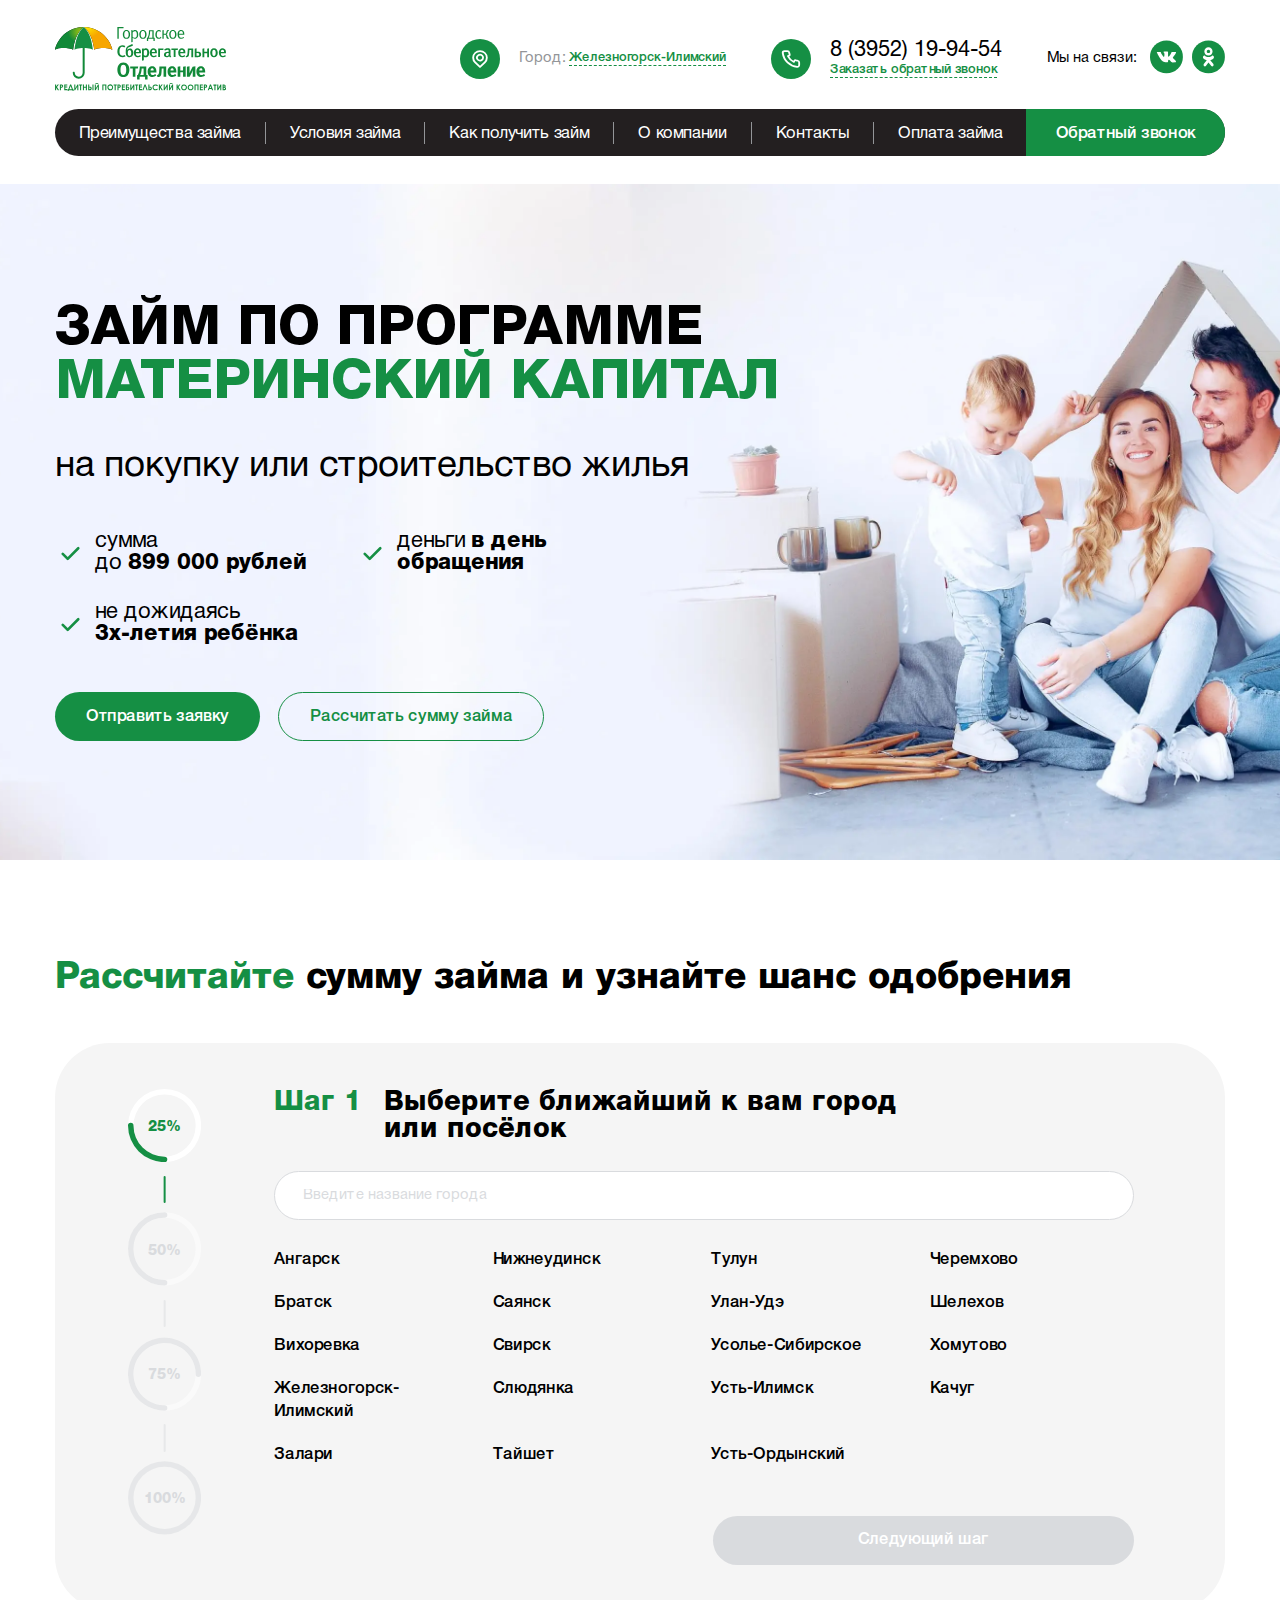
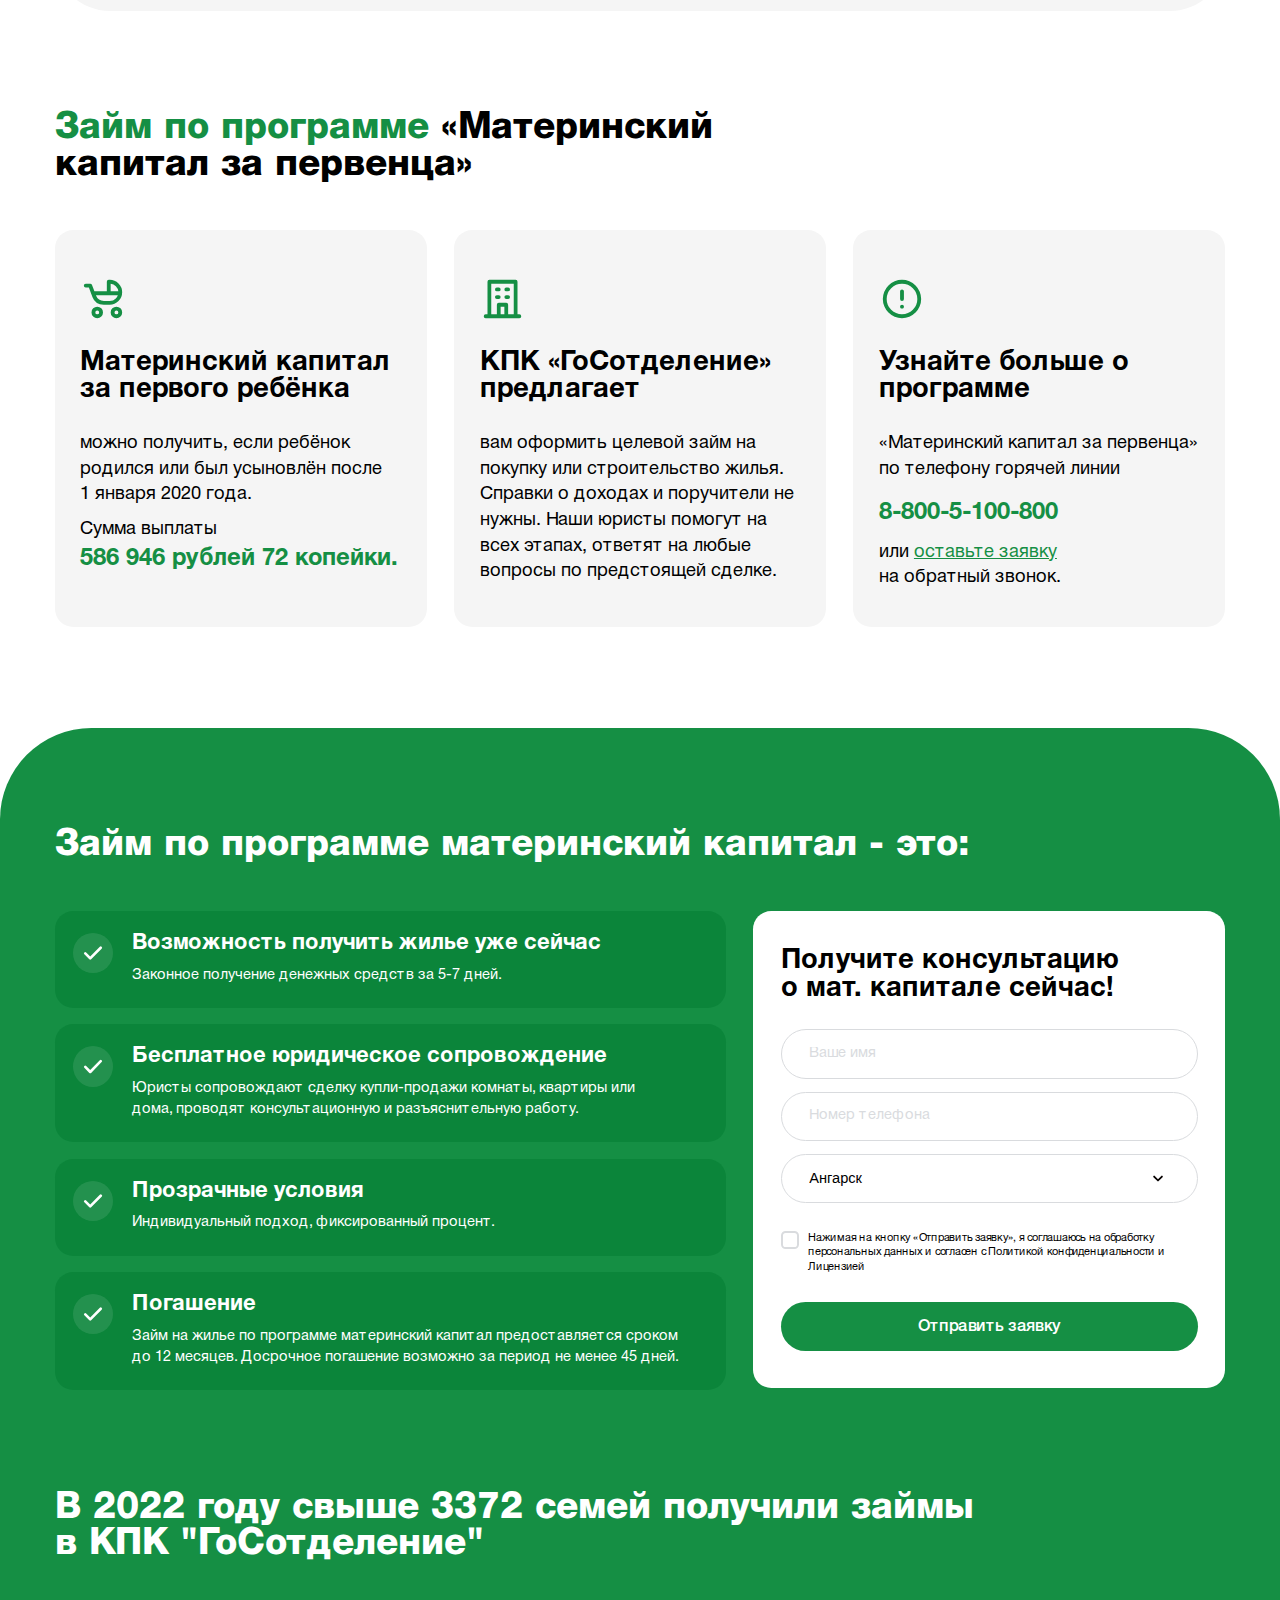
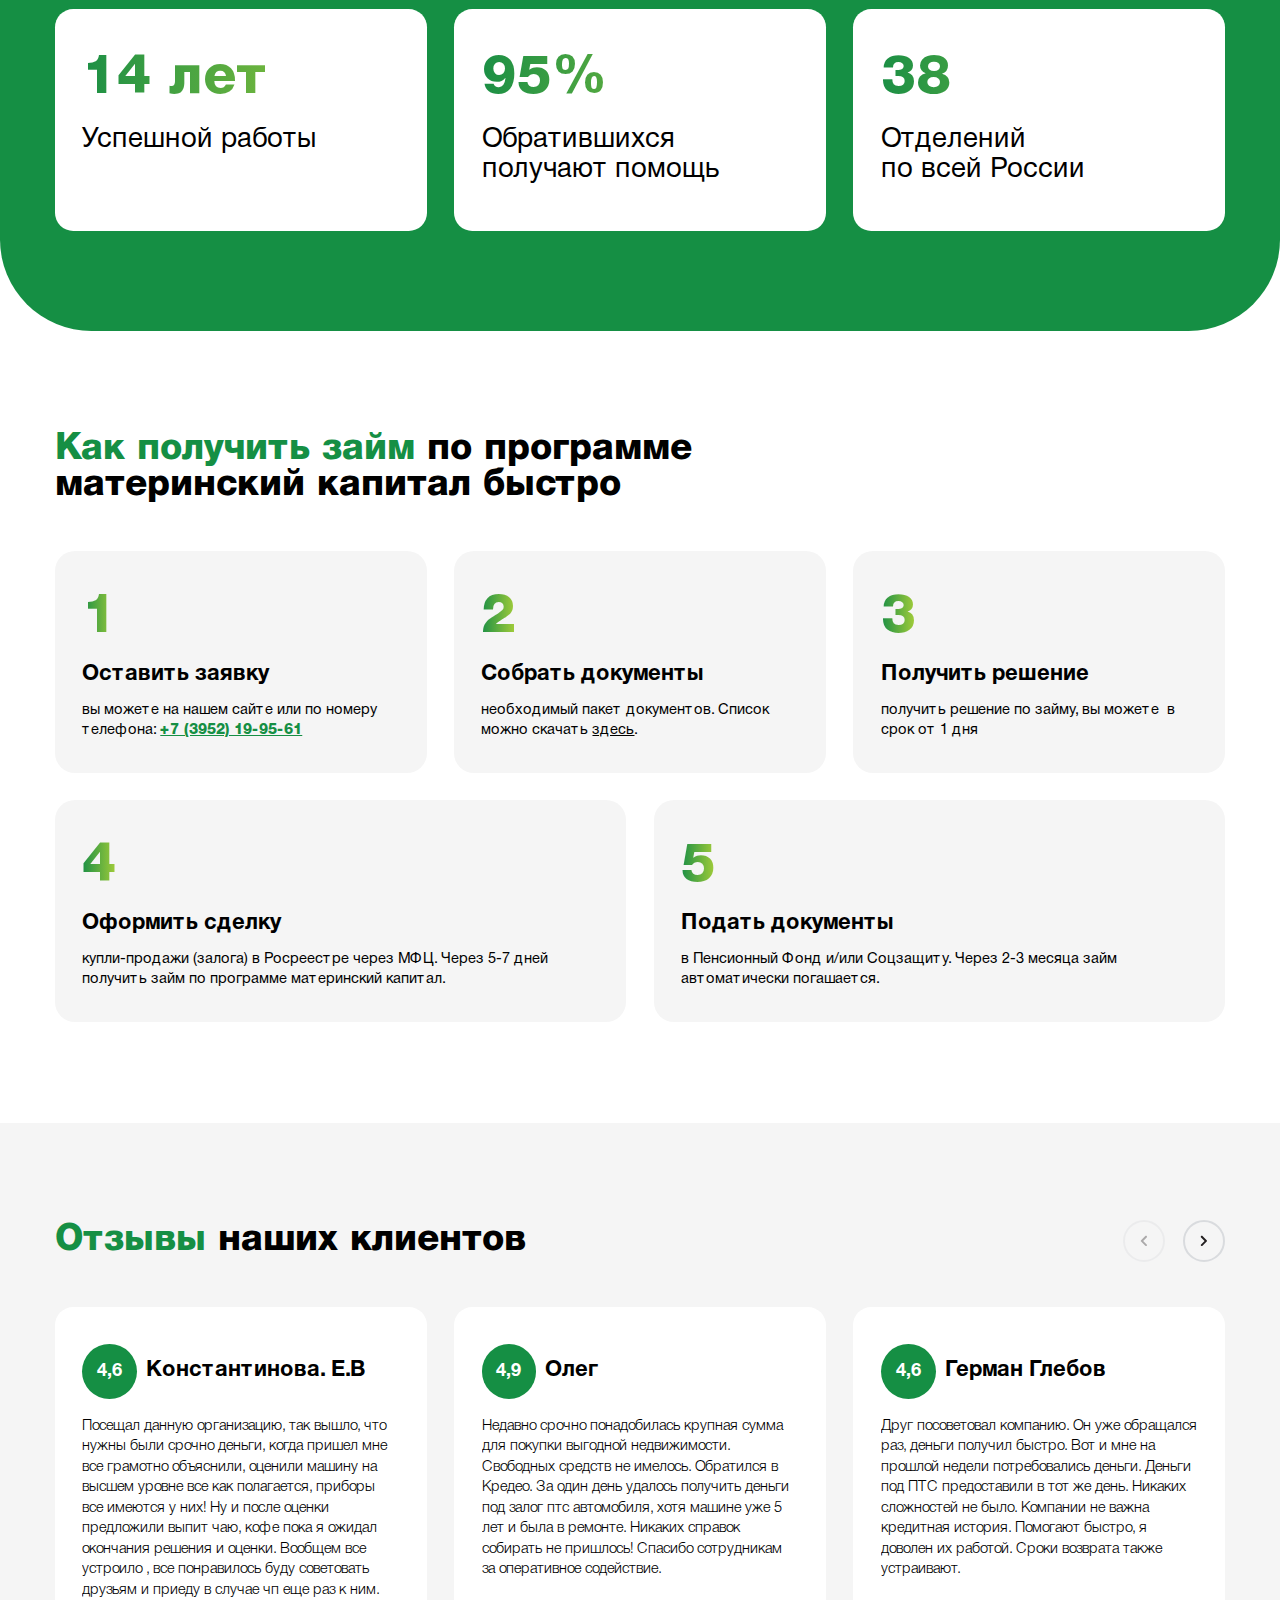
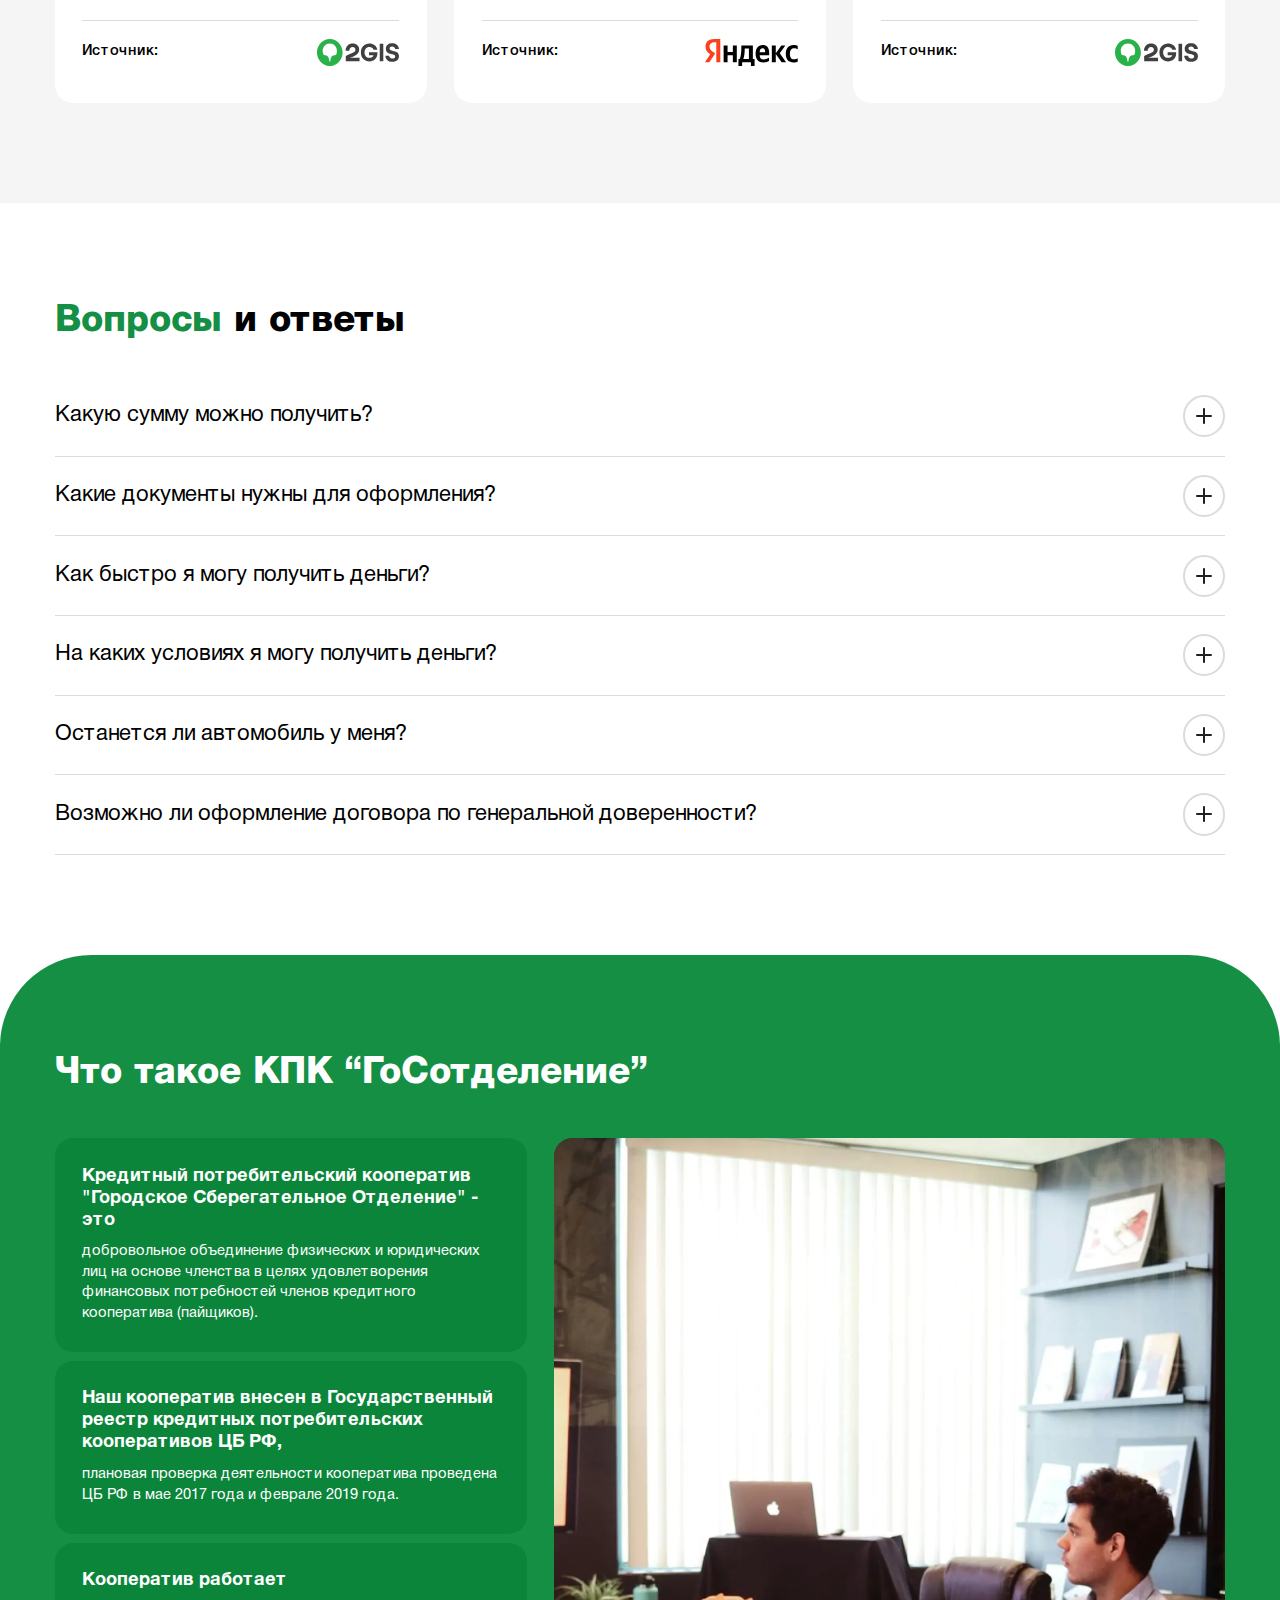
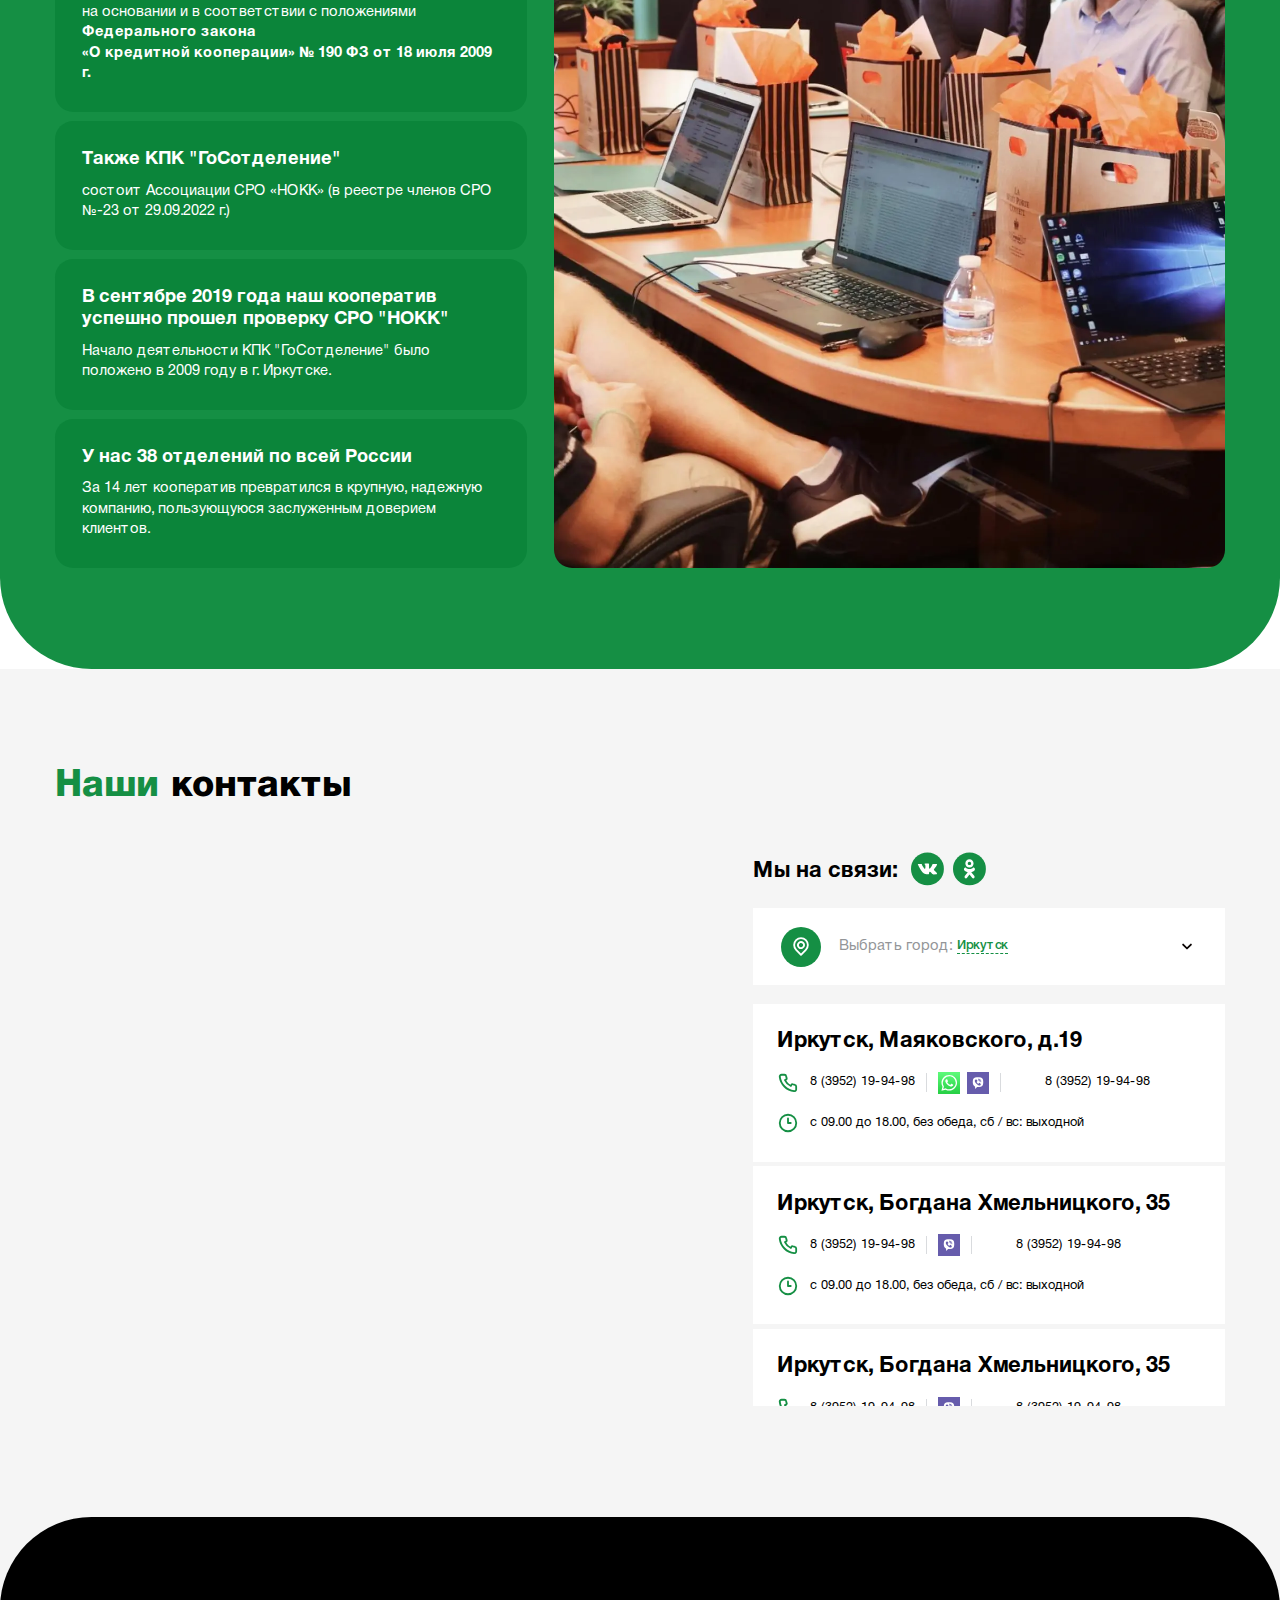
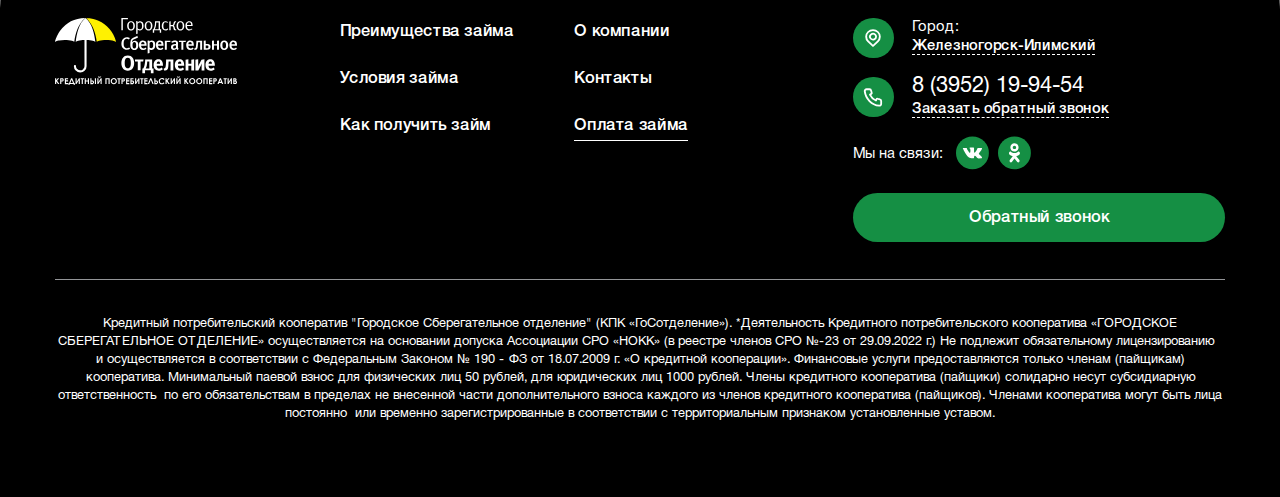
<file: index.html>
<!DOCTYPE html>
<html lang="ru">

<head>
    <meta charset="UTF-8">
    <meta name="viewport" content="width=device-width, initial-scale=1.0">
    <meta name="description" content="">
    <meta name="keywords" content="">
    <link rel="stylesheet" href="css/libs.min.css">
    <link rel="stylesheet" href="css/style.min.css">
    <script src="https://api-maps.yandex.ru/2.1/?lang=ru_RU&amp;apikey=9133eb49-3a97-4b2d-90be-6b80a97a5036" type="text/javascript"></script>
    <title>Главная</title>
</head>


<body class="m-page">
    <div class="wrapper">
        <header class="header">
            <div class="container">
                <div class="header__top">
                    <div class="header__mob">
                        <a href="" class="header__logo">
                            <img class="_view1" src="img/logo.svg" alt="">
                            <img class="_view2" src="img/logo2.svg" alt="">
                        </a>
                        <button class="burger _toggle-menu">
                            <img src="img/burger.svg" alt="">
                        </button>
                    </div>


                    <div class="header-contacts">
                        <div class="header-contacts__address">
                            <span class="header-contacts__address-icon">
                    <img class="_view1" src="img/marker.svg" alt="">
                    <img class="_view2" src="img/marker2.svg" alt="">
                </span>
                            <span class="header-contacts__address-title text16">Город:</span>
                            <span class="header-contacts__address-city text14" data-modal="cityModal">Железногорск-Илимский</span>
                        </div>
                        <div class="header-contacts__phone">
                            <span class="header-contacts__phone-icon">
                    <img src="img/phone.svg" alt="">
                </span>
                            <div class="header-contacts__phone-content">
                                <a href="" class="header-contacts__phone-tel text24">
                                    8 (3952) 19-94-54
                                </a>
                                <button class="header-contacts__phone-btn text14">
                                    Заказать обратный звонок
                                </button>
                            </div>
                        </div>
                        <div class="socials">
                            <div class="socials__title text16">Мы на связи:</div>
                            <div class="socials__items">
                                <a href="" class="socials__item">
                                    <svg width="36" height="37" viewBox="0 0 36 37" fill="none" xmlns="http://www.w3.org/2000/svg">
                                        <rect y="0.5" width="36" height="36" rx="18" fill="#158F44" />
                                        <path fill-rule="evenodd" clip-rule="evenodd" d="M17.7747 24.4497H19.0299C19.0299 24.4497 19.4089 24.4078 19.6028 24.199C19.7809 24.007 19.7752 23.6467 19.7752 23.6467C19.7752 23.6467 19.7507 21.9597 20.5322 21.7113C21.303 21.4664 22.2925 23.3417 23.3412 24.0628C24.1343 24.6083 24.737 24.4889 24.737 24.4889L27.5414 24.4497C27.5414 24.4497 29.0084 24.359 28.3128 23.2037C28.2559 23.1093 27.9076 22.3491 26.2275 20.7871C24.4689 19.1523 24.7047 19.4168 26.8229 16.5889C28.1129 14.8667 28.6286 13.8154 28.4674 13.3651C28.3139 12.9361 27.365 13.0494 27.365 13.0494L24.2074 13.069C24.2074 13.069 23.9732 13.0371 23.7997 13.1411C23.63 13.2428 23.521 13.4804 23.521 13.4804C23.521 13.4804 23.0211 14.8129 22.3548 15.9464C20.9488 18.3378 20.3865 18.4644 20.1566 18.3157C19.6219 17.9695 19.7555 16.9255 19.7555 16.1835C19.7555 13.8659 20.1065 12.8996 19.0721 12.6495C18.7289 12.5665 18.4761 12.5116 17.5983 12.5027C16.4715 12.4912 15.5181 12.5061 14.9781 12.7711C14.6189 12.9473 14.3417 13.3399 14.5106 13.3624C14.7194 13.3903 15.1919 13.4902 15.4425 13.8317C15.7661 14.2728 15.7548 15.2629 15.7548 15.2629C15.7548 15.2629 15.9408 17.9911 15.3206 18.3299C14.895 18.5623 14.3111 18.0878 13.0576 15.9182C12.4154 14.8069 11.9304 13.5783 11.9304 13.5783C11.9304 13.5783 11.837 13.3487 11.6702 13.2259C11.4678 13.077 11.1851 13.0298 11.1851 13.0298L8.18447 13.0494C8.18447 13.0494 7.73412 13.062 7.56863 13.2582C7.4214 13.4329 7.55687 13.7937 7.55687 13.7937C7.55687 13.7937 9.9059 19.2986 12.566 22.0728C15.0053 24.6166 17.7747 24.4497 17.7747 24.4497Z" fill="white" />
                                    </svg>
                                </a>
                                <a href="" class="socials__item">
                                    <svg width="36" height="37" viewBox="0 0 36 37" fill="none" xmlns="http://www.w3.org/2000/svg">
                                        <rect y="0.5" width="36" height="36" rx="18" fill="#158F44" />
                                        <path d="M18 8C15.5147 8 13.5 10.0147 13.5 12.4999C13.5 14.9852 15.5147 17 18 17C20.4853 17 22.5 14.9852 22.5 12.4999C22.5 10.0147 20.4853 8 18 8ZM18 14.3602C16.9727 14.3602 16.1398 13.5273 16.1398 12.5C16.1398 11.4726 16.9727 10.6398 18 10.6398C19.0273 10.6398 19.8602 11.4726 19.8602 12.5C19.8602 13.5273 19.0273 14.3602 18 14.3602Z" fill="white" />
                                        <path d="M19.9714 22.0226C22.1083 21.4874 23.3888 20.2433 23.4566 20.1765C24.0819 19.56 24.1823 18.437 23.6808 17.6681C23.1794 16.8994 22.2661 16.7759 21.6406 17.3923C21.6274 17.4054 20.2616 18.6935 18.0144 18.6954C15.7673 18.6935 14.3726 17.4054 14.3594 17.3923C13.7339 16.7759 12.8206 16.8994 12.3192 17.6681C11.8177 18.437 11.9181 19.56 12.5434 20.1765C12.6121 20.2442 13.9455 21.5208 16.1423 22.0434L13.0807 25.9772C12.5243 26.6866 12.541 27.8161 13.118 28.5002C13.3996 28.8341 13.7626 29 14.1253 29C14.5056 29 14.8854 28.8173 15.1702 28.4542L18.0145 24.7292L21.146 28.4783C21.7134 29.1748 22.6322 29.1736 23.1985 28.4763C23.7649 27.779 23.7642 26.6492 23.1969 25.9529L19.9714 22.0226Z" fill="white" />
                                    </svg>
                                </a>
                            </div>
                        </div>

                    </div>
                </div>

                <div class="menu">
                    <button class="menu__close _toggle-menu">
                        <img src="img/burger2.svg" alt="">
                    </button>
                    <nav class="nav">
                        <a href="" class="nav__link"><span>Преимущества займа</span></a>
                        <a href="" class="nav__link"><span>Условия займа</span></a>
                        <a href="" class="nav__link"><span>Как получить займ</span></a>
                        <a href="" class="nav__link"><span>О компании</span></a>
                        <a href="" class="nav__link"><span>Контакты</span></a>
                        <a href="" class="nav__link"><span>Оплата займа</span></a>
                    </nav>
                    <button class="menu__btn m-btn m-btn-green">
                        <span>Обратный звонок</span>
                    </button>

                    <div class="menu-contacts">
                        <div class="header-contacts__phone">
                            <span class="header-contacts__phone-icon">
                    <img src="img/phone.svg" alt="">
                </span>
                            <div class="header-contacts__phone-content">
                                <a href="" class="header-contacts__phone-tel text24">
                                    8 (3952) 19-94-54
                                </a>
                                <button class="header-contacts__phone-btn text14">
                                    Заказать обратный звонок
                                </button>
                            </div>
                        </div>
                        <div class="socials">
                            <div class="socials__title text16">Мы на связи:</div>
                            <div class="socials__items">
                                <a href="" class="socials__item">
                                    <svg width="36" height="37" viewBox="0 0 36 37" fill="none" xmlns="http://www.w3.org/2000/svg">
                                        <rect y="0.5" width="36" height="36" rx="18" fill="#158F44" />
                                        <path fill-rule="evenodd" clip-rule="evenodd" d="M17.7747 24.4497H19.0299C19.0299 24.4497 19.4089 24.4078 19.6028 24.199C19.7809 24.007 19.7752 23.6467 19.7752 23.6467C19.7752 23.6467 19.7507 21.9597 20.5322 21.7113C21.303 21.4664 22.2925 23.3417 23.3412 24.0628C24.1343 24.6083 24.737 24.4889 24.737 24.4889L27.5414 24.4497C27.5414 24.4497 29.0084 24.359 28.3128 23.2037C28.2559 23.1093 27.9076 22.3491 26.2275 20.7871C24.4689 19.1523 24.7047 19.4168 26.8229 16.5889C28.1129 14.8667 28.6286 13.8154 28.4674 13.3651C28.3139 12.9361 27.365 13.0494 27.365 13.0494L24.2074 13.069C24.2074 13.069 23.9732 13.0371 23.7997 13.1411C23.63 13.2428 23.521 13.4804 23.521 13.4804C23.521 13.4804 23.0211 14.8129 22.3548 15.9464C20.9488 18.3378 20.3865 18.4644 20.1566 18.3157C19.6219 17.9695 19.7555 16.9255 19.7555 16.1835C19.7555 13.8659 20.1065 12.8996 19.0721 12.6495C18.7289 12.5665 18.4761 12.5116 17.5983 12.5027C16.4715 12.4912 15.5181 12.5061 14.9781 12.7711C14.6189 12.9473 14.3417 13.3399 14.5106 13.3624C14.7194 13.3903 15.1919 13.4902 15.4425 13.8317C15.7661 14.2728 15.7548 15.2629 15.7548 15.2629C15.7548 15.2629 15.9408 17.9911 15.3206 18.3299C14.895 18.5623 14.3111 18.0878 13.0576 15.9182C12.4154 14.8069 11.9304 13.5783 11.9304 13.5783C11.9304 13.5783 11.837 13.3487 11.6702 13.2259C11.4678 13.077 11.1851 13.0298 11.1851 13.0298L8.18447 13.0494C8.18447 13.0494 7.73412 13.062 7.56863 13.2582C7.4214 13.4329 7.55687 13.7937 7.55687 13.7937C7.55687 13.7937 9.9059 19.2986 12.566 22.0728C15.0053 24.6166 17.7747 24.4497 17.7747 24.4497Z" fill="white" />
                                    </svg>
                                </a>
                                <a href="" class="socials__item">
                                    <svg width="36" height="37" viewBox="0 0 36 37" fill="none" xmlns="http://www.w3.org/2000/svg">
                                        <rect y="0.5" width="36" height="36" rx="18" fill="#158F44" />
                                        <path d="M18 8C15.5147 8 13.5 10.0147 13.5 12.4999C13.5 14.9852 15.5147 17 18 17C20.4853 17 22.5 14.9852 22.5 12.4999C22.5 10.0147 20.4853 8 18 8ZM18 14.3602C16.9727 14.3602 16.1398 13.5273 16.1398 12.5C16.1398 11.4726 16.9727 10.6398 18 10.6398C19.0273 10.6398 19.8602 11.4726 19.8602 12.5C19.8602 13.5273 19.0273 14.3602 18 14.3602Z" fill="white" />
                                        <path d="M19.9714 22.0226C22.1083 21.4874 23.3888 20.2433 23.4566 20.1765C24.0819 19.56 24.1823 18.437 23.6808 17.6681C23.1794 16.8994 22.2661 16.7759 21.6406 17.3923C21.6274 17.4054 20.2616 18.6935 18.0144 18.6954C15.7673 18.6935 14.3726 17.4054 14.3594 17.3923C13.7339 16.7759 12.8206 16.8994 12.3192 17.6681C11.8177 18.437 11.9181 19.56 12.5434 20.1765C12.6121 20.2442 13.9455 21.5208 16.1423 22.0434L13.0807 25.9772C12.5243 26.6866 12.541 27.8161 13.118 28.5002C13.3996 28.8341 13.7626 29 14.1253 29C14.5056 29 14.8854 28.8173 15.1702 28.4542L18.0145 24.7292L21.146 28.4783C21.7134 29.1748 22.6322 29.1736 23.1985 28.4763C23.7649 27.779 23.7642 26.6492 23.1969 25.9529L19.9714 22.0226Z" fill="white" />
                                    </svg>
                                </a>
                            </div>
                        </div>

                    </div>
                </div>
                <div class="menu__bg _toggle-menu"></div>
            </div>

        </header>
        <main class="content">

            <div class="main">
                <div class="container">
                    <div class="main__content">
                        <h1 class="h1">
                            ЗАЙМ ПО ПРОГРАММЕ <span>МАТЕРИНСКИЙ КАПИТАЛ</span>
                        </h1>
                        <div class="main__desc">
                            <div class="text40 text24-tablet">на покупку или строительство жилья</div>
                        </div>
                        <div class="main__items">
                            <div class="main__item">
                                <div class="text24">
                                    сумма <br>
                    до <b>899 000 рублей</b>
                                </div>
                            </div>
                            <div class="main__item">
                                <div class="text24">
                                    деньги <b>в день обращения</b>
                                </div>
                            </div>
                            <div class="main__item">
                                <div class="text24">
                                    не дожидаясь <br>
                                    <b>3х-летия ребёнка</b>
                                </div>
                            </div>
                        </div>
                        <div class="main__nav">
                            <button class="main__btn m-btn m-btn-green">
                                <span>Отправить заявку</span>
                            </button>
                            <button class="main__btn m-btn m-btn-green-outline">
                                <span>Рассчитать сумму займа</span>
                            </button>
                        </div>
                    </div>
                </div>
                <div class="main__img">
                    <img class="_view1" src="img/main-img.webp" alt="">
                    <img class="_view2" src="img/main-img2.webp" alt="">
                </div>

            </div>

            <div class="calc">
                <div class="container">
                    <div class="h2">
                        <span>Рассчитайте</span> сумму займа и узнайте шанс одобрения
                    </div>

                    <form class="calc__wrap">
                        <div class="calc-progress">
                            <div data-step="1" class="calc-progress__item _filled">
                                <svg width="80" height="80" viewBox="0 0 80 80" fill="none" xmlns="http://www.w3.org/2000/svg">
                                    <path d="M40 77C35.1411 77 30.3298 76.043 25.8407 74.1835C21.3517 72.3241 17.2728 69.5987 13.837 66.1629C10.4013 62.7272 7.67588 58.6483 5.81646 54.1593C3.95703 49.6702 3 44.8589 3 40C3 35.1411 3.95703 30.3298 5.81646 25.8407C7.67588 21.3517 10.4013 17.2728 13.8371 13.837C17.2728 10.4013 21.3517 7.67588 25.8407 5.81645C30.3298 3.95703 35.1411 3 40 3C44.8589 3 49.6702 3.95704 54.1593 5.81646C58.6483 7.67589 62.7272 10.4013 66.163 13.8371C69.5987 17.2728 72.3241 21.3517 74.1835 25.8407C76.043 30.3298 77 35.1411 77 40C77 44.8589 76.043 49.6703 74.1835 54.1593C72.3241 58.6483 69.5987 62.7272 66.1629 66.163C62.7272 69.5987 58.6483 72.3241 54.1593 74.1835C49.6702 76.043 44.8589 77 40 77L40 77Z" stroke="white" stroke-width="6" />
                                    <path class="_fill" d="M40 77C35.1411 77 30.3298 76.043 25.8407 74.1835C21.3517 72.3241 17.2728 69.5987 13.837 66.1629C10.4013 62.7272 7.67588 58.6483 5.81646 54.1593C3.95703 49.6702 3 44.8589 3 40" stroke="#D9DBDE" stroke-width="6" stroke-linecap="round" stroke-linejoin="round" />
                                </svg>
                                <div class="calc-progress__num text16 extra-bold-text">
                                    25%
                                </div>
                            </div>
                            <div data-step="2" class="calc-progress__item">
                                <svg width="80" height="81" viewBox="0 0 80 81" fill="none" xmlns="http://www.w3.org/2000/svg">
                                    <path d="M40 77.3333C35.1411 77.3333 30.3298 76.3762 25.8407 74.5168C21.3517 72.6574 17.2728 69.932 13.837 66.4962C10.4013 63.0604 7.67588 58.9816 5.81646 54.4925C3.95703 50.0035 3 45.1922 3 40.3332C3 35.4743 3.95703 30.663 5.81646 26.174C7.67588 21.6849 10.4013 17.6061 13.8371 14.1703C17.2728 10.7345 21.3517 8.00913 25.8407 6.14971C30.3298 4.29028 35.1411 3.33325 40 3.33325C44.8589 3.33325 49.6702 4.29029 54.1593 6.14971C58.6483 8.00914 62.7272 10.7345 66.163 14.1703C69.5987 17.6061 72.3241 21.6849 74.1835 26.174C76.043 30.663 77 35.4744 77 40.3333C77 45.1922 76.043 50.0035 74.1835 54.4925C72.3241 58.9816 69.5987 63.0604 66.1629 66.4962C62.7272 69.932 58.6483 72.6574 54.1593 74.5168C49.6702 76.3762 44.8589 77.3333 40 77.3333L40 77.3333Z" stroke="white" stroke-width="6" />
                                    <path class="_fill" d="M40 77.3333C30.187 77.3333 20.7759 73.435 13.837 66.4962C6.8982 59.5574 3 50.1463 3 40.3333C3 30.5202 6.8982 21.1091 13.837 14.1703C20.7759 7.23145 30.187 3.33325 40 3.33325" stroke="#D9DBDE" stroke-width="6" stroke-linecap="round" stroke-linejoin="round" />
                                </svg>
                                <div class="calc-progress__num text16 extra-bold-text">
                                    50%
                                </div>
                            </div>
                            <div data-step="3" class="calc-progress__item">
                                <svg width="80" height="81" viewBox="0 0 80 81" fill="none" xmlns="http://www.w3.org/2000/svg">
                                    <path d="M40 77.6667C35.1411 77.6667 30.3298 76.7097 25.8407 74.8503C21.3517 72.9909 17.2728 70.2655 13.837 66.8297C10.4013 63.3939 7.67588 59.3151 5.81646 54.826C3.95703 50.337 3 45.5257 3 40.6667C3 35.8078 3.95703 30.9965 5.81646 26.5075C7.67588 22.0184 10.4013 17.9396 13.8371 14.5038C17.2728 11.068 21.3517 8.34263 25.8407 6.4832C30.3298 4.62378 35.1411 3.66675 40 3.66675C44.8589 3.66675 49.6702 4.62378 54.1593 6.48321C58.6483 8.34263 62.7272 11.068 66.163 14.5038C69.5987 17.9396 72.3241 22.0184 74.1835 26.5075C76.043 30.9965 77 35.8078 77 40.6668C77 45.5257 76.043 50.337 74.1835 54.826C72.3241 59.3151 69.5987 63.3939 66.1629 66.8297C62.7272 70.2655 58.6483 72.9909 54.1593 74.8503C49.6702 76.7097 44.8589 77.6667 40 77.6667L40 77.6667Z" stroke="white" stroke-width="6" />
                                    <path class="_fill" d="M40 77.6667C32.6821 77.6667 25.5285 75.4967 19.4439 71.4311C13.3593 67.3655 8.6169 61.5869 5.81646 54.826C3.01601 48.0652 2.28329 40.6257 3.71095 33.4484C5.1386 26.2711 8.66251 19.6783 13.8371 14.5038C19.0116 9.32925 25.6044 5.80534 32.7817 4.37769C39.959 2.95004 47.3984 3.68276 54.1593 6.48321C60.9202 9.28365 66.6988 14.026 70.7644 20.1107C74.83 26.1953 77 33.3488 77 40.6668" stroke="#D9DBDE" stroke-width="6" stroke-linecap="round" stroke-linejoin="round" />
                                </svg>
                                <div class="calc-progress__num text16 extra-bold-text">
                                    75%
                                </div>
                            </div>
                            <div data-step="4" class="calc-progress__item">
                                <svg width="80" height="81" viewBox="0 0 80 81" fill="none" xmlns="http://www.w3.org/2000/svg">
                                    <path class="_fill" d="M40 77.3333C35.1411 77.3333 30.3298 76.3762 25.8407 74.5168C21.3517 72.6574 17.2728 69.932 13.837 66.4962C10.4013 63.0604 7.67588 58.9816 5.81646 54.4925C3.95703 50.0035 3 45.1922 3 40.3332C3 35.4743 3.95703 30.663 5.81646 26.174C7.67588 21.6849 10.4013 17.6061 13.8371 14.1703C17.2728 10.7345 21.3517 8.00913 25.8407 6.14971C30.3298 4.29028 35.1411 3.33325 40 3.33325C44.8589 3.33325 49.6702 4.29029 54.1593 6.14971C58.6483 8.00914 62.7272 10.7345 66.163 14.1703C69.5987 17.6061 72.3241 21.6849 74.1835 26.174C76.043 30.663 77 35.4744 77 40.3333C77 45.1922 76.043 50.0035 74.1835 54.4925C72.3241 58.9816 69.5987 63.0604 66.1629 66.4962C62.7272 69.932 58.6483 72.6574 54.1593 74.5168C49.6702 76.3762 44.8589 77.3333 40 77.3333L40 77.3333Z" stroke="#D9DBDE" stroke-width="6" />
                                </svg>
                                <div class="calc-progress__num text16 extra-bold-text">
                                    100%
                                </div>
                            </div>
                        </div>
                        <div class="calc__steps">
                            <div class="calc-step _active" data-step="1">
                                <div class="calc-step__top">
                                    <div class="calc-step__num h3"><span>Шаг 1</span></div>
                                    <div class="h3">Выберите ближайший к вам город или посёлок</div>
                                </div>
                                <div class="calc-cities">
                                    <div class="fg">
                                        <input class="_city-field" type="text" placeholder="Введите название города">
                                    </div>
                                    <div class="calc-cities__items">
                                        <div class="calc-cities__item"><span>Ангарск</span></div>
                                        <div class="calc-cities__item"><span>Нижнеудинск</span></div>
                                        <div class="calc-cities__item"><span>Тулун</span></div>
                                        <div class="calc-cities__item"><span>Черемхово</span></div>
                                        <div class="calc-cities__item"><span>Братск</span></div>
                                        <div class="calc-cities__item"><span>Саянск</span></div>
                                        <div class="calc-cities__item"><span>Улан-Удэ</span></div>
                                        <div class="calc-cities__item"><span>Шелехов</span></div>
                                        <div class="calc-cities__item"><span>Вихоревка</span></div>
                                        <div class="calc-cities__item"><span>Свирск</span></div>
                                        <div class="calc-cities__item"><span>Усолье-Сибирское</span></div>
                                        <div class="calc-cities__item"><span>Хомутово</span></div>
                                        <div class="calc-cities__item"><span>Железногорск-Илимский</span></div>
                                        <div class="calc-cities__item"><span>Слюдянка</span></div>
                                        <div class="calc-cities__item"><span>Усть-Илимск</span></div>
                                        <div class="calc-cities__item"><span>Качуг</span></div>
                                        <div class="calc-cities__item"><span>Залари</span></div>
                                        <div class="calc-cities__item"><span>Тайшет</span></div>
                                        <div class="calc-cities__item"><span>Усть-Ордынский</span></div>
                                    </div>
                                </div>
                                <div class="calc-step__nav">
                                    <button type="button" disabled class="_got-to-step2 m-btn m-btn-green">
                                        <span>Следующий шаг</span>
                                    </button>
                                </div>
                            </div>
                            <div class="calc-step" data-step="2">
                                <div class="calc-step__top">
                                    <div class="calc-step__num h3"><span>Шаг 2</span></div>
                                    <div class="h3">Какой сертификат у вас есть?</div>
                                </div>
                                <div class="calc-step__desc">
                                    <div class="text16 text14-tablet gray-text">Вы можете выбрать несколько вариантов</div>
                                </div>
                                <div class="calc-certificates">
                                    <div class="m-check">
                                        <input type="checkbox" name="certificates" data-name="certificates" data-value="100000">
                                        <label><span>Материнский капитал на первого ребёнка</span></label>
                                    </div>
                                    <div class="m-check">
                                        <input type="checkbox" name="certificates" data-name="certificates" data-value="100000">
                                        <label><span>Материнский капитал на второго и последующего ребёнка</span></label>
                                    </div>
                                    <div class="m-check">
                                        <input type="checkbox" name="certificates" data-name="certificates" data-value="100000">
                                        <label><span>Региональный материнский капитал</span></label>
                                    </div>
                                    <div class="m-check">
                                        <input type="checkbox" name="certificates" data-name="certificates" data-value="100000">
                                        <label><span>Господдержка на третьего ребёнка</span></label>
                                    </div>
                                    <div class="m-check">
                                        <input type="checkbox" name="certificates" data-name="certificates" data-value="100000">
                                        <label><span>У меня несколько сертификатов</span></label>
                                    </div>
                                    <div class="m-check">
                                        <input type="checkbox" name="certificates" data-name="certificates" data-value="100000">
                                        <label><span>Сертификата пока нет</span></label>
                                    </div>
                                </div>
                                <div class="calc-step__nav">
                                    <button type="button" class="_got-to-step1 m-btn m-btn-green-outline">
                                        <span>Назад</span>
                                    </button>
                                    <button type="button" disabled class="_got-to-step3 m-btn m-btn-green">
                                        <span>Следующий шаг</span>
                                    </button>
                                </div>
                            </div>
                            <div class="calc-step" data-step="3">
                                <div class="calc-step__top">
                                    <div class="calc-step__num h3"><span>Шаг 3</span></div>
                                    <div class="h3">На что вы планируете потратить материнский капитал?</div>
                                </div>
                                <div class="calc-step__desc">
                                    <div class="text16 text14-tablet gray-text">Вы можете выбрать только 1 вариант</div>
                                </div>
                                <div class="calc-certificates">
                                    <div class="m-radio">
                                        <input type="radio" name="useFor" data-name="useFor">
                                        <label><span>На покупку квартиры</span></label>
                                    </div>
                                    <div class="m-radio">
                                        <input type="radio" name="useFor" data-name="useFor">
                                        <label><span>На участие в долевом строительстве</span></label>
                                    </div>
                                    <div class="m-radio">
                                        <input type="radio" name="useFor" data-name="useFor">
                                        <label><span>На покупку жилого дома</span></label>
                                    </div>
                                    <div class="m-radio">
                                        <input type="radio" name="useFor" data-name="useFor">
                                        <label><span>На строительство жилого дома</span></label>
                                    </div>
                                    <div class="m-radio">
                                        <input type="radio" name="useFor" data-name="useFor">
                                        <label><span>На покупку комнаты в коммунальной квартире или общежитии</span></label>
                                    </div>
                                    <div class="m-radio">
                                        <input type="radio" name="useFor" data-name="useFor">
                                        <label><span>На выкуп доли в квартире до полного объекта</span></label>
                                    </div>
                                </div>
                                <div class="calc-step__nav">
                                    <button type="button" class="_got-to-step3 m-btn m-btn-green-outline">
                                        <span>Назад</span>
                                    </button>
                                    <button type="button" disabled class="_got-to-step4 m-btn m-btn-green">
                                        <span>Следующий шаг</span>
                                    </button>
                                </div>
                            </div>
                            <div class="calc-step" data-step="4">
                                <div class="calc-step__top">
                                    <div class="calc-step__num h3"><span>Шаг 4</span></div>
                                    <div class="h3">
                                        Вам одобрен займ <br>
                    на сумму <span class="_sum">899 000 рублей</span>
                                    </div>
                                </div>
                                <div class="calc-step__grid grid2">
                                    <div class="calc-form">
                                        <div class="text30 text18-tablet medium-text">
                                            Оставьте заявку на займ
                                        </div>
                                        <div class="calc-form__fields">
                                            <div class="fg">
                                                <input type="text" placeholder="Ваше имя">
                                            </div>
                                            <div class="fg">
                                                <input type="tel" placeholder="Номер телефона">
                                            </div>
                                        </div>
                                        <div class="m-check _small">
                                            <input type="checkbox">
                                            <label><span>Нажимая на кнопку «Отправить заявку», я соглашаюсь на обработку персональных данных и согласен с Политикой конфиденциальности и Лицензией</span></label>
                                        </div>
                                        <button type="submit" class="calc-form__btn m-btn m-btn-green">
                                            <span>Отправить заявку</span>
                                        </button>
                                    </div>
                                    <div class="calc-info">
                                        <div class="calc-info__grid grid2">
                                            <div class="info-card">
                                                <img src="img/info-icon.svg" alt="" class="info-card__icon">
                                                <div class="info-card__text">
                                                    <div class="info-card__title text18 medium-text">Все сделки под контролем юриста</div>
                                                    <div class="info-card__desc text14">Также как базовый вектор развития позволяет выполнить важные задания по разработке системы массового участия.</div>
                                                </div>
                                            </div>

                                            <div class="info-card">
                                                <img src="img/info-icon2.svg" alt="" class="info-card__icon">
                                                <div class="info-card__text">
                                                    <div class="info-card__title text18 medium-text">Все бумажные работы мы берём на себя</div>
                                                    <div class="info-card__desc text14">Также как базовый вектор развития позволяет выполнить важные задания.</div>
                                                </div>
                                            </div>

                                        </div>
                                        <button type="button" class="_got-to-step3 calc-info__btn m-btn m-btn-green-outline">
                                            <span>Назад</span>
                                        </button>
                                    </div>
                                </div>
                            </div>
                        </div>
                    </form>

                </div>
            </div>

            <div class="credit">
                <div class="container">
                    <div class="credit__top">
                        <div class="h2">
                            <span>Займ по программе</span> «Материнский капитал за первенца»
                        </div>
                    </div>
                    <div class="credit__grid">
                        <div class="credit-card">
                            <img src="img/credit-icon.svg" alt="" class="credit-card__icon">
                            <div class="text30 text24-tablet bold-text">
                                Материнский капитал за первого ребёнка
                            </div>
                            <div class="credit-card__content">
                                <div class="credit-card__text">можно получить, если ребёнок родился или был усыновлён после  1 января 2020 года.</div>
                                <div class="credit-card__text">Сумма выплаты</div>
                                <div class="credit-card__num">
                                    586 946 рублей 72 копейки.
                                </div>
                            </div>
                        </div>
                        <div class="credit-card">
                            <img src="img/credit-icon2.svg" alt="" class="credit-card__icon">
                            <div class="text30 text24-tablet bold-text">
                                КПК «ГоСотделение» предлагает
                            </div>
                            <div class="credit-card__content">
                                <div class="credit-card__text">
                                    вам оформить целевой займ на покупку или строительство жилья. Справки о доходах и поручители
                                    не нужны. Наши юристы помогут
                                    на всех этапах, ответят на любые вопросы по предстоящей сделке.
                                </div>
                            </div>
                        </div>
                        <div class="credit-card">
                            <img src="img/credit-icon3.svg" alt="" class="credit-card__icon">
                            <div class="text30 text24-tablet bold-text">
                                Узнайте больше
                                о программе
                            </div>
                            <div class="credit-card__content">
                                <div class="credit-card__text">
                                    «Материнский капитал за первенца» по телефону горячей линии
                                </div>
                                <br>
                                <div class="credit-card__num">
                                    <a href="tel:88005100800 ">
                                        8-800-5-100-800
                                    </a>
                                </div>
                                <div class="credit-card__text">
                                    или <button>оставьте заявку</button>
                                    <br>
                    на обратный звонок.
                                </div>
                            </div>
                        </div>
                    </div>
                </div>

            </div>

            <div class="about">
                <div class="container">
                    <div class="h2">Займ по программе материнский капитал - это:</div>
                    <div class="about__grid">
                        <div class="about__col">
                            <div class="about__items">
                                <div class="about-item">
                                    <div class="about-item__title text24 bold-text">
                                        Возможность получить жилье уже сейчас
                                    </div>
                                    <div class="about-item__desc text16">
                                        Законное получение денежных средств за 5-7 дней.
                                    </div>
                                </div>

                                <div class="about-item">
                                    <div class="about-item__title text24 bold-text">
                                        Бесплатное юридическое сопровождение
                                    </div>
                                    <div class="about-item__desc text16">
                                        Юристы сопровождают сделку купли-продажи комнаты, квартиры или дома, проводят консультационную и разъяснительную работу.
                                    </div>
                                </div>

                                <div class="about-item">
                                    <div class="about-item__title text24 bold-text">
                                        Прозрачные условия
                                    </div>
                                    <div class="about-item__desc text16">
                                        Индивидуальный подход, фиксированный процент.
                                    </div>
                                </div>

                                <div class="about-item">
                                    <div class="about-item__title text24 bold-text">
                                        Погашение
                                    </div>
                                    <div class="about-item__desc text16">
                                        Займ на жилье по программе материнский капитал предоставляется сроком до 12 месяцев. Досрочное погашение возможно за период не менее 45 дней.
                                    </div>
                                </div>

                            </div>
                        </div>
                        <div class="about__col">
                            <form action="" class="feedback-form ">
                                <div class="text30 text22-tablet bold-text">
                                    Получите консультацию <br>
        о мат. капитале сейчас!
                                </div>
                                <div class="feedback-form__fields">
                                    <div class="fg">
                                        <input type="text" placeholder="Ваше имя">
                                    </div>
                                    <div class="fg">
                                        <input type="tel" placeholder="Номер телефона">
                                    </div>
                                    <div class="fg">
                                        <select>
                                            <!--                            <option selected disabled hidden>Выберите город</option>-->
                                            <option selected>Ангарск</option>
                                            <option>Братск</option>
                                            <option>Вихоревка</option>
                                            <option>Железногорск-Илимский</option>
                                            <option>Залари</option>
                                            <option>Нижнеудинск</option>
                                            <option>Саянск</option>
                                            <option>Свирск</option>
                                            <option>Слюдянка</option>
                                            <option>Тайшет</option>
                                            <option>Тулун</option>
                                            <option>Улан-Удэ</option>
                                            <option>Усолье-Сибирское</option>
                                            <option>Усть-Илимск</option>
                                            <option>Усть-Ордынский</option>
                                            <option>Черемхово</option>
                                            <option>Шелехов</option>
                                            <option>Хомутово</option>
                                            <option>Качуг</option>
                                        </select>
                                    </div>
                                </div>
                                <div class="m-check _small">
                                    <input type="checkbox">
                                    <label><span>Нажимая на кнопку «Отправить заявку», я соглашаюсь на обработку персональных данных и согласен с Политикой конфиденциальности и Лицензией</span></label>
                                </div>
                                <button type="submit" class="calc-form__btn m-btn m-btn-green">
                                    <span>Отправить заявку</span>
                                </button>

                                <div class="success-form">
                                    <img src="img/check3.svg" alt="" class="success-form__check">
                                    <div class="success-form__text">
                                        <div class="text30 text22-tablet">Спасибо, ваша заявка получена, мы позвоним вам в рабочее время.</div>
                                        <div class="text30 text22-tablet">Мы работаем с <span>9:00 до 19:00</span></div>
                                    </div>
                                    <div class="socials">
                                        <div class="socials__title">
                                            А пока можете посмотреть
                                            наши соц. сети
                                        </div>
                                        <div class="socials__items">
                                            <a href="" class="socials__item">
                                                <svg width="36" height="37" viewBox="0 0 36 37" fill="none" xmlns="http://www.w3.org/2000/svg">
                                                    <rect y="0.5" width="36" height="36" rx="18" fill="#158F44"></rect>
                                                    <path fill-rule="evenodd" clip-rule="evenodd" d="M17.7747 24.4497H19.0299C19.0299 24.4497 19.4089 24.4078 19.6028 24.199C19.7809 24.007 19.7752 23.6467 19.7752 23.6467C19.7752 23.6467 19.7507 21.9597 20.5322 21.7113C21.303 21.4664 22.2925 23.3417 23.3412 24.0628C24.1343 24.6083 24.737 24.4889 24.737 24.4889L27.5414 24.4497C27.5414 24.4497 29.0084 24.359 28.3128 23.2037C28.2559 23.1093 27.9076 22.3491 26.2275 20.7871C24.4689 19.1523 24.7047 19.4168 26.8229 16.5889C28.1129 14.8667 28.6286 13.8154 28.4674 13.3651C28.3139 12.9361 27.365 13.0494 27.365 13.0494L24.2074 13.069C24.2074 13.069 23.9732 13.0371 23.7997 13.1411C23.63 13.2428 23.521 13.4804 23.521 13.4804C23.521 13.4804 23.0211 14.8129 22.3548 15.9464C20.9488 18.3378 20.3865 18.4644 20.1566 18.3157C19.6219 17.9695 19.7555 16.9255 19.7555 16.1835C19.7555 13.8659 20.1065 12.8996 19.0721 12.6495C18.7289 12.5665 18.4761 12.5116 17.5983 12.5027C16.4715 12.4912 15.5181 12.5061 14.9781 12.7711C14.6189 12.9473 14.3417 13.3399 14.5106 13.3624C14.7194 13.3903 15.1919 13.4902 15.4425 13.8317C15.7661 14.2728 15.7548 15.2629 15.7548 15.2629C15.7548 15.2629 15.9408 17.9911 15.3206 18.3299C14.895 18.5623 14.3111 18.0878 13.0576 15.9182C12.4154 14.8069 11.9304 13.5783 11.9304 13.5783C11.9304 13.5783 11.837 13.3487 11.6702 13.2259C11.4678 13.077 11.1851 13.0298 11.1851 13.0298L8.18447 13.0494C8.18447 13.0494 7.73412 13.062 7.56863 13.2582C7.4214 13.4329 7.55687 13.7937 7.55687 13.7937C7.55687 13.7937 9.9059 19.2986 12.566 22.0728C15.0053 24.6166 17.7747 24.4497 17.7747 24.4497Z" fill="white"></path>
                                                </svg>
                                            </a>
                                            <a href="" class="socials__item">
                                                <svg width="36" height="37" viewBox="0 0 36 37" fill="none" xmlns="http://www.w3.org/2000/svg">
                                                    <rect y="0.5" width="36" height="36" rx="18" fill="#158F44"></rect>
                                                    <path d="M18 8C15.5147 8 13.5 10.0147 13.5 12.4999C13.5 14.9852 15.5147 17 18 17C20.4853 17 22.5 14.9852 22.5 12.4999C22.5 10.0147 20.4853 8 18 8ZM18 14.3602C16.9727 14.3602 16.1398 13.5273 16.1398 12.5C16.1398 11.4726 16.9727 10.6398 18 10.6398C19.0273 10.6398 19.8602 11.4726 19.8602 12.5C19.8602 13.5273 19.0273 14.3602 18 14.3602Z" fill="white"></path>
                                                    <path d="M19.9714 22.0226C22.1083 21.4874 23.3888 20.2433 23.4566 20.1765C24.0819 19.56 24.1823 18.437 23.6808 17.6681C23.1794 16.8994 22.2661 16.7759 21.6406 17.3923C21.6274 17.4054 20.2616 18.6935 18.0144 18.6954C15.7673 18.6935 14.3726 17.4054 14.3594 17.3923C13.7339 16.7759 12.8206 16.8994 12.3192 17.6681C11.8177 18.437 11.9181 19.56 12.5434 20.1765C12.6121 20.2442 13.9455 21.5208 16.1423 22.0434L13.0807 25.9772C12.5243 26.6866 12.541 27.8161 13.118 28.5002C13.3996 28.8341 13.7626 29 14.1253 29C14.5056 29 14.8854 28.8173 15.1702 28.4542L18.0145 24.7292L21.146 28.4783C21.7134 29.1748 22.6322 29.1736 23.1985 28.4763C23.7649 27.779 23.7642 26.6492 23.1969 25.9529L19.9714 22.0226Z" fill="white"></path>
                                                </svg>
                                            </a>
                                        </div>
                                    </div>
                                </div>
                            </form>



                        </div>
                    </div>

                    <div class="stat">
                        <div class="stat__top">
                            <div class="h2">
                                В 2022 году свыше 3372 семей получили займы
                                в КПК "ГоСотделение"
                            </div>
                        </div>
                        <div class="stat__grid">
                            <div class="stat-card">
                                <div class="stat-card__title h1 gradient-text">14 лет</div>
                                <div class="stat-card__desc">
                                    <div class="text30">Успешной работы</div>
                                </div>
                            </div>

                            <div class="stat-card">
                                <div class="stat-card__title h1 gradient-text">95%</div>
                                <div class="stat-card__desc">
                                    <div class="text30">Обратившихся получают помощь</div>
                                </div>
                            </div>

                            <div class="stat-card">
                                <div class="stat-card__title h1 gradient-text">38</div>
                                <div class="stat-card__desc">
                                    <div class="text30">Отделений <br> по всей России</div>
                                </div>
                            </div>

                        </div>
                    </div>
                </div>

            </div>

            <div class="how-get">
                <div class="container">
                    <div class="how-get__top">
                        <div class="h2">
                            <span>Как получить займ</span> по программе материнский капитал быстро
                        </div>
                    </div>
                    <div class="how-get__grid">
                        <div class="how-card ">
                            <div class="how-card__num h1 gradient-text">1</div>
                            <div class="how-card__text">
                                <div class="how-card__title text24 text20-tablet bold-text">
                                    Оставить заявку
                                </div>
                                <div class="how-card__desc text16">
                                    вы можете на нашем сайте или по номеру телефона: <a href="" class="extra-bold-text green-text">+7 (3952) 19-95-61</a>
                                </div>
                            </div>
                        </div>

                        <div class="how-card ">
                            <div class="how-card__num h1 gradient-text">2</div>
                            <div class="how-card__text">
                                <div class="how-card__title text24 text20-tablet bold-text">
                                    Собрать документы
                                </div>
                                <div class="how-card__desc text16">
                                    необходимый пакет документов. Список можно скачать <a href="">здесь</a>.
                                </div>
                            </div>
                        </div>

                        <div class="how-card ">
                            <div class="how-card__num h1 gradient-text">3</div>
                            <div class="how-card__text">
                                <div class="how-card__title text24 text20-tablet bold-text">
                                    Получить решение
                                </div>
                                <div class="how-card__desc text16">
                                    получить решение по займу, вы можете  в срок от 1 дня
                                </div>
                            </div>
                        </div>

                        <div class="how-card _big">
                            <div class="how-card__num h1 gradient-text">4</div>
                            <div class="how-card__text">
                                <div class="how-card__title text24 text20-tablet bold-text">
                                    Оформить сделку
                                </div>
                                <div class="how-card__desc text16">
                                    купли-продажи (залога) в Росреестре через МФЦ. Через 5-7 дней получить займ по программе материнский капитал.
                                </div>
                            </div>
                        </div>

                        <div class="how-card _big _big2">
                            <div class="how-card__num h1 gradient-text">5</div>
                            <div class="how-card__text">
                                <div class="how-card__title text24 text20-tablet bold-text">
                                    Подать документы
                                </div>
                                <div class="how-card__desc text16">
                                    в Пенсионный Фонд и/или Соцзащиту. Через 2-3 месяца займ автоматически погашается.
                                </div>
                            </div>
                        </div>

                    </div>
                </div>

            </div>

            <section class="reviews">
                <div class="container">
                    <h2 class="h2">
                        <span>Отзывы</span> наших клиентов
                    </h2>
                    <div class="reviews-slider slider">
                        <div class="reviews-slider__wrap">
                            <div class="swiper-container">
                                <div class="swiper-wrapper">
                                    <div class="swiper-slide">
                                        <div class="review-card">
                                            <div class="review-card__top">
                                                <div class="review-card__num">
                                                    <span>4,6</span>
                                                </div>
                                                <div class="review-card__name text24 text18-tablet bold-text">
                                                    Константинова. Е.В
                                                </div>
                                            </div>
                                            <div class="review-card__text">
                                                <div class="text16 text14-tablet lh140 light-text">
                                                    Посещал данную организацию, так вышло, что нужны были срочно деньги, когда пришел мне все грамотно объяснили, оценили машину на высшем уровне все как полагается, приборы все имеются у них! Ну и после оценки предложили выпит чаю, кофе пока я ожидал окончания решения и оценки. Вообщем все устроило , все понравилось буду советовать друзьям и приеду в случае чп еще раз к ним.
                                                </div>
                                            </div>
                                            <div class="review-card__site">
                                                <div class="text16 medium-text">
                                                    Источник:
                                                </div>
                                                <a href="" class="review-card__site-img">
                                                    <img src="img/site.svg" alt="">
                                                </a>
                                            </div>
                                        </div>

                                    </div>
                                    <div class="swiper-slide">
                                        <div class="review-card">
                                            <div class="review-card__top">
                                                <div class="review-card__num">
                                                    <span>4,9</span>
                                                </div>
                                                <div class="review-card__name text24 text18-tablet bold-text">
                                                    Олег
                                                </div>
                                            </div>
                                            <div class="review-card__text">
                                                <div class="text16 text14-tablet lh140 light-text">
                                                    Недавно срочно понадобилась крупная сумма для покупки выгодной недвижимости. Свободных средств не имелось. Обратился в Кредео. За один день удалось получить деньги под залог птс автомобиля, хотя машине уже 5 лет и была в ремонте. Никаких справок собирать не пришлось! Спасибо сотрудникам за оперативное содействие.
                                                </div>
                                            </div>
                                            <div class="review-card__site">
                                                <div class="text16 medium-text">
                                                    Источник:
                                                </div>
                                                <a href="" class="review-card__site-img">
                                                    <img src="img/site2.svg" alt="">
                                                </a>
                                            </div>
                                        </div>

                                    </div>
                                    <div class="swiper-slide">
                                        <div class="review-card">
                                            <div class="review-card__top">
                                                <div class="review-card__num">
                                                    <span>4,6</span>
                                                </div>
                                                <div class="review-card__name text24 text18-tablet bold-text">
                                                    Герман Глебов
                                                </div>
                                            </div>
                                            <div class="review-card__text">
                                                <div class="text16 text14-tablet lh140 light-text">
                                                    Друг посоветовал компанию. Он уже обращался раз, деньги получил быстро. Вот и мне на прошлой недели потребовались деньги. Деньги под ПТС предоставили в тот же день. Никаких сложностей не было. Компании не важна кредитная история. Помогают быстро, я доволен их работой. Сроки возврата также устраивают.
                                                </div>
                                            </div>
                                            <div class="review-card__site">
                                                <div class="text16 medium-text">
                                                    Источник:
                                                </div>
                                                <a href="" class="review-card__site-img">
                                                    <img src="img/site.svg" alt="">
                                                </a>
                                            </div>
                                        </div>

                                    </div>
                                    <div class="swiper-slide">
                                        <div class="review-card">
                                            <div class="review-card__top">
                                                <div class="review-card__num">
                                                    <span>4,9</span>
                                                </div>
                                                <div class="review-card__name text24 text18-tablet bold-text">
                                                    Олег
                                                </div>
                                            </div>
                                            <div class="review-card__text">
                                                <div class="text16 text14-tablet lh140 light-text">
                                                    Недавно срочно понадобилась крупная сумма для покупки выгодной недвижимости. Свободных средств не имелось. Обратился в Кредео. За один день удалось получить деньги под залог птс автомобиля, хотя машине уже 5 лет и была в ремонте. Никаких справок собирать не пришлось! Спасибо сотрудникам за оперативное содействие.
                                                </div>
                                            </div>
                                            <div class="review-card__site">
                                                <div class="text16 medium-text">
                                                    Источник:
                                                </div>
                                                <a href="" class="review-card__site-img">
                                                    <img src="img/site2.svg" alt="">
                                                </a>
                                            </div>
                                        </div>

                                    </div>
                                    <div class="swiper-slide">
                                        <div class="review-card">
                                            <div class="review-card__top">
                                                <div class="review-card__num">
                                                    <span>4,6</span>
                                                </div>
                                                <div class="review-card__name text24 text18-tablet bold-text">
                                                    Герман Глебов
                                                </div>
                                            </div>
                                            <div class="review-card__text">
                                                <div class="text16 text14-tablet lh140 light-text">
                                                    Друг посоветовал компанию. Он уже обращался раз, деньги получил быстро. Вот и мне на прошлой недели потребовались деньги. Деньги под ПТС предоставили в тот же день. Никаких сложностей не было. Компании не важна кредитная история. Помогают быстро, я доволен их работой. Сроки возврата также устраивают.
                                                </div>
                                            </div>
                                            <div class="review-card__site">
                                                <div class="text16 medium-text">
                                                    Источник:
                                                </div>
                                                <a href="" class="review-card__site-img">
                                                    <img src="img/site.svg" alt="">
                                                </a>
                                            </div>
                                        </div>

                                    </div>
                                </div>
                            </div>
                        </div>
                        <div class="swiper-nav">
                            <div class="swiper-button swiper-button-prev">
                                <svg width="26" height="26" viewBox="0 0 26 26" fill="none" xmlns="http://www.w3.org/2000/svg">
                                    <path d="M12.2309 12.9998L16.0659 9.16484C16.2677 8.96187 16.3809 8.68729 16.3809 8.40109C16.3809 8.11489 16.2677 7.84032 16.0659 7.63734C15.9652 7.5358 15.8454 7.45521 15.7133 7.40021C15.5813 7.34521 15.4397 7.31689 15.2967 7.31689C15.1537 7.31689 15.0121 7.34521 14.8801 7.40021C14.7481 7.45521 14.6283 7.5358 14.5276 7.63734L9.93422 12.2307C9.83268 12.3314 9.75209 12.4512 9.69709 12.5832C9.64209 12.7152 9.61377 12.8568 9.61377 12.9998C9.61377 13.1429 9.64209 13.2845 9.69709 13.4165C9.75209 13.5485 9.83268 13.6683 9.93422 13.769L14.5276 18.4165C14.6288 18.5169 14.7488 18.5963 14.8808 18.6503C15.0128 18.7042 15.1541 18.7315 15.2967 18.7307C15.4393 18.7315 15.5806 18.7042 15.7126 18.6503C15.8446 18.5963 15.9647 18.5169 16.0659 18.4165C16.2677 18.2135 16.3809 17.939 16.3809 17.6528C16.3809 17.3666 16.2677 17.092 16.0659 16.889L12.2309 12.9998Z" fill="#231F20" />
                                </svg>
                            </div>
                            <div class="swiper-button swiper-button-next">
                                <svg width="26" height="26" viewBox="0 0 26 26" fill="none" xmlns="http://www.w3.org/2000/svg">
                                    <path d="M16.0658 12.2307L11.4725 7.63734C11.3718 7.5358 11.252 7.45521 11.12 7.40021C10.9879 7.34521 10.8463 7.31689 10.7033 7.31689C10.5603 7.31689 10.4187 7.34521 10.2867 7.40021C10.1547 7.45521 10.0349 7.5358 9.93417 7.63734C9.73239 7.84032 9.61914 8.11489 9.61914 8.40109C9.61914 8.68729 9.73239 8.96187 9.93417 9.16484L13.7692 12.9998L9.93417 16.8348C9.73239 17.0378 9.61914 17.3124 9.61914 17.5986C9.61914 17.8848 9.73239 18.1594 9.93417 18.3623C10.0354 18.4627 10.1554 18.5422 10.2874 18.5961C10.4194 18.65 10.5608 18.6773 10.7033 18.6765C10.8459 18.6773 10.9872 18.65 11.1192 18.5961C11.2512 18.5422 11.3713 18.4627 11.4725 18.3623L16.0658 13.769C16.1674 13.6683 16.248 13.5485 16.303 13.4165C16.358 13.2845 16.3863 13.1429 16.3863 12.9998C16.3863 12.8568 16.358 12.7152 16.303 12.5832C16.248 12.4512 16.1674 12.3314 16.0658 12.2307Z" fill="#231F20" />
                                </svg>
                            </div>
                        </div>
                    </div>
                </div>

            </section>

            <section class="faq">
                <div class="container">
                    <h2 class="h2">
                        <span>Вопросы</span> и ответы
                    </h2>
                    <div class="faq__items">
                        <div class="qa-card">
                            <div class="qa-card__show">
                                <div class="qa-card__title text24 text18-tablet">
                                    Какую сумму можно получить?
                                </div>
                                <button class="qa-card__btn">
                                    <svg class="_view1" width="26" height="26" viewBox="0 0 26 26" fill="none" xmlns="http://www.w3.org/2000/svg">
                                        <path d="M20.5835 11.9168H14.0835V5.41683C14.0835 5.12951 13.9694 4.85396 13.7662 4.6508C13.563 4.44763 13.2875 4.3335 13.0002 4.3335C12.7128 4.3335 12.4373 4.44763 12.2341 4.6508C12.031 4.85396 11.9168 5.12951 11.9168 5.41683V11.9168H5.41683C5.12951 11.9168 4.85396 12.031 4.6508 12.2341C4.44763 12.4373 4.3335 12.7128 4.3335 13.0002C4.3335 13.2875 4.44763 13.563 4.6508 13.7662C4.85396 13.9694 5.12951 14.0835 5.41683 14.0835H11.9168V20.5835C11.9168 20.8708 12.031 21.1464 12.2341 21.3495C12.4373 21.5527 12.7128 21.6668 13.0002 21.6668C13.2875 21.6668 13.563 21.5527 13.7662 21.3495C13.9694 21.1464 14.0835 20.8708 14.0835 20.5835V14.0835H20.5835C20.8708 14.0835 21.1464 13.9694 21.3495 13.7662C21.5527 13.563 21.6668 13.2875 21.6668 13.0002C21.6668 12.7128 21.5527 12.4373 21.3495 12.2341C21.1464 12.031 20.8708 11.9168 20.5835 11.9168Z" fill="#231F20" />
                                    </svg>
                                    <svg class="_view2" width="26" height="26" viewBox="0 0 26 26" fill="none" xmlns="http://www.w3.org/2000/svg">
                                        <path d="M20.5835 11.9165H5.41683C5.12951 11.9165 4.85396 12.0306 4.6508 12.2338C4.44763 12.437 4.3335 12.7125 4.3335 12.9998C4.3335 13.2872 4.44763 13.5627 4.6508 13.7659C4.85396 13.969 5.12951 14.0832 5.41683 14.0832H20.5835C20.8708 14.0832 21.1464 13.969 21.3495 13.7659C21.5527 13.5627 21.6668 13.2872 21.6668 12.9998C21.6668 12.7125 21.5527 12.437 21.3495 12.2338C21.1464 12.0306 20.8708 11.9165 20.5835 11.9165Z" fill="#158F44" />
                                    </svg>
                                </button>
                            </div>
                            <div class="qa-card__hidden">
                                <div class="qa-card__text">
                                    Все граждане иностранцы, достигшие 21 года и имеющие разрешение на временное проживание в Москве и области, могут взять заем под залог авто! Мы предлагаем выгодные условия. Ведь наша основная цель — помочь трудовым мигрантам и иностранным гражданам, имеющим миграционный патент, адаптироваться на новом месте. Заполните форму на сайте и наш менеджер проконсультирует вас по этому вопросу.
                                </div>
                            </div>
                        </div>

                        <div class="qa-card">
                            <div class="qa-card__show">
                                <div class="qa-card__title text24 text18-tablet">
                                    Какие документы нужны для оформления?
                                </div>
                                <button class="qa-card__btn">
                                    <svg class="_view1" width="26" height="26" viewBox="0 0 26 26" fill="none" xmlns="http://www.w3.org/2000/svg">
                                        <path d="M20.5835 11.9168H14.0835V5.41683C14.0835 5.12951 13.9694 4.85396 13.7662 4.6508C13.563 4.44763 13.2875 4.3335 13.0002 4.3335C12.7128 4.3335 12.4373 4.44763 12.2341 4.6508C12.031 4.85396 11.9168 5.12951 11.9168 5.41683V11.9168H5.41683C5.12951 11.9168 4.85396 12.031 4.6508 12.2341C4.44763 12.4373 4.3335 12.7128 4.3335 13.0002C4.3335 13.2875 4.44763 13.563 4.6508 13.7662C4.85396 13.9694 5.12951 14.0835 5.41683 14.0835H11.9168V20.5835C11.9168 20.8708 12.031 21.1464 12.2341 21.3495C12.4373 21.5527 12.7128 21.6668 13.0002 21.6668C13.2875 21.6668 13.563 21.5527 13.7662 21.3495C13.9694 21.1464 14.0835 20.8708 14.0835 20.5835V14.0835H20.5835C20.8708 14.0835 21.1464 13.9694 21.3495 13.7662C21.5527 13.563 21.6668 13.2875 21.6668 13.0002C21.6668 12.7128 21.5527 12.4373 21.3495 12.2341C21.1464 12.031 20.8708 11.9168 20.5835 11.9168Z" fill="#231F20" />
                                    </svg>
                                    <svg class="_view2" width="26" height="26" viewBox="0 0 26 26" fill="none" xmlns="http://www.w3.org/2000/svg">
                                        <path d="M20.5835 11.9165H5.41683C5.12951 11.9165 4.85396 12.0306 4.6508 12.2338C4.44763 12.437 4.3335 12.7125 4.3335 12.9998C4.3335 13.2872 4.44763 13.5627 4.6508 13.7659C4.85396 13.969 5.12951 14.0832 5.41683 14.0832H20.5835C20.8708 14.0832 21.1464 13.969 21.3495 13.7659C21.5527 13.5627 21.6668 13.2872 21.6668 12.9998C21.6668 12.7125 21.5527 12.437 21.3495 12.2338C21.1464 12.0306 20.8708 11.9165 20.5835 11.9165Z" fill="#158F44" />
                                    </svg>
                                </button>
                            </div>
                            <div class="qa-card__hidden">
                                <div class="qa-card__text">
                                    Все граждане иностранцы, достигшие 21 года и имеющие разрешение на временное проживание в Москве и области, могут взять заем под залог авто! Мы предлагаем выгодные условия. Ведь наша основная цель — помочь трудовым мигрантам и иностранным гражданам, имеющим миграционный патент, адаптироваться на новом месте. Заполните форму на сайте и наш менеджер проконсультирует вас по этому вопросу.
                                </div>
                            </div>
                        </div>

                        <div class="qa-card">
                            <div class="qa-card__show">
                                <div class="qa-card__title text24 text18-tablet">
                                    Как быстро я могу получить деньги?
                                </div>
                                <button class="qa-card__btn">
                                    <svg class="_view1" width="26" height="26" viewBox="0 0 26 26" fill="none" xmlns="http://www.w3.org/2000/svg">
                                        <path d="M20.5835 11.9168H14.0835V5.41683C14.0835 5.12951 13.9694 4.85396 13.7662 4.6508C13.563 4.44763 13.2875 4.3335 13.0002 4.3335C12.7128 4.3335 12.4373 4.44763 12.2341 4.6508C12.031 4.85396 11.9168 5.12951 11.9168 5.41683V11.9168H5.41683C5.12951 11.9168 4.85396 12.031 4.6508 12.2341C4.44763 12.4373 4.3335 12.7128 4.3335 13.0002C4.3335 13.2875 4.44763 13.563 4.6508 13.7662C4.85396 13.9694 5.12951 14.0835 5.41683 14.0835H11.9168V20.5835C11.9168 20.8708 12.031 21.1464 12.2341 21.3495C12.4373 21.5527 12.7128 21.6668 13.0002 21.6668C13.2875 21.6668 13.563 21.5527 13.7662 21.3495C13.9694 21.1464 14.0835 20.8708 14.0835 20.5835V14.0835H20.5835C20.8708 14.0835 21.1464 13.9694 21.3495 13.7662C21.5527 13.563 21.6668 13.2875 21.6668 13.0002C21.6668 12.7128 21.5527 12.4373 21.3495 12.2341C21.1464 12.031 20.8708 11.9168 20.5835 11.9168Z" fill="#231F20" />
                                    </svg>
                                    <svg class="_view2" width="26" height="26" viewBox="0 0 26 26" fill="none" xmlns="http://www.w3.org/2000/svg">
                                        <path d="M20.5835 11.9165H5.41683C5.12951 11.9165 4.85396 12.0306 4.6508 12.2338C4.44763 12.437 4.3335 12.7125 4.3335 12.9998C4.3335 13.2872 4.44763 13.5627 4.6508 13.7659C4.85396 13.969 5.12951 14.0832 5.41683 14.0832H20.5835C20.8708 14.0832 21.1464 13.969 21.3495 13.7659C21.5527 13.5627 21.6668 13.2872 21.6668 12.9998C21.6668 12.7125 21.5527 12.437 21.3495 12.2338C21.1464 12.0306 20.8708 11.9165 20.5835 11.9165Z" fill="#158F44" />
                                    </svg>
                                </button>
                            </div>
                            <div class="qa-card__hidden">
                                <div class="qa-card__text">
                                    Все граждане иностранцы, достигшие 21 года и имеющие разрешение на временное проживание в Москве и области, могут взять заем под залог авто! Мы предлагаем выгодные условия. Ведь наша основная цель — помочь трудовым мигрантам и иностранным гражданам, имеющим миграционный патент, адаптироваться на новом месте. Заполните форму на сайте и наш менеджер проконсультирует вас по этому вопросу.
                                </div>
                            </div>
                        </div>

                        <div class="qa-card">
                            <div class="qa-card__show">
                                <div class="qa-card__title text24 text18-tablet">
                                    На каких условиях я могу получить деньги?
                                </div>
                                <button class="qa-card__btn">
                                    <svg class="_view1" width="26" height="26" viewBox="0 0 26 26" fill="none" xmlns="http://www.w3.org/2000/svg">
                                        <path d="M20.5835 11.9168H14.0835V5.41683C14.0835 5.12951 13.9694 4.85396 13.7662 4.6508C13.563 4.44763 13.2875 4.3335 13.0002 4.3335C12.7128 4.3335 12.4373 4.44763 12.2341 4.6508C12.031 4.85396 11.9168 5.12951 11.9168 5.41683V11.9168H5.41683C5.12951 11.9168 4.85396 12.031 4.6508 12.2341C4.44763 12.4373 4.3335 12.7128 4.3335 13.0002C4.3335 13.2875 4.44763 13.563 4.6508 13.7662C4.85396 13.9694 5.12951 14.0835 5.41683 14.0835H11.9168V20.5835C11.9168 20.8708 12.031 21.1464 12.2341 21.3495C12.4373 21.5527 12.7128 21.6668 13.0002 21.6668C13.2875 21.6668 13.563 21.5527 13.7662 21.3495C13.9694 21.1464 14.0835 20.8708 14.0835 20.5835V14.0835H20.5835C20.8708 14.0835 21.1464 13.9694 21.3495 13.7662C21.5527 13.563 21.6668 13.2875 21.6668 13.0002C21.6668 12.7128 21.5527 12.4373 21.3495 12.2341C21.1464 12.031 20.8708 11.9168 20.5835 11.9168Z" fill="#231F20" />
                                    </svg>
                                    <svg class="_view2" width="26" height="26" viewBox="0 0 26 26" fill="none" xmlns="http://www.w3.org/2000/svg">
                                        <path d="M20.5835 11.9165H5.41683C5.12951 11.9165 4.85396 12.0306 4.6508 12.2338C4.44763 12.437 4.3335 12.7125 4.3335 12.9998C4.3335 13.2872 4.44763 13.5627 4.6508 13.7659C4.85396 13.969 5.12951 14.0832 5.41683 14.0832H20.5835C20.8708 14.0832 21.1464 13.969 21.3495 13.7659C21.5527 13.5627 21.6668 13.2872 21.6668 12.9998C21.6668 12.7125 21.5527 12.437 21.3495 12.2338C21.1464 12.0306 20.8708 11.9165 20.5835 11.9165Z" fill="#158F44" />
                                    </svg>
                                </button>
                            </div>
                            <div class="qa-card__hidden">
                                <div class="qa-card__text">
                                    Все граждане иностранцы, достигшие 21 года и имеющие разрешение на временное проживание в Москве и области, могут взять заем под залог авто! Мы предлагаем выгодные условия. Ведь наша основная цель — помочь трудовым мигрантам и иностранным гражданам, имеющим миграционный патент, адаптироваться на новом месте. Заполните форму на сайте и наш менеджер проконсультирует вас по этому вопросу.
                                </div>
                            </div>
                        </div>

                        <div class="qa-card">
                            <div class="qa-card__show">
                                <div class="qa-card__title text24 text18-tablet">
                                    Останется ли автомобиль у меня?
                                </div>
                                <button class="qa-card__btn">
                                    <svg class="_view1" width="26" height="26" viewBox="0 0 26 26" fill="none" xmlns="http://www.w3.org/2000/svg">
                                        <path d="M20.5835 11.9168H14.0835V5.41683C14.0835 5.12951 13.9694 4.85396 13.7662 4.6508C13.563 4.44763 13.2875 4.3335 13.0002 4.3335C12.7128 4.3335 12.4373 4.44763 12.2341 4.6508C12.031 4.85396 11.9168 5.12951 11.9168 5.41683V11.9168H5.41683C5.12951 11.9168 4.85396 12.031 4.6508 12.2341C4.44763 12.4373 4.3335 12.7128 4.3335 13.0002C4.3335 13.2875 4.44763 13.563 4.6508 13.7662C4.85396 13.9694 5.12951 14.0835 5.41683 14.0835H11.9168V20.5835C11.9168 20.8708 12.031 21.1464 12.2341 21.3495C12.4373 21.5527 12.7128 21.6668 13.0002 21.6668C13.2875 21.6668 13.563 21.5527 13.7662 21.3495C13.9694 21.1464 14.0835 20.8708 14.0835 20.5835V14.0835H20.5835C20.8708 14.0835 21.1464 13.9694 21.3495 13.7662C21.5527 13.563 21.6668 13.2875 21.6668 13.0002C21.6668 12.7128 21.5527 12.4373 21.3495 12.2341C21.1464 12.031 20.8708 11.9168 20.5835 11.9168Z" fill="#231F20" />
                                    </svg>
                                    <svg class="_view2" width="26" height="26" viewBox="0 0 26 26" fill="none" xmlns="http://www.w3.org/2000/svg">
                                        <path d="M20.5835 11.9165H5.41683C5.12951 11.9165 4.85396 12.0306 4.6508 12.2338C4.44763 12.437 4.3335 12.7125 4.3335 12.9998C4.3335 13.2872 4.44763 13.5627 4.6508 13.7659C4.85396 13.969 5.12951 14.0832 5.41683 14.0832H20.5835C20.8708 14.0832 21.1464 13.969 21.3495 13.7659C21.5527 13.5627 21.6668 13.2872 21.6668 12.9998C21.6668 12.7125 21.5527 12.437 21.3495 12.2338C21.1464 12.0306 20.8708 11.9165 20.5835 11.9165Z" fill="#158F44" />
                                    </svg>
                                </button>
                            </div>
                            <div class="qa-card__hidden">
                                <div class="qa-card__text">
                                    Все граждане иностранцы, достигшие 21 года и имеющие разрешение на временное проживание в Москве и области, могут взять заем под залог авто! Мы предлагаем выгодные условия. Ведь наша основная цель — помочь трудовым мигрантам и иностранным гражданам, имеющим миграционный патент, адаптироваться на новом месте. Заполните форму на сайте и наш менеджер проконсультирует вас по этому вопросу.
                                </div>
                            </div>
                        </div>

                        <div class="qa-card">
                            <div class="qa-card__show">
                                <div class="qa-card__title text24 text18-tablet">
                                    Возможно ли оформление договора по генеральной доверенности?
                                </div>
                                <button class="qa-card__btn">
                                    <svg class="_view1" width="26" height="26" viewBox="0 0 26 26" fill="none" xmlns="http://www.w3.org/2000/svg">
                                        <path d="M20.5835 11.9168H14.0835V5.41683C14.0835 5.12951 13.9694 4.85396 13.7662 4.6508C13.563 4.44763 13.2875 4.3335 13.0002 4.3335C12.7128 4.3335 12.4373 4.44763 12.2341 4.6508C12.031 4.85396 11.9168 5.12951 11.9168 5.41683V11.9168H5.41683C5.12951 11.9168 4.85396 12.031 4.6508 12.2341C4.44763 12.4373 4.3335 12.7128 4.3335 13.0002C4.3335 13.2875 4.44763 13.563 4.6508 13.7662C4.85396 13.9694 5.12951 14.0835 5.41683 14.0835H11.9168V20.5835C11.9168 20.8708 12.031 21.1464 12.2341 21.3495C12.4373 21.5527 12.7128 21.6668 13.0002 21.6668C13.2875 21.6668 13.563 21.5527 13.7662 21.3495C13.9694 21.1464 14.0835 20.8708 14.0835 20.5835V14.0835H20.5835C20.8708 14.0835 21.1464 13.9694 21.3495 13.7662C21.5527 13.563 21.6668 13.2875 21.6668 13.0002C21.6668 12.7128 21.5527 12.4373 21.3495 12.2341C21.1464 12.031 20.8708 11.9168 20.5835 11.9168Z" fill="#231F20" />
                                    </svg>
                                    <svg class="_view2" width="26" height="26" viewBox="0 0 26 26" fill="none" xmlns="http://www.w3.org/2000/svg">
                                        <path d="M20.5835 11.9165H5.41683C5.12951 11.9165 4.85396 12.0306 4.6508 12.2338C4.44763 12.437 4.3335 12.7125 4.3335 12.9998C4.3335 13.2872 4.44763 13.5627 4.6508 13.7659C4.85396 13.969 5.12951 14.0832 5.41683 14.0832H20.5835C20.8708 14.0832 21.1464 13.969 21.3495 13.7659C21.5527 13.5627 21.6668 13.2872 21.6668 12.9998C21.6668 12.7125 21.5527 12.437 21.3495 12.2338C21.1464 12.0306 20.8708 11.9165 20.5835 11.9165Z" fill="#158F44" />
                                    </svg>
                                </button>
                            </div>
                            <div class="qa-card__hidden">
                                <div class="qa-card__text">
                                    Все граждане иностранцы, достигшие 21 года и имеющие разрешение на временное проживание в Москве и области, могут взять заем под залог авто! Мы предлагаем выгодные условия. Ведь наша основная цель — помочь трудовым мигрантам и иностранным гражданам, имеющим миграционный патент, адаптироваться на новом месте. Заполните форму на сайте и наш менеджер проконсультирует вас по этому вопросу.
                                </div>
                            </div>
                        </div>

                    </div>
                </div>

            </section>

            <section class="what">
                <div class="container">
                    <div class="h2">
                        Что такое КПК “ГоСотделение”
                    </div>
                    <div class="what__grid">
                        <div class="what__col">
                            <div class="about__items">
                                <div class="about-item">
                                    <div class="about-item__title text20 bold-text">
                                        Кредитный потребительский кооператив "Городское Сберегательное Отделение" - это
                                    </div>
                                    <div class="about-item__desc text16">
                                        добровольное объединение физических и юридических лиц на основе членства в целях удовлетворения финансовых потребностей членов кредитного кооператива (пайщиков).
                                    </div>
                                </div>

                                <div class="about-item">
                                    <div class="about-item__title text20 bold-text">
                                        Наш кооператив внесен в Государственный реестр кредитных потребительских кооперативов ЦБ РФ,
                                    </div>
                                    <div class="about-item__desc text16">
                                        плановая проверка деятельности кооператива проведена ЦБ РФ в мае 2017 года и феврале 2019 года.
                                    </div>
                                </div>

                                <div class="about-item">
                                    <div class="about-item__title text20 bold-text">
                                        Кооператив работает
                                    </div>
                                    <div class="about-item__desc text16">
                                        на основании и в соответствии с положениями <br> <b>Федерального закона <br> «О кредитной кооперации» № 190 ФЗ от 18 июля 2009 г.</b>
                                    </div>
                                </div>

                                <div class="about-item">
                                    <div class="about-item__title text20 bold-text">
                                        Также КПК "ГоСотделение"
                                    </div>
                                    <div class="about-item__desc text16">
                                        состоит Ассоциации СРО «НОКК» (в реестре членов СРО №-23 от 29.09.2022 г.)
                                    </div>
                                </div>

                                <div class="about-item">
                                    <div class="about-item__title text20 bold-text">
                                        В сентябре 2019 года наш кооператив успешно прошел проверку СРО "НОКК"
                                    </div>
                                    <div class="about-item__desc text16">
                                        Начало деятельности КПК "ГоСотделение" было положено в 2009 году в г. Иркутске.
                                    </div>
                                </div>

                                <div class="about-item">
                                    <div class="about-item__title text20 bold-text">
                                        У нас 38 отделений по всей России
                                    </div>
                                    <div class="about-item__desc text16">
                                        За 14 лет кооператив превратился в крупную, надежную компанию, пользующуюся заслуженным доверием клиентов.
                                    </div>
                                </div>

                            </div>
                        </div>
                        <div class="what__col">
                            <img src="img/what.webp" alt="" class="what__img">
                        </div>
                    </div>
                </div>

            </section>

            <section class="contacts">
                <div class="container">
                    <h2 class="h2">
                        <span>Наши</span> контакты
                    </h2>

                    <div class="contacts__inner">
                        <div class="contacts__map">
                            <div id="map" class="map"></div>
                            <script type="text/javascript">
                                ymaps.ready(init);
                                let coord = [54.780579, 32.014897]



                                function init() {
                                    let myMap = new ymaps.Map("map", {
                                        center: coord,
                                        zoom: 18,
                                        controls: []
                                    });

                                    myMap.behaviors.disable('scrollZoom');


                                    let placeMark = new ymaps.Placemark(coord, {
                                        balloonContentHeader: ``,
                                        balloonContentBody: ``,
                                        balloonContentFooter: '',
                                        hintContent: '',
                                    }, {
                                        iconLayout: 'default#image',
                                        iconImageHref: "img/mark.svg",
                                        iconImageSize: [68, 80],
                                        iconImageOffset: [0, -78]
                                    });
                                    myMap.geoObjects.add(placeMark);



                                }
                            </script>
                        </div>
                        <div class="contacts__content">
                            <div class="socials">
                                <div class="text24 lh110 bold-text">
                                    Мы на связи:
                                </div>
                                <div class="socials__items">
                                    <a href="" class="socials__item">
                                        <svg width="36" height="37" viewBox="0 0 36 37" fill="none" xmlns="http://www.w3.org/2000/svg">
                                            <rect y="0.5" width="36" height="36" rx="18" fill="#158F44" />
                                            <path fill-rule="evenodd" clip-rule="evenodd" d="M17.7747 24.4497H19.0299C19.0299 24.4497 19.4089 24.4078 19.6028 24.199C19.7809 24.007 19.7752 23.6467 19.7752 23.6467C19.7752 23.6467 19.7507 21.9597 20.5322 21.7113C21.303 21.4664 22.2925 23.3417 23.3412 24.0628C24.1343 24.6083 24.737 24.4889 24.737 24.4889L27.5414 24.4497C27.5414 24.4497 29.0084 24.359 28.3128 23.2037C28.2559 23.1093 27.9076 22.3491 26.2275 20.7871C24.4689 19.1523 24.7047 19.4168 26.8229 16.5889C28.1129 14.8667 28.6286 13.8154 28.4674 13.3651C28.3139 12.9361 27.365 13.0494 27.365 13.0494L24.2074 13.069C24.2074 13.069 23.9732 13.0371 23.7997 13.1411C23.63 13.2428 23.521 13.4804 23.521 13.4804C23.521 13.4804 23.0211 14.8129 22.3548 15.9464C20.9488 18.3378 20.3865 18.4644 20.1566 18.3157C19.6219 17.9695 19.7555 16.9255 19.7555 16.1835C19.7555 13.8659 20.1065 12.8996 19.0721 12.6495C18.7289 12.5665 18.4761 12.5116 17.5983 12.5027C16.4715 12.4912 15.5181 12.5061 14.9781 12.7711C14.6189 12.9473 14.3417 13.3399 14.5106 13.3624C14.7194 13.3903 15.1919 13.4902 15.4425 13.8317C15.7661 14.2728 15.7548 15.2629 15.7548 15.2629C15.7548 15.2629 15.9408 17.9911 15.3206 18.3299C14.895 18.5623 14.3111 18.0878 13.0576 15.9182C12.4154 14.8069 11.9304 13.5783 11.9304 13.5783C11.9304 13.5783 11.837 13.3487 11.6702 13.2259C11.4678 13.077 11.1851 13.0298 11.1851 13.0298L8.18447 13.0494C8.18447 13.0494 7.73412 13.062 7.56863 13.2582C7.4214 13.4329 7.55687 13.7937 7.55687 13.7937C7.55687 13.7937 9.9059 19.2986 12.566 22.0728C15.0053 24.6166 17.7747 24.4497 17.7747 24.4497Z" fill="white" />
                                        </svg>
                                    </a>
                                    <a href="" class="socials__item">
                                        <svg width="36" height="37" viewBox="0 0 36 37" fill="none" xmlns="http://www.w3.org/2000/svg">
                                            <rect y="0.5" width="36" height="36" rx="18" fill="#158F44" />
                                            <path d="M18 8C15.5147 8 13.5 10.0147 13.5 12.4999C13.5 14.9852 15.5147 17 18 17C20.4853 17 22.5 14.9852 22.5 12.4999C22.5 10.0147 20.4853 8 18 8ZM18 14.3602C16.9727 14.3602 16.1398 13.5273 16.1398 12.5C16.1398 11.4726 16.9727 10.6398 18 10.6398C19.0273 10.6398 19.8602 11.4726 19.8602 12.5C19.8602 13.5273 19.0273 14.3602 18 14.3602Z" fill="white" />
                                            <path d="M19.9714 22.0226C22.1083 21.4874 23.3888 20.2433 23.4566 20.1765C24.0819 19.56 24.1823 18.437 23.6808 17.6681C23.1794 16.8994 22.2661 16.7759 21.6406 17.3923C21.6274 17.4054 20.2616 18.6935 18.0144 18.6954C15.7673 18.6935 14.3726 17.4054 14.3594 17.3923C13.7339 16.7759 12.8206 16.8994 12.3192 17.6681C11.8177 18.437 11.9181 19.56 12.5434 20.1765C12.6121 20.2442 13.9455 21.5208 16.1423 22.0434L13.0807 25.9772C12.5243 26.6866 12.541 27.8161 13.118 28.5002C13.3996 28.8341 13.7626 29 14.1253 29C14.5056 29 14.8854 28.8173 15.1702 28.4542L18.0145 24.7292L21.146 28.4783C21.7134 29.1748 22.6322 29.1736 23.1985 28.4763C23.7649 27.779 23.7642 26.6492 23.1969 25.9529L19.9714 22.0226Z" fill="white" />
                                        </svg>
                                    </a>
                                </div>

                            </div>
                            <div class="city-select">
                                <div class="city-select__show">
                                    <div class="city-select__icon">
                                        <img src="img/marker.svg" alt="">
                                    </div>
                                    <div class="city-select__info">
                                        <span class="city-select__title text16">Выбрать город:</span>
                                        <span class="city-select__name text14">Иркутск</span>
                                    </div>
                                    <img src="img/arrow.svg" alt="" class="city-select__arrow">
                                </div>

                                <div class="city-select__dropdown">
                                    <div class="city-select__variants">
                                        <a href="" class="city-item"><span>Ангарск</span></a>
                                        <a href="" class="city-item"><span>Братск</span></a>
                                        <a href="" class="city-item"><span>Вихоревка</span></a>
                                        <a href="" class="city-item"><span>Железногорск-Илимский</span></a>
                                        <a href="" class="city-item"><span>Залари</span></a>
                                        <a href="" class="city-item"><span>Зима</span></a>
                                        <a href="" class="city-item _active"><span>Иркутск</span></a>
                                        <a href="" class="city-item"><span>Нижнеудинск</span></a>
                                        <a href="" class="city-item"><span>Саянск</span></a>
                                        <a href="" class="city-item"><span>Свирск</span></a>
                                        <a href="" class="city-item"><span>Слюдянка</span></a>
                                        <a href="" class="city-item"><span>Тайшет</span></a>
                                        <a href="" class="city-item"><span>Тулун</span></a>
                                        <a href="" class="city-item"><span>Улан-Удэ</span></a>
                                        <a href="" class="city-item"><span>Усолье-Сибирское</span></a>
                                        <a href="" class="city-item"><span>Усть-Илимск</span></a>
                                        <a href="" class="city-item"><span>Усть-Ордынский</span></a>
                                        <a href="" class="city-item"><span>Черемхово</span></a>
                                        <a href="" class="city-item"><span>Шелехов</span></a>
                                        <a href="" class="city-item"><span>Хомутово</span></a>
                                        <a href="" class="city-item"><span>Качуг</span></a>

                                    </div>
                                </div>
                            </div>
                            <div class="contacts__places">
                                <div class="address-card">
                                    <div class="address-card__title text24 bold-text">
                                        Иркутск, Маяковского, д.19
                                    </div>
                                    <div class="address-card__contacts">
                                        <a href="" class="address-card__phone">
                                            <img src="img/phone2.svg" alt="">
                                            <span class="text14">8 (3952) 19-94-98</span>
                                        </a>
                                        <div class="address-card__socials">

                                            <a href="" class="address-card__social">
                                                <img src="img/whatsapp.svg" alt="">
                                            </a>

                                            <a href="" class="address-card__social">
                                                <img src="img/viber.svg" alt="">
                                            </a>
                                        </div>
                                        <a href="" class="address-card__phone">
                                            <img src="img/phone.svg" alt="">
                                            <span class="text14">8 (3952) 19-94-98</span>
                                        </a>
                                    </div>
                                    <div class="address-card__place">
                                        <img src="img/clock.svg" alt="">
                                        <span class="text14">с 09.00 до 18.00, без обеда, сб / вс: выходной</span>
                                    </div>
                                </div>

                                <div class="address-card">
                                    <div class="address-card__title text24 bold-text">
                                        Иркутск, Богдана Хмельницкого, 35
                                    </div>
                                    <div class="address-card__contacts">
                                        <a href="" class="address-card__phone">
                                            <img src="img/phone2.svg" alt="">
                                            <span class="text14">8 (3952) 19-94-98</span>
                                        </a>
                                        <div class="address-card__socials">

                                            <a href="" class="address-card__social">
                                                <img src="img/viber.svg" alt="">
                                            </a>
                                        </div>
                                        <a href="" class="address-card__phone">
                                            <img src="img/phone.svg" alt="">
                                            <span class="text14">8 (3952) 19-94-98</span>
                                        </a>
                                    </div>
                                    <div class="address-card__place">
                                        <img src="img/clock.svg" alt="">
                                        <span class="text14">с 09.00 до 18.00, без обеда, сб / вс: выходной</span>
                                    </div>
                                </div>

                                <div class="address-card">
                                    <div class="address-card__title text24 bold-text">
                                        Иркутск, Богдана Хмельницкого, 35
                                    </div>
                                    <div class="address-card__contacts">
                                        <a href="" class="address-card__phone">
                                            <img src="img/phone2.svg" alt="">
                                            <span class="text14">8 (3952) 19-94-98</span>
                                        </a>
                                        <div class="address-card__socials">

                                            <a href="" class="address-card__social">
                                                <img src="img/viber.svg" alt="">
                                            </a>
                                        </div>
                                        <a href="" class="address-card__phone">
                                            <img src="img/phone.svg" alt="">
                                            <span class="text14">8 (3952) 19-94-98</span>
                                        </a>
                                    </div>
                                    <div class="address-card__place">
                                        <img src="img/clock.svg" alt="">
                                        <span class="text14">с 09.00 до 18.00, без обеда, сб / вс: выходной</span>
                                    </div>
                                </div>

                                <div class="address-card">
                                    <div class="address-card__title text24 bold-text">
                                        Иркутск, Богдана Хмельницкого, 35
                                    </div>
                                    <div class="address-card__contacts">
                                        <a href="" class="address-card__phone">
                                            <img src="img/phone2.svg" alt="">
                                            <span class="text14">8 (3952) 19-94-98</span>
                                        </a>
                                        <div class="address-card__socials">

                                            <a href="" class="address-card__social">
                                                <img src="img/viber.svg" alt="">
                                            </a>
                                        </div>
                                        <a href="" class="address-card__phone">
                                            <img src="img/phone.svg" alt="">
                                            <span class="text14">8 (3952) 19-94-98</span>
                                        </a>
                                    </div>
                                    <div class="address-card__place">
                                        <img src="img/clock.svg" alt="">
                                        <span class="text14">с 09.00 до 18.00, без обеда, сб / вс: выходной</span>
                                    </div>
                                </div>

                            </div>
                        </div>
                    </div>
                </div>

            </section>

        </main>
        <footer class="footer">
            <div class="container">
                <div class="footer__top">
                    <a href="" class="footer__logo">
                        <img src="img/logo3.svg" alt="">
                    </a>
                    <div class="footer-nav">
                        <a href="" class="footer-nav__link"><span>Преимущества займа</span></a>
                        <a href="" class="footer-nav__link"><span>О компании</span></a>
                        <a href="" class="footer-nav__link"><span>Условия займа</span></a>
                        <a href="" class="footer-nav__link"><span>Контакты</span></a>
                        <a href="" class="footer-nav__link"><span>Как получить займ</span></a>
                        <a href="" class="footer-nav__link _border"><span>Оплата займа</span></a>
                    </div>

                    <div class="footer-contacts">
                        <div class="footer-contacts__item">
                            <div class="footer-contacts__icon">
                                <img src="img/marker.svg" alt="">
                            </div>
                            <div class="footer-contacts__content">
                                <div class="text16">Город:</div>
                                <button class="footer-contacts__btn" data-modal="cityModal">
                                    Железногорск-Илимский
                                </button>
                            </div>
                        </div>
                        <div class="footer-contacts__item">
                            <div class="footer-contacts__icon">
                                <img src="img/phone.svg" alt="">
                            </div>
                            <div class="footer-contacts__content">
                                <a href="" class="text24">
                                    8 (3952) 19-94-54
                                </a>
                                <button class="footer-contacts__btn">Заказать обратный звонок</button>
                            </div>
                        </div>
                        <div class="socials">
                            <div class="socials">
                                <div class="socials__title text16">Мы на связи:</div>
                                <div class="socials__items">
                                    <a href="" class="socials__item">
                                        <svg width="36" height="37" viewBox="0 0 36 37" fill="none" xmlns="http://www.w3.org/2000/svg">
                                            <rect y="0.5" width="36" height="36" rx="18" fill="#158F44" />
                                            <path fill-rule="evenodd" clip-rule="evenodd" d="M17.7747 24.4497H19.0299C19.0299 24.4497 19.4089 24.4078 19.6028 24.199C19.7809 24.007 19.7752 23.6467 19.7752 23.6467C19.7752 23.6467 19.7507 21.9597 20.5322 21.7113C21.303 21.4664 22.2925 23.3417 23.3412 24.0628C24.1343 24.6083 24.737 24.4889 24.737 24.4889L27.5414 24.4497C27.5414 24.4497 29.0084 24.359 28.3128 23.2037C28.2559 23.1093 27.9076 22.3491 26.2275 20.7871C24.4689 19.1523 24.7047 19.4168 26.8229 16.5889C28.1129 14.8667 28.6286 13.8154 28.4674 13.3651C28.3139 12.9361 27.365 13.0494 27.365 13.0494L24.2074 13.069C24.2074 13.069 23.9732 13.0371 23.7997 13.1411C23.63 13.2428 23.521 13.4804 23.521 13.4804C23.521 13.4804 23.0211 14.8129 22.3548 15.9464C20.9488 18.3378 20.3865 18.4644 20.1566 18.3157C19.6219 17.9695 19.7555 16.9255 19.7555 16.1835C19.7555 13.8659 20.1065 12.8996 19.0721 12.6495C18.7289 12.5665 18.4761 12.5116 17.5983 12.5027C16.4715 12.4912 15.5181 12.5061 14.9781 12.7711C14.6189 12.9473 14.3417 13.3399 14.5106 13.3624C14.7194 13.3903 15.1919 13.4902 15.4425 13.8317C15.7661 14.2728 15.7548 15.2629 15.7548 15.2629C15.7548 15.2629 15.9408 17.9911 15.3206 18.3299C14.895 18.5623 14.3111 18.0878 13.0576 15.9182C12.4154 14.8069 11.9304 13.5783 11.9304 13.5783C11.9304 13.5783 11.837 13.3487 11.6702 13.2259C11.4678 13.077 11.1851 13.0298 11.1851 13.0298L8.18447 13.0494C8.18447 13.0494 7.73412 13.062 7.56863 13.2582C7.4214 13.4329 7.55687 13.7937 7.55687 13.7937C7.55687 13.7937 9.9059 19.2986 12.566 22.0728C15.0053 24.6166 17.7747 24.4497 17.7747 24.4497Z" fill="white" />
                                        </svg>
                                    </a>
                                    <a href="" class="socials__item">
                                        <svg width="36" height="37" viewBox="0 0 36 37" fill="none" xmlns="http://www.w3.org/2000/svg">
                                            <rect y="0.5" width="36" height="36" rx="18" fill="#158F44" />
                                            <path d="M18 8C15.5147 8 13.5 10.0147 13.5 12.4999C13.5 14.9852 15.5147 17 18 17C20.4853 17 22.5 14.9852 22.5 12.4999C22.5 10.0147 20.4853 8 18 8ZM18 14.3602C16.9727 14.3602 16.1398 13.5273 16.1398 12.5C16.1398 11.4726 16.9727 10.6398 18 10.6398C19.0273 10.6398 19.8602 11.4726 19.8602 12.5C19.8602 13.5273 19.0273 14.3602 18 14.3602Z" fill="white" />
                                            <path d="M19.9714 22.0226C22.1083 21.4874 23.3888 20.2433 23.4566 20.1765C24.0819 19.56 24.1823 18.437 23.6808 17.6681C23.1794 16.8994 22.2661 16.7759 21.6406 17.3923C21.6274 17.4054 20.2616 18.6935 18.0144 18.6954C15.7673 18.6935 14.3726 17.4054 14.3594 17.3923C13.7339 16.7759 12.8206 16.8994 12.3192 17.6681C11.8177 18.437 11.9181 19.56 12.5434 20.1765C12.6121 20.2442 13.9455 21.5208 16.1423 22.0434L13.0807 25.9772C12.5243 26.6866 12.541 27.8161 13.118 28.5002C13.3996 28.8341 13.7626 29 14.1253 29C14.5056 29 14.8854 28.8173 15.1702 28.4542L18.0145 24.7292L21.146 28.4783C21.7134 29.1748 22.6322 29.1736 23.1985 28.4763C23.7649 27.779 23.7642 26.6492 23.1969 25.9529L19.9714 22.0226Z" fill="white" />
                                        </svg>
                                    </a>
                                </div>
                            </div>

                        </div>
                        <button class="m-btn m-btn-green">
                            <span>Обратный звонок</span>
                        </button>
                    </div>
                </div>
                <div class="footer__bottom">
                    <div class="footer__text">
                        Кредитный потребительский кооператив "Городское Сберегательное отделение" (КПК «ГоСотделение»). *Деятельность Кредитного потребительского кооператива «ГОРОДСКОЕ СБЕРЕГАТЕЛЬНОЕ ОТДЕЛЕНИЕ» осуществляется на основании допуска Ассоциации СРО «НОКК» (в реестре членов СРО №-23 от 29.09.2022 г.) Не подлежит обязательному лицензированию  и осуществляется в соответствии с Федеральным Законом № 190 - ФЗ от 18.07.2009 г. «О кредитной кооперации». Финансовые услуги предоставляются только членам (пайщикам) кооператива. Минимальный паевой взнос для физических лиц 50 рублей, для юридических лиц 1000 рублей. Члены кредитного кооператива (пайщики) солидарно несут субсидиарную ответственность  по его обязательствам в пределах не внесенной части дополнительного взноса каждого из членов кредитного кооператива (пайщиков). Членами кооператива могут быть лица постоянно  или временно зарегистрированные в соответствии с территориальным признаком установленные уставом.
                    </div>
                </div>
            </div>

        </footer>
    </div>


    <div class="modal feedback-modal" id="feedbackModal">
        <div class="modal__bg _close-modal"></div>
        <div class="modal__dialog">
            <button class="close-btn _close-modal">
                <svg width="24" height="24" viewBox="0 0 24 24" fill="none" xmlns="http://www.w3.org/2000/svg">
                    <path d="M13.4099 12.0002L17.7099 7.71019C17.8982 7.52188 18.004 7.26649 18.004 7.00019C18.004 6.73388 17.8982 6.47849 17.7099 6.29019C17.5216 6.10188 17.2662 5.99609 16.9999 5.99609C16.7336 5.99609 16.4782 6.10188 16.2899 6.29019L11.9999 10.5902L7.70994 6.29019C7.52164 6.10188 7.26624 5.99609 6.99994 5.99609C6.73364 5.99609 6.47824 6.10188 6.28994 6.29019C6.10164 6.47849 5.99585 6.73388 5.99585 7.00019C5.99585 7.26649 6.10164 7.52188 6.28994 7.71019L10.5899 12.0002L6.28994 16.2902C6.19621 16.3831 6.12182 16.4937 6.07105 16.6156C6.02028 16.7375 5.99414 16.8682 5.99414 17.0002C5.99414 17.1322 6.02028 17.2629 6.07105 17.3848C6.12182 17.5066 6.19621 17.6172 6.28994 17.7102C6.3829 17.8039 6.4935 17.8783 6.61536 17.9291C6.73722 17.9798 6.86793 18.006 6.99994 18.006C7.13195 18.006 7.26266 17.9798 7.38452 17.9291C7.50638 17.8783 7.61698 17.8039 7.70994 17.7102L11.9999 13.4102L16.2899 17.7102C16.3829 17.8039 16.4935 17.8783 16.6154 17.9291C16.7372 17.9798 16.8679 18.006 16.9999 18.006C17.132 18.006 17.2627 17.9798 17.3845 17.9291C17.5064 17.8783 17.617 17.8039 17.7099 17.7102C17.8037 17.6172 17.8781 17.5066 17.9288 17.3848C17.9796 17.2629 18.0057 17.1322 18.0057 17.0002C18.0057 16.8682 17.9796 16.7375 17.9288 16.6156C17.8781 16.4937 17.8037 16.3831 17.7099 16.2902L13.4099 12.0002Z" fill="#ED1F26" />
                </svg>
            </button>
            <form action="" class="feedback-form ">
                <div class="text30 text22-tablet bold-text">
                    Получите консультацию <br>
        о мат. капитале сейчас!
                </div>
                <div class="feedback-form__fields">
                    <div class="fg">
                        <input type="text" placeholder="Ваше имя">
                    </div>
                    <div class="fg">
                        <input type="tel" placeholder="Номер телефона">
                    </div>
                    <div class="fg">
                        <select>
                            <!--                            <option selected disabled hidden>Выберите город</option>-->
                            <option selected>Ангарск</option>
                            <option>Братск</option>
                            <option>Вихоревка</option>
                            <option>Железногорск-Илимский</option>
                            <option>Залари</option>
                            <option>Нижнеудинск</option>
                            <option>Саянск</option>
                            <option>Свирск</option>
                            <option>Слюдянка</option>
                            <option>Тайшет</option>
                            <option>Тулун</option>
                            <option>Улан-Удэ</option>
                            <option>Усолье-Сибирское</option>
                            <option>Усть-Илимск</option>
                            <option>Усть-Ордынский</option>
                            <option>Черемхово</option>
                            <option>Шелехов</option>
                            <option>Хомутово</option>
                            <option>Качуг</option>
                        </select>
                    </div>
                </div>
                <div class="m-check _small">
                    <input type="checkbox">
                    <label><span>Нажимая на кнопку «Отправить заявку», я соглашаюсь на обработку персональных данных и согласен с Политикой конфиденциальности и Лицензией</span></label>
                </div>
                <button type="submit" class="calc-form__btn m-btn m-btn-green">
                    <span>Отправить заявку</span>
                </button>

                <div class="success-form">
                    <img src="img/check3.svg" alt="" class="success-form__check">
                    <div class="success-form__text">
                        <div class="text30 text22-tablet">Спасибо, ваша заявка получена, мы позвоним вам в рабочее время.</div>
                        <div class="text30 text22-tablet">Мы работаем с <span>9:00 до 19:00</span></div>
                    </div>
                    <div class="socials">
                        <div class="socials__title">
                            А пока можете посмотреть
                            наши соц. сети
                        </div>
                        <div class="socials__items">
                            <a href="" class="socials__item">
                                <svg width="36" height="37" viewBox="0 0 36 37" fill="none" xmlns="http://www.w3.org/2000/svg">
                                    <rect y="0.5" width="36" height="36" rx="18" fill="#158F44"></rect>
                                    <path fill-rule="evenodd" clip-rule="evenodd" d="M17.7747 24.4497H19.0299C19.0299 24.4497 19.4089 24.4078 19.6028 24.199C19.7809 24.007 19.7752 23.6467 19.7752 23.6467C19.7752 23.6467 19.7507 21.9597 20.5322 21.7113C21.303 21.4664 22.2925 23.3417 23.3412 24.0628C24.1343 24.6083 24.737 24.4889 24.737 24.4889L27.5414 24.4497C27.5414 24.4497 29.0084 24.359 28.3128 23.2037C28.2559 23.1093 27.9076 22.3491 26.2275 20.7871C24.4689 19.1523 24.7047 19.4168 26.8229 16.5889C28.1129 14.8667 28.6286 13.8154 28.4674 13.3651C28.3139 12.9361 27.365 13.0494 27.365 13.0494L24.2074 13.069C24.2074 13.069 23.9732 13.0371 23.7997 13.1411C23.63 13.2428 23.521 13.4804 23.521 13.4804C23.521 13.4804 23.0211 14.8129 22.3548 15.9464C20.9488 18.3378 20.3865 18.4644 20.1566 18.3157C19.6219 17.9695 19.7555 16.9255 19.7555 16.1835C19.7555 13.8659 20.1065 12.8996 19.0721 12.6495C18.7289 12.5665 18.4761 12.5116 17.5983 12.5027C16.4715 12.4912 15.5181 12.5061 14.9781 12.7711C14.6189 12.9473 14.3417 13.3399 14.5106 13.3624C14.7194 13.3903 15.1919 13.4902 15.4425 13.8317C15.7661 14.2728 15.7548 15.2629 15.7548 15.2629C15.7548 15.2629 15.9408 17.9911 15.3206 18.3299C14.895 18.5623 14.3111 18.0878 13.0576 15.9182C12.4154 14.8069 11.9304 13.5783 11.9304 13.5783C11.9304 13.5783 11.837 13.3487 11.6702 13.2259C11.4678 13.077 11.1851 13.0298 11.1851 13.0298L8.18447 13.0494C8.18447 13.0494 7.73412 13.062 7.56863 13.2582C7.4214 13.4329 7.55687 13.7937 7.55687 13.7937C7.55687 13.7937 9.9059 19.2986 12.566 22.0728C15.0053 24.6166 17.7747 24.4497 17.7747 24.4497Z" fill="white"></path>
                                </svg>
                            </a>
                            <a href="" class="socials__item">
                                <svg width="36" height="37" viewBox="0 0 36 37" fill="none" xmlns="http://www.w3.org/2000/svg">
                                    <rect y="0.5" width="36" height="36" rx="18" fill="#158F44"></rect>
                                    <path d="M18 8C15.5147 8 13.5 10.0147 13.5 12.4999C13.5 14.9852 15.5147 17 18 17C20.4853 17 22.5 14.9852 22.5 12.4999C22.5 10.0147 20.4853 8 18 8ZM18 14.3602C16.9727 14.3602 16.1398 13.5273 16.1398 12.5C16.1398 11.4726 16.9727 10.6398 18 10.6398C19.0273 10.6398 19.8602 11.4726 19.8602 12.5C19.8602 13.5273 19.0273 14.3602 18 14.3602Z" fill="white"></path>
                                    <path d="M19.9714 22.0226C22.1083 21.4874 23.3888 20.2433 23.4566 20.1765C24.0819 19.56 24.1823 18.437 23.6808 17.6681C23.1794 16.8994 22.2661 16.7759 21.6406 17.3923C21.6274 17.4054 20.2616 18.6935 18.0144 18.6954C15.7673 18.6935 14.3726 17.4054 14.3594 17.3923C13.7339 16.7759 12.8206 16.8994 12.3192 17.6681C11.8177 18.437 11.9181 19.56 12.5434 20.1765C12.6121 20.2442 13.9455 21.5208 16.1423 22.0434L13.0807 25.9772C12.5243 26.6866 12.541 27.8161 13.118 28.5002C13.3996 28.8341 13.7626 29 14.1253 29C14.5056 29 14.8854 28.8173 15.1702 28.4542L18.0145 24.7292L21.146 28.4783C21.7134 29.1748 22.6322 29.1736 23.1985 28.4763C23.7649 27.779 23.7642 26.6492 23.1969 25.9529L19.9714 22.0226Z" fill="white"></path>
                                </svg>
                            </a>
                        </div>
                    </div>
                </div>
            </form>



        </div>
    </div>

    <div class="modal feedback-modal" id="feedbackModal2">
        <div class="modal__bg _close-modal"></div>
        <div class="modal__dialog">
            <button class="close-btn _close-modal">
                <svg width="24" height="24" viewBox="0 0 24 24" fill="none" xmlns="http://www.w3.org/2000/svg">
                    <path d="M13.4099 12.0002L17.7099 7.71019C17.8982 7.52188 18.004 7.26649 18.004 7.00019C18.004 6.73388 17.8982 6.47849 17.7099 6.29019C17.5216 6.10188 17.2662 5.99609 16.9999 5.99609C16.7336 5.99609 16.4782 6.10188 16.2899 6.29019L11.9999 10.5902L7.70994 6.29019C7.52164 6.10188 7.26624 5.99609 6.99994 5.99609C6.73364 5.99609 6.47824 6.10188 6.28994 6.29019C6.10164 6.47849 5.99585 6.73388 5.99585 7.00019C5.99585 7.26649 6.10164 7.52188 6.28994 7.71019L10.5899 12.0002L6.28994 16.2902C6.19621 16.3831 6.12182 16.4937 6.07105 16.6156C6.02028 16.7375 5.99414 16.8682 5.99414 17.0002C5.99414 17.1322 6.02028 17.2629 6.07105 17.3848C6.12182 17.5066 6.19621 17.6172 6.28994 17.7102C6.3829 17.8039 6.4935 17.8783 6.61536 17.9291C6.73722 17.9798 6.86793 18.006 6.99994 18.006C7.13195 18.006 7.26266 17.9798 7.38452 17.9291C7.50638 17.8783 7.61698 17.8039 7.70994 17.7102L11.9999 13.4102L16.2899 17.7102C16.3829 17.8039 16.4935 17.8783 16.6154 17.9291C16.7372 17.9798 16.8679 18.006 16.9999 18.006C17.132 18.006 17.2627 17.9798 17.3845 17.9291C17.5064 17.8783 17.617 17.8039 17.7099 17.7102C17.8037 17.6172 17.8781 17.5066 17.9288 17.3848C17.9796 17.2629 18.0057 17.1322 18.0057 17.0002C18.0057 16.8682 17.9796 16.7375 17.9288 16.6156C17.8781 16.4937 17.8037 16.3831 17.7099 16.2902L13.4099 12.0002Z" fill="#ED1F26" />
                </svg>
            </button>
            <form action="" class="feedback-form _success">
                <div class="text30 text22-tablet bold-text">
                    Получите консультацию <br>
        о мат. капитале сейчас!
                </div>
                <div class="feedback-form__fields">
                    <div class="fg">
                        <input type="text" placeholder="Ваше имя">
                    </div>
                    <div class="fg">
                        <input type="tel" placeholder="Номер телефона">
                    </div>
                    <div class="fg">
                        <select>
                            <!--                            <option selected disabled hidden>Выберите город</option>-->
                            <option selected>Ангарск</option>
                            <option>Братск</option>
                            <option>Вихоревка</option>
                            <option>Железногорск-Илимский</option>
                            <option>Залари</option>
                            <option>Нижнеудинск</option>
                            <option>Саянск</option>
                            <option>Свирск</option>
                            <option>Слюдянка</option>
                            <option>Тайшет</option>
                            <option>Тулун</option>
                            <option>Улан-Удэ</option>
                            <option>Усолье-Сибирское</option>
                            <option>Усть-Илимск</option>
                            <option>Усть-Ордынский</option>
                            <option>Черемхово</option>
                            <option>Шелехов</option>
                            <option>Хомутово</option>
                            <option>Качуг</option>
                        </select>
                    </div>
                </div>
                <div class="m-check _small">
                    <input type="checkbox">
                    <label><span>Нажимая на кнопку «Отправить заявку», я соглашаюсь на обработку персональных данных и согласен с Политикой конфиденциальности и Лицензией</span></label>
                </div>
                <button type="submit" class="calc-form__btn m-btn m-btn-green">
                    <span>Отправить заявку</span>
                </button>

                <div class="success-form">
                    <img src="img/check3.svg" alt="" class="success-form__check">
                    <div class="success-form__text">
                        <div class="text30 text22-tablet">Спасибо, ваша заявка получена, мы позвоним вам в рабочее время.</div>
                        <div class="text30 text22-tablet">Мы работаем с <span>9:00 до 19:00</span></div>
                    </div>
                    <div class="socials">
                        <div class="socials__title">
                            А пока можете посмотреть
                            наши соц. сети
                        </div>
                        <div class="socials__items">
                            <a href="" class="socials__item">
                                <svg width="36" height="37" viewBox="0 0 36 37" fill="none" xmlns="http://www.w3.org/2000/svg">
                                    <rect y="0.5" width="36" height="36" rx="18" fill="#158F44"></rect>
                                    <path fill-rule="evenodd" clip-rule="evenodd" d="M17.7747 24.4497H19.0299C19.0299 24.4497 19.4089 24.4078 19.6028 24.199C19.7809 24.007 19.7752 23.6467 19.7752 23.6467C19.7752 23.6467 19.7507 21.9597 20.5322 21.7113C21.303 21.4664 22.2925 23.3417 23.3412 24.0628C24.1343 24.6083 24.737 24.4889 24.737 24.4889L27.5414 24.4497C27.5414 24.4497 29.0084 24.359 28.3128 23.2037C28.2559 23.1093 27.9076 22.3491 26.2275 20.7871C24.4689 19.1523 24.7047 19.4168 26.8229 16.5889C28.1129 14.8667 28.6286 13.8154 28.4674 13.3651C28.3139 12.9361 27.365 13.0494 27.365 13.0494L24.2074 13.069C24.2074 13.069 23.9732 13.0371 23.7997 13.1411C23.63 13.2428 23.521 13.4804 23.521 13.4804C23.521 13.4804 23.0211 14.8129 22.3548 15.9464C20.9488 18.3378 20.3865 18.4644 20.1566 18.3157C19.6219 17.9695 19.7555 16.9255 19.7555 16.1835C19.7555 13.8659 20.1065 12.8996 19.0721 12.6495C18.7289 12.5665 18.4761 12.5116 17.5983 12.5027C16.4715 12.4912 15.5181 12.5061 14.9781 12.7711C14.6189 12.9473 14.3417 13.3399 14.5106 13.3624C14.7194 13.3903 15.1919 13.4902 15.4425 13.8317C15.7661 14.2728 15.7548 15.2629 15.7548 15.2629C15.7548 15.2629 15.9408 17.9911 15.3206 18.3299C14.895 18.5623 14.3111 18.0878 13.0576 15.9182C12.4154 14.8069 11.9304 13.5783 11.9304 13.5783C11.9304 13.5783 11.837 13.3487 11.6702 13.2259C11.4678 13.077 11.1851 13.0298 11.1851 13.0298L8.18447 13.0494C8.18447 13.0494 7.73412 13.062 7.56863 13.2582C7.4214 13.4329 7.55687 13.7937 7.55687 13.7937C7.55687 13.7937 9.9059 19.2986 12.566 22.0728C15.0053 24.6166 17.7747 24.4497 17.7747 24.4497Z" fill="white"></path>
                                </svg>
                            </a>
                            <a href="" class="socials__item">
                                <svg width="36" height="37" viewBox="0 0 36 37" fill="none" xmlns="http://www.w3.org/2000/svg">
                                    <rect y="0.5" width="36" height="36" rx="18" fill="#158F44"></rect>
                                    <path d="M18 8C15.5147 8 13.5 10.0147 13.5 12.4999C13.5 14.9852 15.5147 17 18 17C20.4853 17 22.5 14.9852 22.5 12.4999C22.5 10.0147 20.4853 8 18 8ZM18 14.3602C16.9727 14.3602 16.1398 13.5273 16.1398 12.5C16.1398 11.4726 16.9727 10.6398 18 10.6398C19.0273 10.6398 19.8602 11.4726 19.8602 12.5C19.8602 13.5273 19.0273 14.3602 18 14.3602Z" fill="white"></path>
                                    <path d="M19.9714 22.0226C22.1083 21.4874 23.3888 20.2433 23.4566 20.1765C24.0819 19.56 24.1823 18.437 23.6808 17.6681C23.1794 16.8994 22.2661 16.7759 21.6406 17.3923C21.6274 17.4054 20.2616 18.6935 18.0144 18.6954C15.7673 18.6935 14.3726 17.4054 14.3594 17.3923C13.7339 16.7759 12.8206 16.8994 12.3192 17.6681C11.8177 18.437 11.9181 19.56 12.5434 20.1765C12.6121 20.2442 13.9455 21.5208 16.1423 22.0434L13.0807 25.9772C12.5243 26.6866 12.541 27.8161 13.118 28.5002C13.3996 28.8341 13.7626 29 14.1253 29C14.5056 29 14.8854 28.8173 15.1702 28.4542L18.0145 24.7292L21.146 28.4783C21.7134 29.1748 22.6322 29.1736 23.1985 28.4763C23.7649 27.779 23.7642 26.6492 23.1969 25.9529L19.9714 22.0226Z" fill="white"></path>
                                </svg>
                            </a>
                        </div>
                    </div>
                </div>
            </form>



        </div>
    </div>

    <div class="modal city-modal" id="cityModal">
        <div class="modal__bg _close-modal"></div>
        <div class="modal__dialog">
            <button class="close-btn _close-modal">
                <svg width="24" height="24" viewBox="0 0 24 24" fill="none" xmlns="http://www.w3.org/2000/svg">
                    <path d="M13.4099 12.0002L17.7099 7.71019C17.8982 7.52188 18.004 7.26649 18.004 7.00019C18.004 6.73388 17.8982 6.47849 17.7099 6.29019C17.5216 6.10188 17.2662 5.99609 16.9999 5.99609C16.7336 5.99609 16.4782 6.10188 16.2899 6.29019L11.9999 10.5902L7.70994 6.29019C7.52164 6.10188 7.26624 5.99609 6.99994 5.99609C6.73364 5.99609 6.47824 6.10188 6.28994 6.29019C6.10164 6.47849 5.99585 6.73388 5.99585 7.00019C5.99585 7.26649 6.10164 7.52188 6.28994 7.71019L10.5899 12.0002L6.28994 16.2902C6.19621 16.3831 6.12182 16.4937 6.07105 16.6156C6.02028 16.7375 5.99414 16.8682 5.99414 17.0002C5.99414 17.1322 6.02028 17.2629 6.07105 17.3848C6.12182 17.5066 6.19621 17.6172 6.28994 17.7102C6.3829 17.8039 6.4935 17.8783 6.61536 17.9291C6.73722 17.9798 6.86793 18.006 6.99994 18.006C7.13195 18.006 7.26266 17.9798 7.38452 17.9291C7.50638 17.8783 7.61698 17.8039 7.70994 17.7102L11.9999 13.4102L16.2899 17.7102C16.3829 17.8039 16.4935 17.8783 16.6154 17.9291C16.7372 17.9798 16.8679 18.006 16.9999 18.006C17.132 18.006 17.2627 17.9798 17.3845 17.9291C17.5064 17.8783 17.617 17.8039 17.7099 17.7102C17.8037 17.6172 17.8781 17.5066 17.9288 17.3848C17.9796 17.2629 18.0057 17.1322 18.0057 17.0002C18.0057 16.8682 17.9796 16.7375 17.9288 16.6156C17.8781 16.4937 17.8037 16.3831 17.7099 16.2902L13.4099 12.0002Z" fill="#ED1F26" />
                </svg>
            </button>
            <div class="h2">
                <span>Выбор</span> города
            </div>
            <div class="modal__cities">
                <a href="" class="city-item"><span>Ангарск</span></a>
                <a href="" class="city-item"><span>Братск</span></a>
                <a href="" class="city-item"><span>Вихоревка</span></a>
                <a href="" class="city-item"><span>Железногорск-Илимский</span></a>
                <a href="" class="city-item"><span>Залари</span></a>
                <a href="" class="city-item"><span>Зима</span></a>
                <a href="" class="city-item _active"><span>Иркутск</span></a>
                <a href="" class="city-item"><span>Нижнеудинск</span></a>
                <a href="" class="city-item"><span>Саянск</span></a>
                <a href="" class="city-item"><span>Свирск</span></a>
                <a href="" class="city-item"><span>Слюдянка</span></a>
                <a href="" class="city-item"><span>Тайшет</span></a>
                <a href="" class="city-item"><span>Тулун</span></a>
                <a href="" class="city-item"><span>Улан-Удэ</span></a>
                <a href="" class="city-item"><span>Усолье-Сибирское</span></a>
                <a href="" class="city-item"><span>Усть-Илимск</span></a>
                <a href="" class="city-item"><span>Усть-Ордынский</span></a>
                <a href="" class="city-item"><span>Черемхово</span></a>
                <a href="" class="city-item"><span>Шелехов</span></a>
                <a href="" class="city-item"><span>Хомутово</span></a>
                <a href="" class="city-item"><span>Качуг</span></a>

            </div>
        </div>
    </div>

    <script src="js/libs.min.js"></script>
    <script src="js/main.min.js"></script>

</body>

</html>
</file>
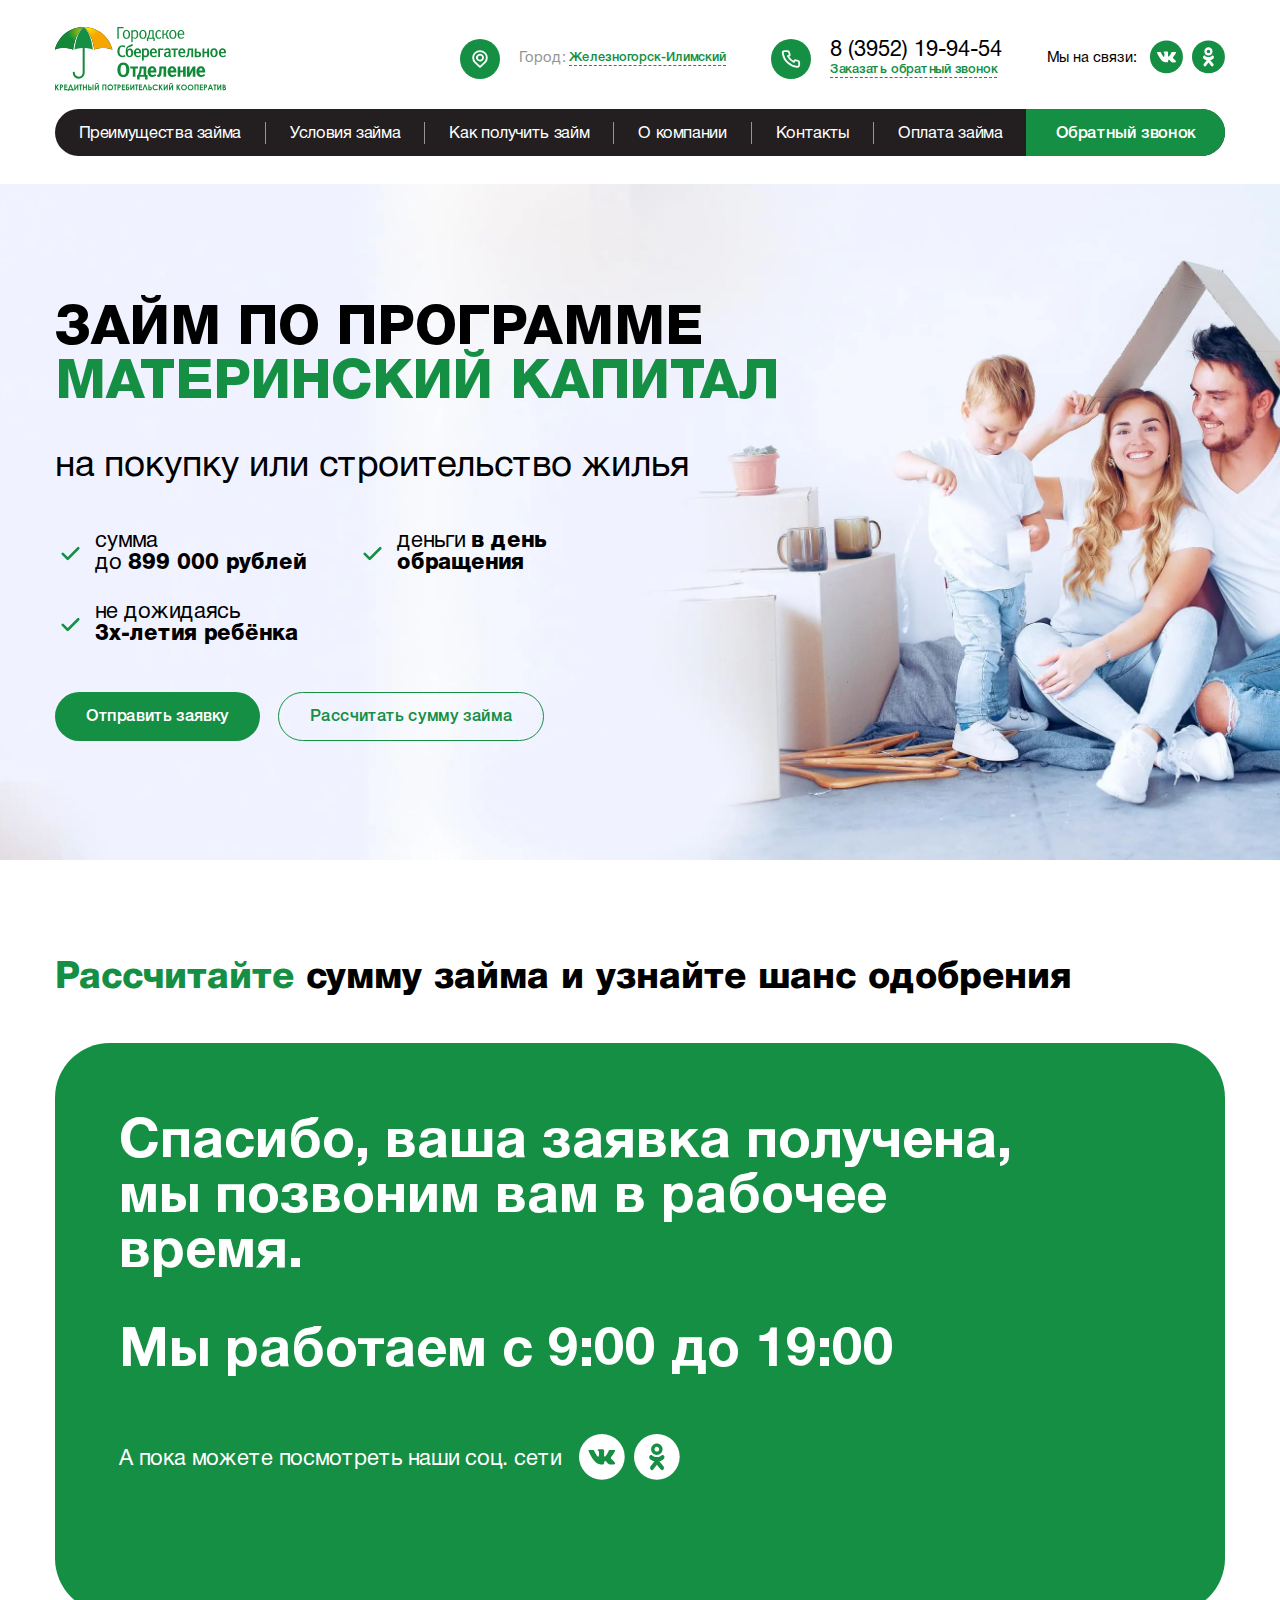
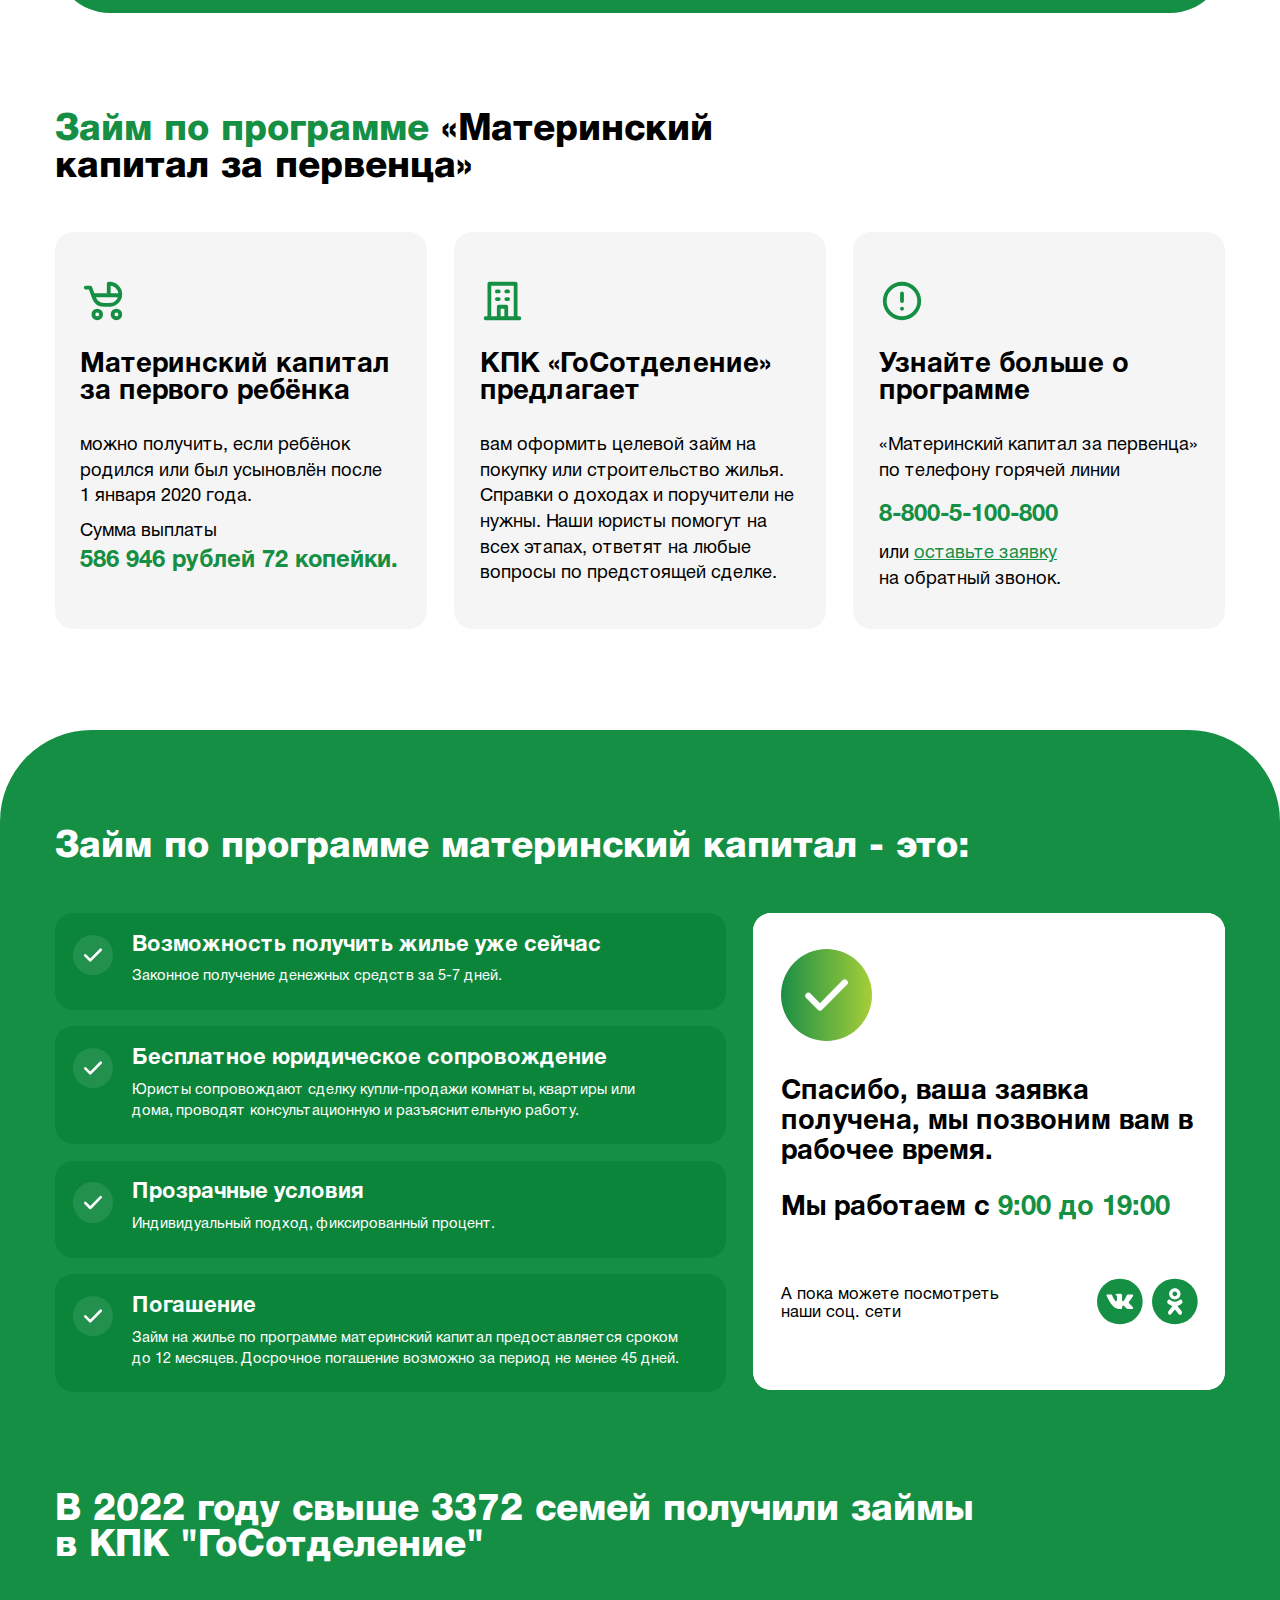
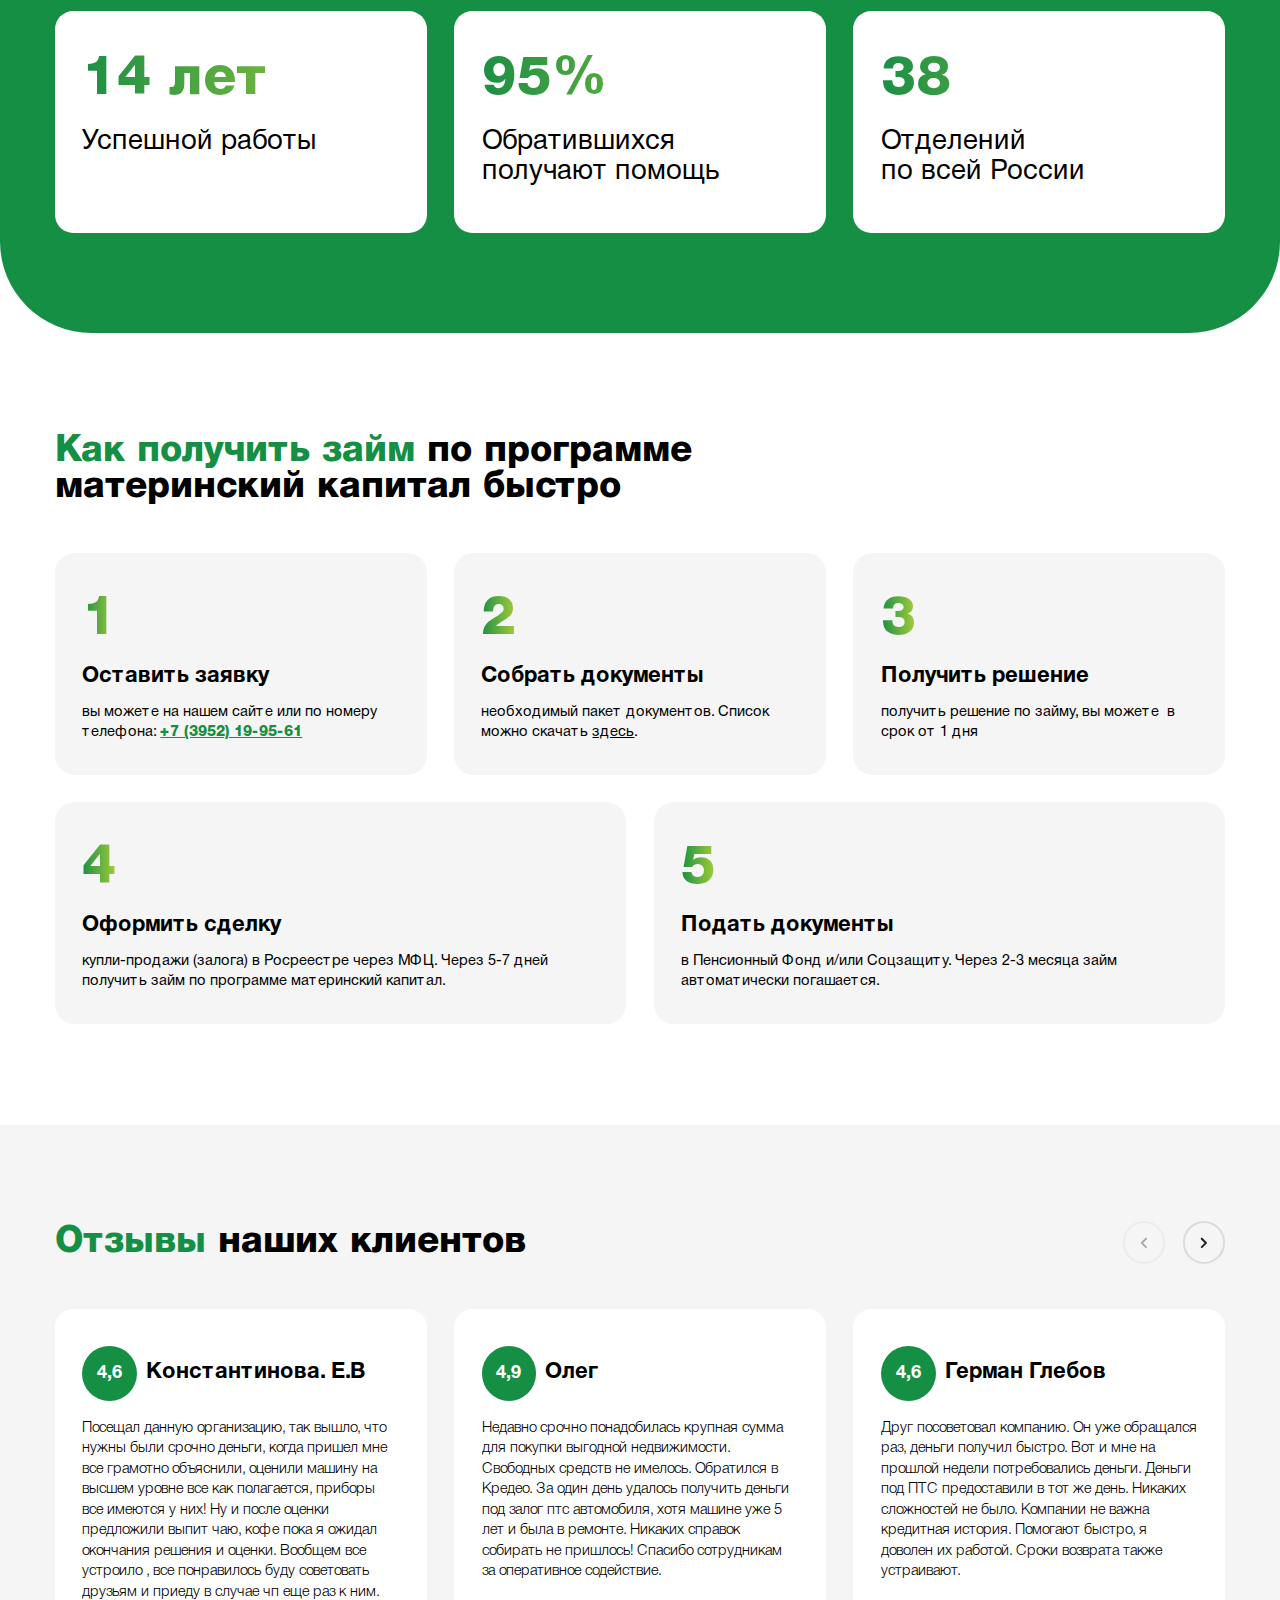
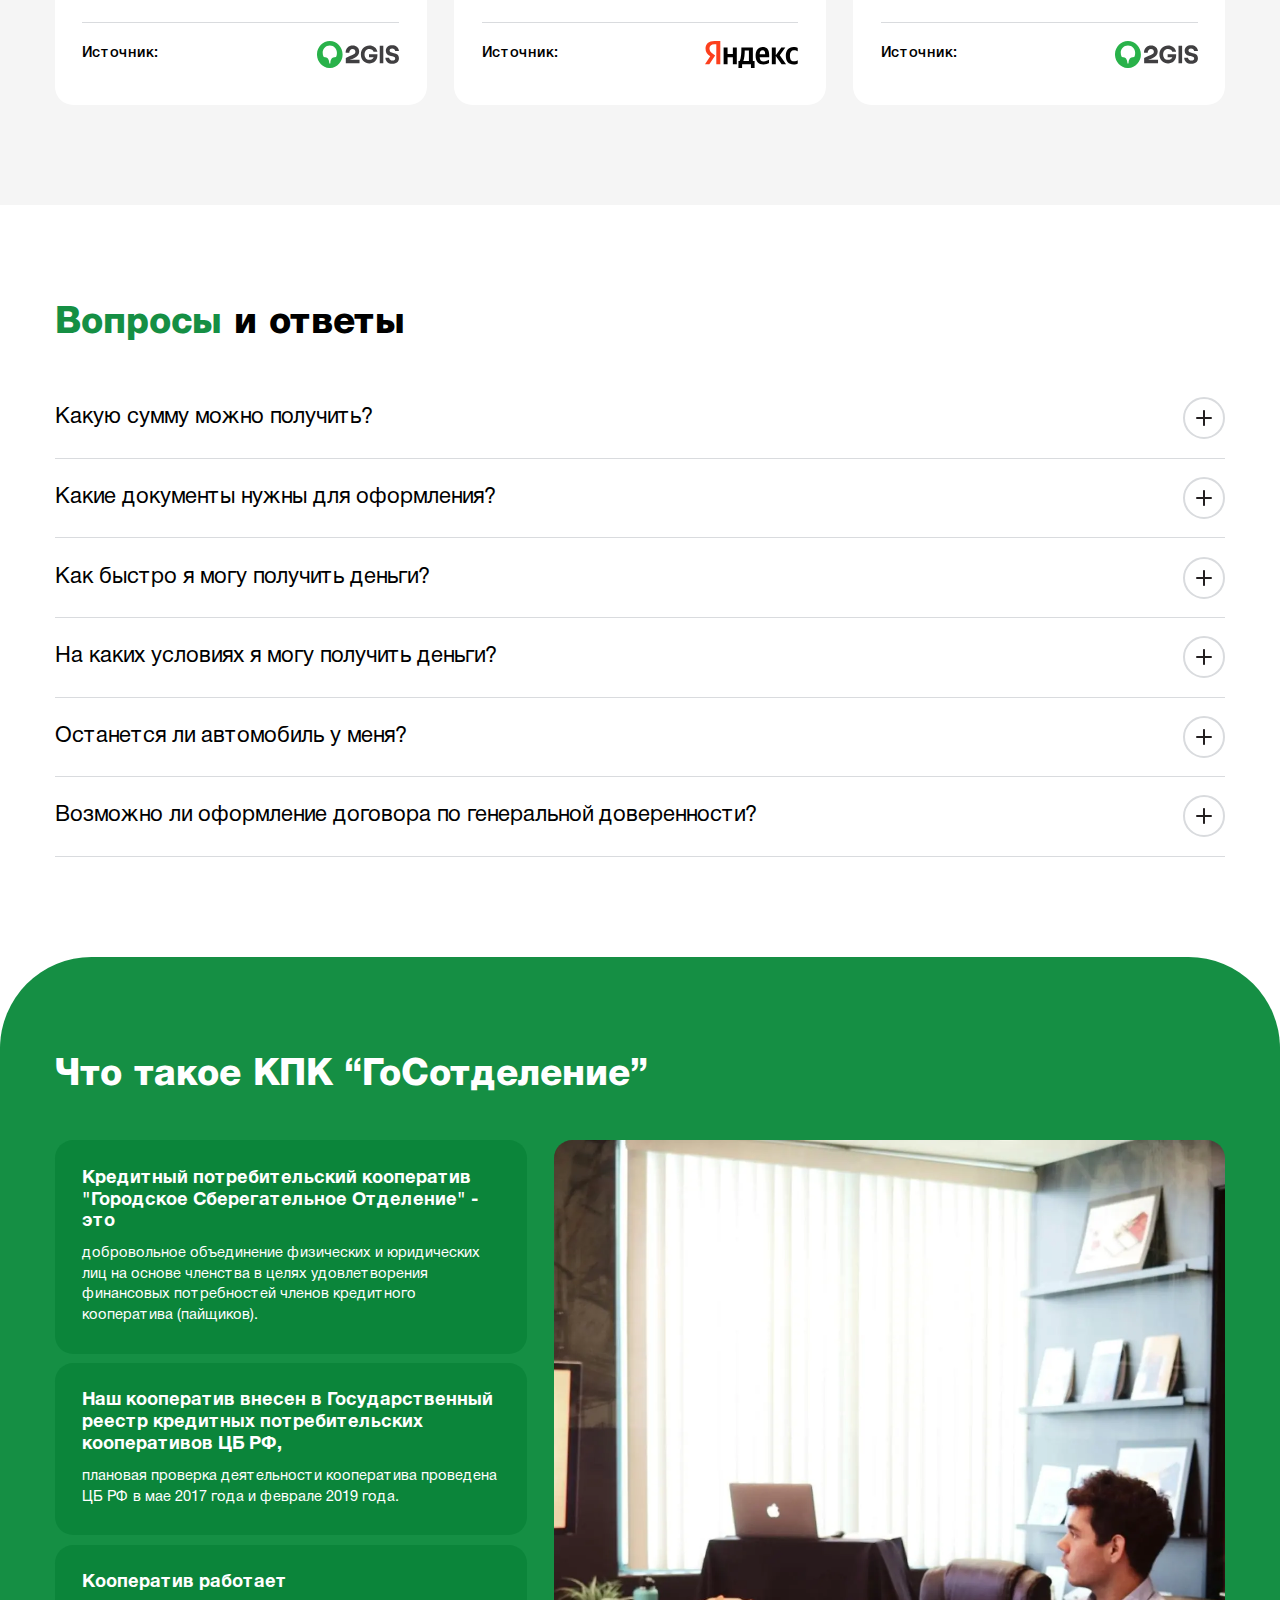
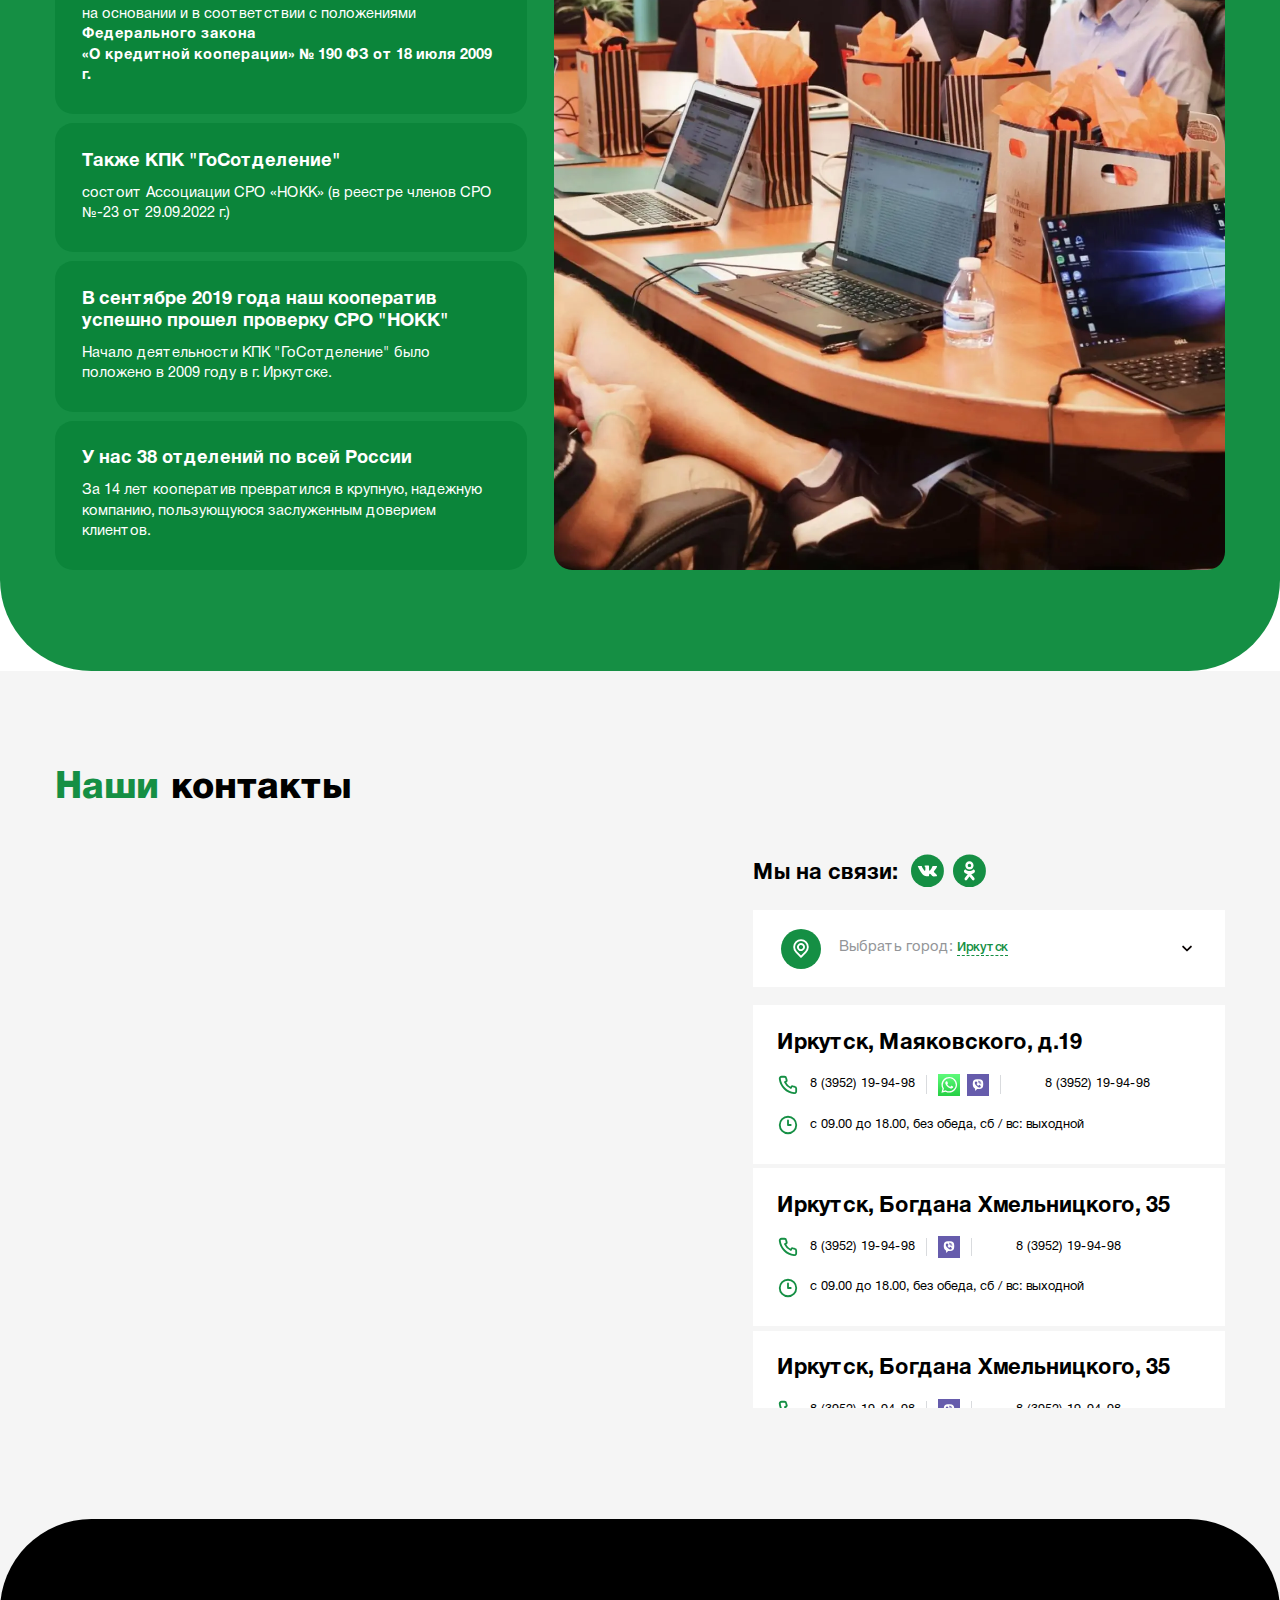
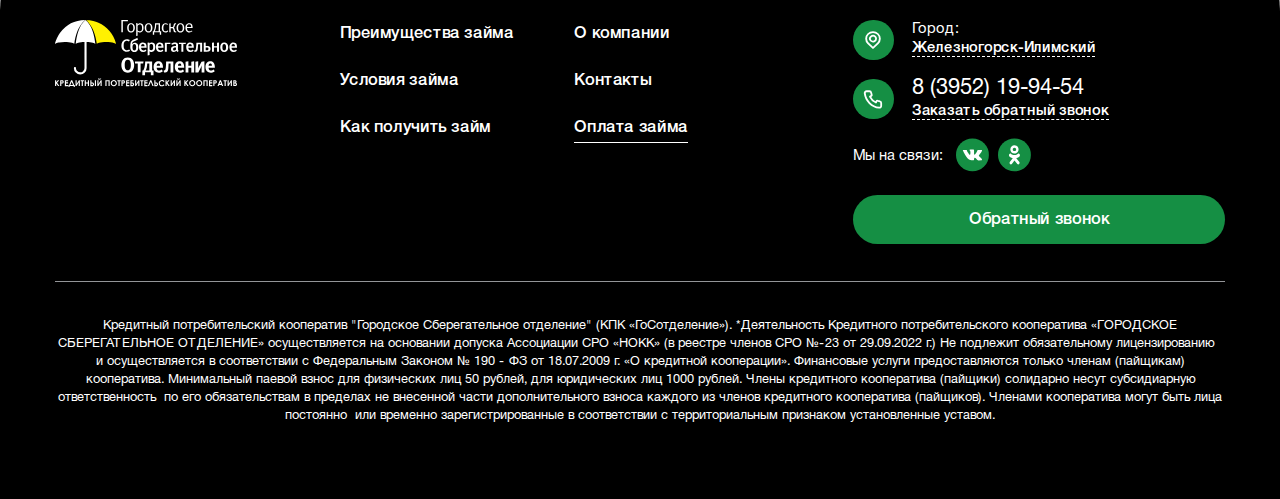
<file: index2.html>
<!DOCTYPE html>
<html lang="ru">

<head>
    <meta charset="UTF-8">
    <meta name="viewport" content="width=device-width, initial-scale=1.0">
    <meta name="description" content="">
    <meta name="keywords" content="">
    <link rel="stylesheet" href="css/libs.min.css">
    <link rel="stylesheet" href="css/style.min.css">
    <script src="https://api-maps.yandex.ru/2.1/?lang=ru_RU&amp;apikey=9133eb49-3a97-4b2d-90be-6b80a97a5036" type="text/javascript"></script>
    <title>Главная</title>
</head>


<body class="m-page">
    <div class="wrapper">
        <header class="header">
            <div class="container">
                <div class="header__top">
                    <div class="header__mob">
                        <a href="" class="header__logo">
                            <img class="_view1" src="img/logo.svg" alt="">
                            <img class="_view2" src="img/logo2.svg" alt="">
                        </a>
                        <button class="burger _toggle-menu">
                            <img src="img/burger.svg" alt="">
                        </button>
                    </div>


                    <div class="header-contacts">
                        <div class="header-contacts__address">
                            <span class="header-contacts__address-icon">
                    <img class="_view1" src="img/marker.svg" alt="">
                    <img class="_view2" src="img/marker2.svg" alt="">
                </span>
                            <span class="header-contacts__address-title text16">Город:</span>
                            <span class="header-contacts__address-city text14" data-modal="cityModal">Железногорск-Илимский</span>
                        </div>
                        <div class="header-contacts__phone">
                            <span class="header-contacts__phone-icon">
                    <img src="img/phone.svg" alt="">
                </span>
                            <div class="header-contacts__phone-content">
                                <a href="" class="header-contacts__phone-tel text24">
                                    8 (3952) 19-94-54
                                </a>
                                <button class="header-contacts__phone-btn text14">
                                    Заказать обратный звонок
                                </button>
                            </div>
                        </div>
                        <div class="socials">
                            <div class="socials__title text16">Мы на связи:</div>
                            <div class="socials__items">
                                <a href="" class="socials__item">
                                    <svg width="36" height="37" viewBox="0 0 36 37" fill="none" xmlns="http://www.w3.org/2000/svg">
                                        <rect y="0.5" width="36" height="36" rx="18" fill="#158F44" />
                                        <path fill-rule="evenodd" clip-rule="evenodd" d="M17.7747 24.4497H19.0299C19.0299 24.4497 19.4089 24.4078 19.6028 24.199C19.7809 24.007 19.7752 23.6467 19.7752 23.6467C19.7752 23.6467 19.7507 21.9597 20.5322 21.7113C21.303 21.4664 22.2925 23.3417 23.3412 24.0628C24.1343 24.6083 24.737 24.4889 24.737 24.4889L27.5414 24.4497C27.5414 24.4497 29.0084 24.359 28.3128 23.2037C28.2559 23.1093 27.9076 22.3491 26.2275 20.7871C24.4689 19.1523 24.7047 19.4168 26.8229 16.5889C28.1129 14.8667 28.6286 13.8154 28.4674 13.3651C28.3139 12.9361 27.365 13.0494 27.365 13.0494L24.2074 13.069C24.2074 13.069 23.9732 13.0371 23.7997 13.1411C23.63 13.2428 23.521 13.4804 23.521 13.4804C23.521 13.4804 23.0211 14.8129 22.3548 15.9464C20.9488 18.3378 20.3865 18.4644 20.1566 18.3157C19.6219 17.9695 19.7555 16.9255 19.7555 16.1835C19.7555 13.8659 20.1065 12.8996 19.0721 12.6495C18.7289 12.5665 18.4761 12.5116 17.5983 12.5027C16.4715 12.4912 15.5181 12.5061 14.9781 12.7711C14.6189 12.9473 14.3417 13.3399 14.5106 13.3624C14.7194 13.3903 15.1919 13.4902 15.4425 13.8317C15.7661 14.2728 15.7548 15.2629 15.7548 15.2629C15.7548 15.2629 15.9408 17.9911 15.3206 18.3299C14.895 18.5623 14.3111 18.0878 13.0576 15.9182C12.4154 14.8069 11.9304 13.5783 11.9304 13.5783C11.9304 13.5783 11.837 13.3487 11.6702 13.2259C11.4678 13.077 11.1851 13.0298 11.1851 13.0298L8.18447 13.0494C8.18447 13.0494 7.73412 13.062 7.56863 13.2582C7.4214 13.4329 7.55687 13.7937 7.55687 13.7937C7.55687 13.7937 9.9059 19.2986 12.566 22.0728C15.0053 24.6166 17.7747 24.4497 17.7747 24.4497Z" fill="white" />
                                    </svg>
                                </a>
                                <a href="" class="socials__item">
                                    <svg width="36" height="37" viewBox="0 0 36 37" fill="none" xmlns="http://www.w3.org/2000/svg">
                                        <rect y="0.5" width="36" height="36" rx="18" fill="#158F44" />
                                        <path d="M18 8C15.5147 8 13.5 10.0147 13.5 12.4999C13.5 14.9852 15.5147 17 18 17C20.4853 17 22.5 14.9852 22.5 12.4999C22.5 10.0147 20.4853 8 18 8ZM18 14.3602C16.9727 14.3602 16.1398 13.5273 16.1398 12.5C16.1398 11.4726 16.9727 10.6398 18 10.6398C19.0273 10.6398 19.8602 11.4726 19.8602 12.5C19.8602 13.5273 19.0273 14.3602 18 14.3602Z" fill="white" />
                                        <path d="M19.9714 22.0226C22.1083 21.4874 23.3888 20.2433 23.4566 20.1765C24.0819 19.56 24.1823 18.437 23.6808 17.6681C23.1794 16.8994 22.2661 16.7759 21.6406 17.3923C21.6274 17.4054 20.2616 18.6935 18.0144 18.6954C15.7673 18.6935 14.3726 17.4054 14.3594 17.3923C13.7339 16.7759 12.8206 16.8994 12.3192 17.6681C11.8177 18.437 11.9181 19.56 12.5434 20.1765C12.6121 20.2442 13.9455 21.5208 16.1423 22.0434L13.0807 25.9772C12.5243 26.6866 12.541 27.8161 13.118 28.5002C13.3996 28.8341 13.7626 29 14.1253 29C14.5056 29 14.8854 28.8173 15.1702 28.4542L18.0145 24.7292L21.146 28.4783C21.7134 29.1748 22.6322 29.1736 23.1985 28.4763C23.7649 27.779 23.7642 26.6492 23.1969 25.9529L19.9714 22.0226Z" fill="white" />
                                    </svg>
                                </a>
                            </div>
                        </div>

                    </div>
                </div>

                <div class="menu">
                    <button class="menu__close _toggle-menu">
                        <img src="img/burger2.svg" alt="">
                    </button>
                    <nav class="nav">
                        <a href="" class="nav__link"><span>Преимущества займа</span></a>
                        <a href="" class="nav__link"><span>Условия займа</span></a>
                        <a href="" class="nav__link"><span>Как получить займ</span></a>
                        <a href="" class="nav__link"><span>О компании</span></a>
                        <a href="" class="nav__link"><span>Контакты</span></a>
                        <a href="" class="nav__link"><span>Оплата займа</span></a>
                    </nav>
                    <button class="menu__btn m-btn m-btn-green">
                        <span>Обратный звонок</span>
                    </button>

                    <div class="menu-contacts">
                        <div class="header-contacts__phone">
                            <span class="header-contacts__phone-icon">
                    <img src="img/phone.svg" alt="">
                </span>
                            <div class="header-contacts__phone-content">
                                <a href="" class="header-contacts__phone-tel text24">
                                    8 (3952) 19-94-54
                                </a>
                                <button class="header-contacts__phone-btn text14">
                                    Заказать обратный звонок
                                </button>
                            </div>
                        </div>
                        <div class="socials">
                            <div class="socials__title text16">Мы на связи:</div>
                            <div class="socials__items">
                                <a href="" class="socials__item">
                                    <svg width="36" height="37" viewBox="0 0 36 37" fill="none" xmlns="http://www.w3.org/2000/svg">
                                        <rect y="0.5" width="36" height="36" rx="18" fill="#158F44" />
                                        <path fill-rule="evenodd" clip-rule="evenodd" d="M17.7747 24.4497H19.0299C19.0299 24.4497 19.4089 24.4078 19.6028 24.199C19.7809 24.007 19.7752 23.6467 19.7752 23.6467C19.7752 23.6467 19.7507 21.9597 20.5322 21.7113C21.303 21.4664 22.2925 23.3417 23.3412 24.0628C24.1343 24.6083 24.737 24.4889 24.737 24.4889L27.5414 24.4497C27.5414 24.4497 29.0084 24.359 28.3128 23.2037C28.2559 23.1093 27.9076 22.3491 26.2275 20.7871C24.4689 19.1523 24.7047 19.4168 26.8229 16.5889C28.1129 14.8667 28.6286 13.8154 28.4674 13.3651C28.3139 12.9361 27.365 13.0494 27.365 13.0494L24.2074 13.069C24.2074 13.069 23.9732 13.0371 23.7997 13.1411C23.63 13.2428 23.521 13.4804 23.521 13.4804C23.521 13.4804 23.0211 14.8129 22.3548 15.9464C20.9488 18.3378 20.3865 18.4644 20.1566 18.3157C19.6219 17.9695 19.7555 16.9255 19.7555 16.1835C19.7555 13.8659 20.1065 12.8996 19.0721 12.6495C18.7289 12.5665 18.4761 12.5116 17.5983 12.5027C16.4715 12.4912 15.5181 12.5061 14.9781 12.7711C14.6189 12.9473 14.3417 13.3399 14.5106 13.3624C14.7194 13.3903 15.1919 13.4902 15.4425 13.8317C15.7661 14.2728 15.7548 15.2629 15.7548 15.2629C15.7548 15.2629 15.9408 17.9911 15.3206 18.3299C14.895 18.5623 14.3111 18.0878 13.0576 15.9182C12.4154 14.8069 11.9304 13.5783 11.9304 13.5783C11.9304 13.5783 11.837 13.3487 11.6702 13.2259C11.4678 13.077 11.1851 13.0298 11.1851 13.0298L8.18447 13.0494C8.18447 13.0494 7.73412 13.062 7.56863 13.2582C7.4214 13.4329 7.55687 13.7937 7.55687 13.7937C7.55687 13.7937 9.9059 19.2986 12.566 22.0728C15.0053 24.6166 17.7747 24.4497 17.7747 24.4497Z" fill="white" />
                                    </svg>
                                </a>
                                <a href="" class="socials__item">
                                    <svg width="36" height="37" viewBox="0 0 36 37" fill="none" xmlns="http://www.w3.org/2000/svg">
                                        <rect y="0.5" width="36" height="36" rx="18" fill="#158F44" />
                                        <path d="M18 8C15.5147 8 13.5 10.0147 13.5 12.4999C13.5 14.9852 15.5147 17 18 17C20.4853 17 22.5 14.9852 22.5 12.4999C22.5 10.0147 20.4853 8 18 8ZM18 14.3602C16.9727 14.3602 16.1398 13.5273 16.1398 12.5C16.1398 11.4726 16.9727 10.6398 18 10.6398C19.0273 10.6398 19.8602 11.4726 19.8602 12.5C19.8602 13.5273 19.0273 14.3602 18 14.3602Z" fill="white" />
                                        <path d="M19.9714 22.0226C22.1083 21.4874 23.3888 20.2433 23.4566 20.1765C24.0819 19.56 24.1823 18.437 23.6808 17.6681C23.1794 16.8994 22.2661 16.7759 21.6406 17.3923C21.6274 17.4054 20.2616 18.6935 18.0144 18.6954C15.7673 18.6935 14.3726 17.4054 14.3594 17.3923C13.7339 16.7759 12.8206 16.8994 12.3192 17.6681C11.8177 18.437 11.9181 19.56 12.5434 20.1765C12.6121 20.2442 13.9455 21.5208 16.1423 22.0434L13.0807 25.9772C12.5243 26.6866 12.541 27.8161 13.118 28.5002C13.3996 28.8341 13.7626 29 14.1253 29C14.5056 29 14.8854 28.8173 15.1702 28.4542L18.0145 24.7292L21.146 28.4783C21.7134 29.1748 22.6322 29.1736 23.1985 28.4763C23.7649 27.779 23.7642 26.6492 23.1969 25.9529L19.9714 22.0226Z" fill="white" />
                                    </svg>
                                </a>
                            </div>
                        </div>

                    </div>
                </div>
                <div class="menu__bg _toggle-menu"></div>
            </div>

        </header>
        <main class="content">

            <div class="main">
                <div class="container">
                    <div class="main__content">
                        <h1 class="h1">
                            ЗАЙМ ПО ПРОГРАММЕ <span>МАТЕРИНСКИЙ КАПИТАЛ</span>
                        </h1>
                        <div class="main__desc">
                            <div class="text40 text24-tablet">на покупку или строительство жилья</div>
                        </div>
                        <div class="main__items">
                            <div class="main__item">
                                <div class="text24">
                                    сумма <br>
                    до <b>899 000 рублей</b>
                                </div>
                            </div>
                            <div class="main__item">
                                <div class="text24">
                                    деньги <b>в день обращения</b>
                                </div>
                            </div>
                            <div class="main__item">
                                <div class="text24">
                                    не дожидаясь <br>
                                    <b>3х-летия ребёнка</b>
                                </div>
                            </div>
                        </div>
                        <div class="main__nav">
                            <button class="main__btn m-btn m-btn-green">
                                <span>Отправить заявку</span>
                            </button>
                            <button class="main__btn m-btn m-btn-green-outline">
                                <span>Рассчитать сумму займа</span>
                            </button>
                        </div>
                    </div>
                </div>
                <div class="main__img">
                    <img class="_view1" src="img/main-img.webp" alt="">
                    <img class="_view2" src="img/main-img2.webp" alt="">
                </div>

            </div>

            <div class="calc">
                <div class="container">
                    <div class="h2">
                        <span>Рассчитайте</span> сумму займа и узнайте шанс одобрения
                    </div>

                    <div class="calc-success">
                        <div class="calc-success__text">
                            <div class="h1">Спасибо, ваша заявка получена, мы позвоним вам в рабочее время.</div>
                            <div class="h1">Мы работаем с 9:00 до 19:00</div>
                        </div>
                        <div class="socials">
                            <div class="socials__title">
                                А пока можете посмотреть
                                наши соц. сети
                            </div>
                            <div class="socials__items">
                                <a href="" class="socials__item">
                                    <svg width="50" height="50" viewBox="0 0 50 50" fill="none" xmlns="http://www.w3.org/2000/svg">
                                        <rect width="50" height="50" rx="25" fill="white" />
                                        <path fill-rule="evenodd" clip-rule="evenodd" d="M24.6872 33.2635H26.4305C26.4305 33.2635 26.957 33.2054 27.2261 32.9153C27.4736 32.6486 27.4657 32.1483 27.4657 32.1483C27.4657 32.1483 27.4316 29.8052 28.517 29.4602C29.5875 29.1201 30.9618 31.7246 32.4184 32.7262C33.5199 33.4839 34.357 33.318 34.357 33.318L38.2521 33.2635C38.2521 33.2635 40.2896 33.1376 39.3234 31.533C39.2443 31.4019 38.7606 30.346 36.4272 28.1766C33.9847 25.906 34.3121 26.2734 37.2541 22.3458C39.0458 19.9539 39.762 18.4937 39.5382 17.8683C39.3249 17.2725 38.007 17.4298 38.007 17.4298L33.6215 17.457C33.6215 17.457 33.2961 17.4127 33.0552 17.5571C32.8195 17.6983 32.6682 18.0284 32.6682 18.0284C32.6682 18.0284 31.9738 19.8792 31.0484 21.4534C29.0956 24.7748 28.3146 24.9506 27.9954 24.7441C27.2527 24.2633 27.4383 22.8132 27.4383 21.7827C27.4383 18.5638 27.9258 17.2217 26.4891 16.8743C26.0125 16.7591 25.6613 16.6829 24.4421 16.6704C22.8772 16.6545 21.553 16.6753 20.803 17.0432C20.3041 17.288 19.9192 17.8332 20.1537 17.8646C20.4437 17.9033 21.1 18.042 21.4479 18.5163C21.8975 19.1289 21.8818 20.5041 21.8818 20.5041C21.8818 20.5041 22.1401 24.2933 21.2787 24.7638C20.6876 25.0866 19.8766 24.4276 18.1356 21.4142C17.2437 19.8707 16.57 18.1644 16.57 18.1644C16.57 18.1644 16.4403 17.8456 16.2086 17.6749C15.9276 17.4681 15.535 17.4026 15.535 17.4026L11.3674 17.4298C11.3674 17.4298 10.7419 17.4473 10.5121 17.7198C10.3076 17.9624 10.4957 18.4635 10.4957 18.4635C10.4957 18.4635 13.7583 26.1093 17.4528 29.9623C20.8407 33.4954 24.6872 33.2635 24.6872 33.2635Z" fill="#158F44" />
                                    </svg>
                                </a>
                                <a href="" class="socials__item">
                                    <svg width="50" height="50" viewBox="0 0 50 50" fill="none" xmlns="http://www.w3.org/2000/svg">
                                        <rect width="50" height="50" rx="25" fill="white" />
                                        <path d="M25 10.4167C21.5482 10.4167 18.75 13.215 18.75 16.6666C18.75 20.1184 21.5482 22.9167 25 22.9167C28.4518 22.9167 31.25 20.1184 31.25 16.6666C31.25 13.215 28.4518 10.4167 25 10.4167ZM25 19.2503C23.5731 19.2503 22.4164 18.0935 22.4164 16.6667C22.4164 15.2399 23.5731 14.0831 25 14.0831C26.4269 14.0831 27.5836 15.2399 27.5836 16.6667C27.5836 18.0935 26.4269 19.2503 25 19.2503Z" fill="#158F44" />
                                        <path d="M27.7381 29.8926C30.706 29.1493 32.4846 27.4213 32.5787 27.3286C33.4471 26.4723 33.5866 24.9125 32.8901 23.8447C32.1938 22.777 30.9252 22.6054 30.0565 23.4616C30.0382 23.4799 28.1412 25.2689 25.0201 25.2715C21.899 25.2689 19.962 23.4799 19.9436 23.4616C19.075 22.6054 17.8064 22.777 17.11 23.8447C16.4135 24.9125 16.553 26.4723 17.4215 27.3286C17.5169 27.4226 19.3688 29.1956 22.42 29.9214L18.1677 35.385C17.3949 36.3703 17.4181 37.9392 18.2195 38.8892C18.6107 39.3529 19.1148 39.5834 19.6186 39.5834C20.1467 39.5834 20.6743 39.3297 21.0698 38.8253L25.0202 33.6517L29.3696 38.8589C30.1576 39.8262 31.4337 39.8246 32.2203 38.8561C33.0068 37.8875 33.0059 36.3184 32.218 35.3514L27.7381 29.8926Z" fill="#158F44" />
                                        <path d="M24.8501 26.4753C24.845 26.4753 24.8552 26.4754 24.8501 26.4755C24.8451 26.4754 24.8553 26.4753 24.8501 26.4753Z" fill="#158F44" />
                                    </svg>
                                </a>
                            </div>
                        </div>
                    </div>
                </div>
            </div>

            <div class="credit">
                <div class="container">
                    <div class="credit__top">
                        <div class="h2">
                            <span>Займ по программе</span> «Материнский капитал за первенца»
                        </div>
                    </div>
                    <div class="credit__grid">
                        <div class="credit-card">
                            <img src="img/credit-icon.svg" alt="" class="credit-card__icon">
                            <div class="text30 text24-tablet bold-text">
                                Материнский капитал за первого ребёнка
                            </div>
                            <div class="credit-card__content">
                                <div class="credit-card__text">можно получить, если ребёнок родился или был усыновлён после  1 января 2020 года.</div>
                                <div class="credit-card__text">Сумма выплаты</div>
                                <div class="credit-card__num">
                                    586 946 рублей 72 копейки.
                                </div>
                            </div>
                        </div>
                        <div class="credit-card">
                            <img src="img/credit-icon2.svg" alt="" class="credit-card__icon">
                            <div class="text30 text24-tablet bold-text">
                                КПК «ГоСотделение» предлагает
                            </div>
                            <div class="credit-card__content">
                                <div class="credit-card__text">
                                    вам оформить целевой займ на покупку или строительство жилья. Справки о доходах и поручители
                                    не нужны. Наши юристы помогут
                                    на всех этапах, ответят на любые вопросы по предстоящей сделке.
                                </div>
                            </div>
                        </div>
                        <div class="credit-card">
                            <img src="img/credit-icon3.svg" alt="" class="credit-card__icon">
                            <div class="text30 text24-tablet bold-text">
                                Узнайте больше
                                о программе
                            </div>
                            <div class="credit-card__content">
                                <div class="credit-card__text">
                                    «Материнский капитал за первенца» по телефону горячей линии
                                </div>
                                <br>
                                <div class="credit-card__num">
                                    <a href="tel:88005100800 ">
                                        8-800-5-100-800
                                    </a>
                                </div>
                                <div class="credit-card__text">
                                    или <button>оставьте заявку</button>
                                    <br>
                    на обратный звонок.
                                </div>
                            </div>
                        </div>
                    </div>
                </div>

            </div>

            <div class="about">
                <div class="container">
                    <div class="h2">Займ по программе материнский капитал - это:</div>
                    <div class="about__grid">
                        <div class="about__col">
                            <div class="about__items">
                                <div class="about-item">
                                    <div class="about-item__title text24 bold-text">
                                        Возможность получить жилье уже сейчас
                                    </div>
                                    <div class="about-item__desc text16">
                                        Законное получение денежных средств за 5-7 дней.
                                    </div>
                                </div>

                                <div class="about-item">
                                    <div class="about-item__title text24 bold-text">
                                        Бесплатное юридическое сопровождение
                                    </div>
                                    <div class="about-item__desc text16">
                                        Юристы сопровождают сделку купли-продажи комнаты, квартиры или дома, проводят консультационную и разъяснительную работу.
                                    </div>
                                </div>

                                <div class="about-item">
                                    <div class="about-item__title text24 bold-text">
                                        Прозрачные условия
                                    </div>
                                    <div class="about-item__desc text16">
                                        Индивидуальный подход, фиксированный процент.
                                    </div>
                                </div>

                                <div class="about-item">
                                    <div class="about-item__title text24 bold-text">
                                        Погашение
                                    </div>
                                    <div class="about-item__desc text16">
                                        Займ на жилье по программе материнский капитал предоставляется сроком до 12 месяцев. Досрочное погашение возможно за период не менее 45 дней.
                                    </div>
                                </div>

                            </div>
                        </div>
                        <div class="about__col">
                            <form action="" class="feedback-form _success">
                                <div class="text30 text22-tablet bold-text">
                                    Получите консультацию <br>
        о мат. капитале сейчас!
                                </div>
                                <div class="feedback-form__fields">
                                    <div class="fg">
                                        <input type="text" placeholder="Ваше имя">
                                    </div>
                                    <div class="fg">
                                        <input type="tel" placeholder="Номер телефона">
                                    </div>
                                    <div class="fg">
                                        <select>
                                            <!--                            <option selected disabled hidden>Выберите город</option>-->
                                            <option selected>Ангарск</option>
                                            <option>Братск</option>
                                            <option>Вихоревка</option>
                                            <option>Железногорск-Илимский</option>
                                            <option>Залари</option>
                                            <option>Нижнеудинск</option>
                                            <option>Саянск</option>
                                            <option>Свирск</option>
                                            <option>Слюдянка</option>
                                            <option>Тайшет</option>
                                            <option>Тулун</option>
                                            <option>Улан-Удэ</option>
                                            <option>Усолье-Сибирское</option>
                                            <option>Усть-Илимск</option>
                                            <option>Усть-Ордынский</option>
                                            <option>Черемхово</option>
                                            <option>Шелехов</option>
                                            <option>Хомутово</option>
                                            <option>Качуг</option>
                                        </select>
                                    </div>
                                </div>
                                <div class="m-check _small">
                                    <input type="checkbox">
                                    <label><span>Нажимая на кнопку «Отправить заявку», я соглашаюсь на обработку персональных данных и согласен с Политикой конфиденциальности и Лицензией</span></label>
                                </div>
                                <button type="submit" class="calc-form__btn m-btn m-btn-green">
                                    <span>Отправить заявку</span>
                                </button>

                                <div class="success-form">
                                    <img src="img/check3.svg" alt="" class="success-form__check">
                                    <div class="success-form__text">
                                        <div class="text30 text22-tablet">Спасибо, ваша заявка получена, мы позвоним вам в рабочее время.</div>
                                        <div class="text30 text22-tablet">Мы работаем с <span>9:00 до 19:00</span></div>
                                    </div>
                                    <div class="socials">
                                        <div class="socials__title">
                                            А пока можете посмотреть
                                            наши соц. сети
                                        </div>
                                        <div class="socials__items">
                                            <a href="" class="socials__item">
                                                <svg width="36" height="37" viewBox="0 0 36 37" fill="none" xmlns="http://www.w3.org/2000/svg">
                                                    <rect y="0.5" width="36" height="36" rx="18" fill="#158F44"></rect>
                                                    <path fill-rule="evenodd" clip-rule="evenodd" d="M17.7747 24.4497H19.0299C19.0299 24.4497 19.4089 24.4078 19.6028 24.199C19.7809 24.007 19.7752 23.6467 19.7752 23.6467C19.7752 23.6467 19.7507 21.9597 20.5322 21.7113C21.303 21.4664 22.2925 23.3417 23.3412 24.0628C24.1343 24.6083 24.737 24.4889 24.737 24.4889L27.5414 24.4497C27.5414 24.4497 29.0084 24.359 28.3128 23.2037C28.2559 23.1093 27.9076 22.3491 26.2275 20.7871C24.4689 19.1523 24.7047 19.4168 26.8229 16.5889C28.1129 14.8667 28.6286 13.8154 28.4674 13.3651C28.3139 12.9361 27.365 13.0494 27.365 13.0494L24.2074 13.069C24.2074 13.069 23.9732 13.0371 23.7997 13.1411C23.63 13.2428 23.521 13.4804 23.521 13.4804C23.521 13.4804 23.0211 14.8129 22.3548 15.9464C20.9488 18.3378 20.3865 18.4644 20.1566 18.3157C19.6219 17.9695 19.7555 16.9255 19.7555 16.1835C19.7555 13.8659 20.1065 12.8996 19.0721 12.6495C18.7289 12.5665 18.4761 12.5116 17.5983 12.5027C16.4715 12.4912 15.5181 12.5061 14.9781 12.7711C14.6189 12.9473 14.3417 13.3399 14.5106 13.3624C14.7194 13.3903 15.1919 13.4902 15.4425 13.8317C15.7661 14.2728 15.7548 15.2629 15.7548 15.2629C15.7548 15.2629 15.9408 17.9911 15.3206 18.3299C14.895 18.5623 14.3111 18.0878 13.0576 15.9182C12.4154 14.8069 11.9304 13.5783 11.9304 13.5783C11.9304 13.5783 11.837 13.3487 11.6702 13.2259C11.4678 13.077 11.1851 13.0298 11.1851 13.0298L8.18447 13.0494C8.18447 13.0494 7.73412 13.062 7.56863 13.2582C7.4214 13.4329 7.55687 13.7937 7.55687 13.7937C7.55687 13.7937 9.9059 19.2986 12.566 22.0728C15.0053 24.6166 17.7747 24.4497 17.7747 24.4497Z" fill="white"></path>
                                                </svg>
                                            </a>
                                            <a href="" class="socials__item">
                                                <svg width="36" height="37" viewBox="0 0 36 37" fill="none" xmlns="http://www.w3.org/2000/svg">
                                                    <rect y="0.5" width="36" height="36" rx="18" fill="#158F44"></rect>
                                                    <path d="M18 8C15.5147 8 13.5 10.0147 13.5 12.4999C13.5 14.9852 15.5147 17 18 17C20.4853 17 22.5 14.9852 22.5 12.4999C22.5 10.0147 20.4853 8 18 8ZM18 14.3602C16.9727 14.3602 16.1398 13.5273 16.1398 12.5C16.1398 11.4726 16.9727 10.6398 18 10.6398C19.0273 10.6398 19.8602 11.4726 19.8602 12.5C19.8602 13.5273 19.0273 14.3602 18 14.3602Z" fill="white"></path>
                                                    <path d="M19.9714 22.0226C22.1083 21.4874 23.3888 20.2433 23.4566 20.1765C24.0819 19.56 24.1823 18.437 23.6808 17.6681C23.1794 16.8994 22.2661 16.7759 21.6406 17.3923C21.6274 17.4054 20.2616 18.6935 18.0144 18.6954C15.7673 18.6935 14.3726 17.4054 14.3594 17.3923C13.7339 16.7759 12.8206 16.8994 12.3192 17.6681C11.8177 18.437 11.9181 19.56 12.5434 20.1765C12.6121 20.2442 13.9455 21.5208 16.1423 22.0434L13.0807 25.9772C12.5243 26.6866 12.541 27.8161 13.118 28.5002C13.3996 28.8341 13.7626 29 14.1253 29C14.5056 29 14.8854 28.8173 15.1702 28.4542L18.0145 24.7292L21.146 28.4783C21.7134 29.1748 22.6322 29.1736 23.1985 28.4763C23.7649 27.779 23.7642 26.6492 23.1969 25.9529L19.9714 22.0226Z" fill="white"></path>
                                                </svg>
                                            </a>
                                        </div>
                                    </div>
                                </div>
                            </form>



                        </div>
                    </div>

                    <div class="stat">
                        <div class="stat__top">
                            <div class="h2">
                                В 2022 году свыше 3372 семей получили займы
                                в КПК "ГоСотделение"
                            </div>
                        </div>
                        <div class="stat__grid">
                            <div class="stat-card">
                                <div class="stat-card__title h1 gradient-text">14 лет</div>
                                <div class="stat-card__desc">
                                    <div class="text30">Успешной работы</div>
                                </div>
                            </div>

                            <div class="stat-card">
                                <div class="stat-card__title h1 gradient-text">95%</div>
                                <div class="stat-card__desc">
                                    <div class="text30">Обратившихся получают помощь</div>
                                </div>
                            </div>

                            <div class="stat-card">
                                <div class="stat-card__title h1 gradient-text">38</div>
                                <div class="stat-card__desc">
                                    <div class="text30">Отделений <br> по всей России</div>
                                </div>
                            </div>

                        </div>
                    </div>
                </div>

            </div>

            <div class="how-get">
                <div class="container">
                    <div class="how-get__top">
                        <div class="h2">
                            <span>Как получить займ</span> по программе материнский капитал быстро
                        </div>
                    </div>
                    <div class="how-get__grid">
                        <div class="how-card ">
                            <div class="how-card__num h1 gradient-text">1</div>
                            <div class="how-card__text">
                                <div class="how-card__title text24 text20-tablet bold-text">
                                    Оставить заявку
                                </div>
                                <div class="how-card__desc text16">
                                    вы можете на нашем сайте или по номеру телефона: <a href="" class="extra-bold-text green-text">+7 (3952) 19-95-61</a>
                                </div>
                            </div>
                        </div>

                        <div class="how-card ">
                            <div class="how-card__num h1 gradient-text">2</div>
                            <div class="how-card__text">
                                <div class="how-card__title text24 text20-tablet bold-text">
                                    Собрать документы
                                </div>
                                <div class="how-card__desc text16">
                                    необходимый пакет документов. Список можно скачать <a href="">здесь</a>.
                                </div>
                            </div>
                        </div>

                        <div class="how-card ">
                            <div class="how-card__num h1 gradient-text">3</div>
                            <div class="how-card__text">
                                <div class="how-card__title text24 text20-tablet bold-text">
                                    Получить решение
                                </div>
                                <div class="how-card__desc text16">
                                    получить решение по займу, вы можете  в срок от 1 дня
                                </div>
                            </div>
                        </div>

                        <div class="how-card _big">
                            <div class="how-card__num h1 gradient-text">4</div>
                            <div class="how-card__text">
                                <div class="how-card__title text24 text20-tablet bold-text">
                                    Оформить сделку
                                </div>
                                <div class="how-card__desc text16">
                                    купли-продажи (залога) в Росреестре через МФЦ. Через 5-7 дней получить займ по программе материнский капитал.
                                </div>
                            </div>
                        </div>

                        <div class="how-card _big _big2">
                            <div class="how-card__num h1 gradient-text">5</div>
                            <div class="how-card__text">
                                <div class="how-card__title text24 text20-tablet bold-text">
                                    Подать документы
                                </div>
                                <div class="how-card__desc text16">
                                    в Пенсионный Фонд и/или Соцзащиту. Через 2-3 месяца займ автоматически погашается.
                                </div>
                            </div>
                        </div>

                    </div>
                </div>

            </div>

            <section class="reviews">
                <div class="container">
                    <h2 class="h2">
                        <span>Отзывы</span> наших клиентов
                    </h2>
                    <div class="reviews-slider slider">
                        <div class="reviews-slider__wrap">
                            <div class="swiper-container">
                                <div class="swiper-wrapper">
                                    <div class="swiper-slide">
                                        <div class="review-card">
                                            <div class="review-card__top">
                                                <div class="review-card__num">
                                                    <span>4,6</span>
                                                </div>
                                                <div class="review-card__name text24 text18-tablet bold-text">
                                                    Константинова. Е.В
                                                </div>
                                            </div>
                                            <div class="review-card__text">
                                                <div class="text16 text14-tablet lh140 light-text">
                                                    Посещал данную организацию, так вышло, что нужны были срочно деньги, когда пришел мне все грамотно объяснили, оценили машину на высшем уровне все как полагается, приборы все имеются у них! Ну и после оценки предложили выпит чаю, кофе пока я ожидал окончания решения и оценки. Вообщем все устроило , все понравилось буду советовать друзьям и приеду в случае чп еще раз к ним.
                                                </div>
                                            </div>
                                            <div class="review-card__site">
                                                <div class="text16 medium-text">
                                                    Источник:
                                                </div>
                                                <a href="" class="review-card__site-img">
                                                    <img src="img/site.svg" alt="">
                                                </a>
                                            </div>
                                        </div>

                                    </div>
                                    <div class="swiper-slide">
                                        <div class="review-card">
                                            <div class="review-card__top">
                                                <div class="review-card__num">
                                                    <span>4,9</span>
                                                </div>
                                                <div class="review-card__name text24 text18-tablet bold-text">
                                                    Олег
                                                </div>
                                            </div>
                                            <div class="review-card__text">
                                                <div class="text16 text14-tablet lh140 light-text">
                                                    Недавно срочно понадобилась крупная сумма для покупки выгодной недвижимости. Свободных средств не имелось. Обратился в Кредео. За один день удалось получить деньги под залог птс автомобиля, хотя машине уже 5 лет и была в ремонте. Никаких справок собирать не пришлось! Спасибо сотрудникам за оперативное содействие.
                                                </div>
                                            </div>
                                            <div class="review-card__site">
                                                <div class="text16 medium-text">
                                                    Источник:
                                                </div>
                                                <a href="" class="review-card__site-img">
                                                    <img src="img/site2.svg" alt="">
                                                </a>
                                            </div>
                                        </div>

                                    </div>
                                    <div class="swiper-slide">
                                        <div class="review-card">
                                            <div class="review-card__top">
                                                <div class="review-card__num">
                                                    <span>4,6</span>
                                                </div>
                                                <div class="review-card__name text24 text18-tablet bold-text">
                                                    Герман Глебов
                                                </div>
                                            </div>
                                            <div class="review-card__text">
                                                <div class="text16 text14-tablet lh140 light-text">
                                                    Друг посоветовал компанию. Он уже обращался раз, деньги получил быстро. Вот и мне на прошлой недели потребовались деньги. Деньги под ПТС предоставили в тот же день. Никаких сложностей не было. Компании не важна кредитная история. Помогают быстро, я доволен их работой. Сроки возврата также устраивают.
                                                </div>
                                            </div>
                                            <div class="review-card__site">
                                                <div class="text16 medium-text">
                                                    Источник:
                                                </div>
                                                <a href="" class="review-card__site-img">
                                                    <img src="img/site.svg" alt="">
                                                </a>
                                            </div>
                                        </div>

                                    </div>
                                    <div class="swiper-slide">
                                        <div class="review-card">
                                            <div class="review-card__top">
                                                <div class="review-card__num">
                                                    <span>4,9</span>
                                                </div>
                                                <div class="review-card__name text24 text18-tablet bold-text">
                                                    Олег
                                                </div>
                                            </div>
                                            <div class="review-card__text">
                                                <div class="text16 text14-tablet lh140 light-text">
                                                    Недавно срочно понадобилась крупная сумма для покупки выгодной недвижимости. Свободных средств не имелось. Обратился в Кредео. За один день удалось получить деньги под залог птс автомобиля, хотя машине уже 5 лет и была в ремонте. Никаких справок собирать не пришлось! Спасибо сотрудникам за оперативное содействие.
                                                </div>
                                            </div>
                                            <div class="review-card__site">
                                                <div class="text16 medium-text">
                                                    Источник:
                                                </div>
                                                <a href="" class="review-card__site-img">
                                                    <img src="img/site2.svg" alt="">
                                                </a>
                                            </div>
                                        </div>

                                    </div>
                                    <div class="swiper-slide">
                                        <div class="review-card">
                                            <div class="review-card__top">
                                                <div class="review-card__num">
                                                    <span>4,6</span>
                                                </div>
                                                <div class="review-card__name text24 text18-tablet bold-text">
                                                    Герман Глебов
                                                </div>
                                            </div>
                                            <div class="review-card__text">
                                                <div class="text16 text14-tablet lh140 light-text">
                                                    Друг посоветовал компанию. Он уже обращался раз, деньги получил быстро. Вот и мне на прошлой недели потребовались деньги. Деньги под ПТС предоставили в тот же день. Никаких сложностей не было. Компании не важна кредитная история. Помогают быстро, я доволен их работой. Сроки возврата также устраивают.
                                                </div>
                                            </div>
                                            <div class="review-card__site">
                                                <div class="text16 medium-text">
                                                    Источник:
                                                </div>
                                                <a href="" class="review-card__site-img">
                                                    <img src="img/site.svg" alt="">
                                                </a>
                                            </div>
                                        </div>

                                    </div>
                                </div>
                            </div>
                        </div>
                        <div class="swiper-nav">
                            <div class="swiper-button swiper-button-prev">
                                <svg width="26" height="26" viewBox="0 0 26 26" fill="none" xmlns="http://www.w3.org/2000/svg">
                                    <path d="M12.2309 12.9998L16.0659 9.16484C16.2677 8.96187 16.3809 8.68729 16.3809 8.40109C16.3809 8.11489 16.2677 7.84032 16.0659 7.63734C15.9652 7.5358 15.8454 7.45521 15.7133 7.40021C15.5813 7.34521 15.4397 7.31689 15.2967 7.31689C15.1537 7.31689 15.0121 7.34521 14.8801 7.40021C14.7481 7.45521 14.6283 7.5358 14.5276 7.63734L9.93422 12.2307C9.83268 12.3314 9.75209 12.4512 9.69709 12.5832C9.64209 12.7152 9.61377 12.8568 9.61377 12.9998C9.61377 13.1429 9.64209 13.2845 9.69709 13.4165C9.75209 13.5485 9.83268 13.6683 9.93422 13.769L14.5276 18.4165C14.6288 18.5169 14.7488 18.5963 14.8808 18.6503C15.0128 18.7042 15.1541 18.7315 15.2967 18.7307C15.4393 18.7315 15.5806 18.7042 15.7126 18.6503C15.8446 18.5963 15.9647 18.5169 16.0659 18.4165C16.2677 18.2135 16.3809 17.939 16.3809 17.6528C16.3809 17.3666 16.2677 17.092 16.0659 16.889L12.2309 12.9998Z" fill="#231F20" />
                                </svg>
                            </div>
                            <div class="swiper-button swiper-button-next">
                                <svg width="26" height="26" viewBox="0 0 26 26" fill="none" xmlns="http://www.w3.org/2000/svg">
                                    <path d="M16.0658 12.2307L11.4725 7.63734C11.3718 7.5358 11.252 7.45521 11.12 7.40021C10.9879 7.34521 10.8463 7.31689 10.7033 7.31689C10.5603 7.31689 10.4187 7.34521 10.2867 7.40021C10.1547 7.45521 10.0349 7.5358 9.93417 7.63734C9.73239 7.84032 9.61914 8.11489 9.61914 8.40109C9.61914 8.68729 9.73239 8.96187 9.93417 9.16484L13.7692 12.9998L9.93417 16.8348C9.73239 17.0378 9.61914 17.3124 9.61914 17.5986C9.61914 17.8848 9.73239 18.1594 9.93417 18.3623C10.0354 18.4627 10.1554 18.5422 10.2874 18.5961C10.4194 18.65 10.5608 18.6773 10.7033 18.6765C10.8459 18.6773 10.9872 18.65 11.1192 18.5961C11.2512 18.5422 11.3713 18.4627 11.4725 18.3623L16.0658 13.769C16.1674 13.6683 16.248 13.5485 16.303 13.4165C16.358 13.2845 16.3863 13.1429 16.3863 12.9998C16.3863 12.8568 16.358 12.7152 16.303 12.5832C16.248 12.4512 16.1674 12.3314 16.0658 12.2307Z" fill="#231F20" />
                                </svg>
                            </div>
                        </div>
                    </div>
                </div>

            </section>

            <section class="faq">
                <div class="container">
                    <h2 class="h2">
                        <span>Вопросы</span> и ответы
                    </h2>
                    <div class="faq__items">
                        <div class="qa-card">
                            <div class="qa-card__show">
                                <div class="qa-card__title text24 text18-tablet">
                                    Какую сумму можно получить?
                                </div>
                                <button class="qa-card__btn">
                                    <svg class="_view1" width="26" height="26" viewBox="0 0 26 26" fill="none" xmlns="http://www.w3.org/2000/svg">
                                        <path d="M20.5835 11.9168H14.0835V5.41683C14.0835 5.12951 13.9694 4.85396 13.7662 4.6508C13.563 4.44763 13.2875 4.3335 13.0002 4.3335C12.7128 4.3335 12.4373 4.44763 12.2341 4.6508C12.031 4.85396 11.9168 5.12951 11.9168 5.41683V11.9168H5.41683C5.12951 11.9168 4.85396 12.031 4.6508 12.2341C4.44763 12.4373 4.3335 12.7128 4.3335 13.0002C4.3335 13.2875 4.44763 13.563 4.6508 13.7662C4.85396 13.9694 5.12951 14.0835 5.41683 14.0835H11.9168V20.5835C11.9168 20.8708 12.031 21.1464 12.2341 21.3495C12.4373 21.5527 12.7128 21.6668 13.0002 21.6668C13.2875 21.6668 13.563 21.5527 13.7662 21.3495C13.9694 21.1464 14.0835 20.8708 14.0835 20.5835V14.0835H20.5835C20.8708 14.0835 21.1464 13.9694 21.3495 13.7662C21.5527 13.563 21.6668 13.2875 21.6668 13.0002C21.6668 12.7128 21.5527 12.4373 21.3495 12.2341C21.1464 12.031 20.8708 11.9168 20.5835 11.9168Z" fill="#231F20" />
                                    </svg>
                                    <svg class="_view2" width="26" height="26" viewBox="0 0 26 26" fill="none" xmlns="http://www.w3.org/2000/svg">
                                        <path d="M20.5835 11.9165H5.41683C5.12951 11.9165 4.85396 12.0306 4.6508 12.2338C4.44763 12.437 4.3335 12.7125 4.3335 12.9998C4.3335 13.2872 4.44763 13.5627 4.6508 13.7659C4.85396 13.969 5.12951 14.0832 5.41683 14.0832H20.5835C20.8708 14.0832 21.1464 13.969 21.3495 13.7659C21.5527 13.5627 21.6668 13.2872 21.6668 12.9998C21.6668 12.7125 21.5527 12.437 21.3495 12.2338C21.1464 12.0306 20.8708 11.9165 20.5835 11.9165Z" fill="#158F44" />
                                    </svg>
                                </button>
                            </div>
                            <div class="qa-card__hidden">
                                <div class="qa-card__text">
                                    Все граждане иностранцы, достигшие 21 года и имеющие разрешение на временное проживание в Москве и области, могут взять заем под залог авто! Мы предлагаем выгодные условия. Ведь наша основная цель — помочь трудовым мигрантам и иностранным гражданам, имеющим миграционный патент, адаптироваться на новом месте. Заполните форму на сайте и наш менеджер проконсультирует вас по этому вопросу.
                                </div>
                            </div>
                        </div>

                        <div class="qa-card">
                            <div class="qa-card__show">
                                <div class="qa-card__title text24 text18-tablet">
                                    Какие документы нужны для оформления?
                                </div>
                                <button class="qa-card__btn">
                                    <svg class="_view1" width="26" height="26" viewBox="0 0 26 26" fill="none" xmlns="http://www.w3.org/2000/svg">
                                        <path d="M20.5835 11.9168H14.0835V5.41683C14.0835 5.12951 13.9694 4.85396 13.7662 4.6508C13.563 4.44763 13.2875 4.3335 13.0002 4.3335C12.7128 4.3335 12.4373 4.44763 12.2341 4.6508C12.031 4.85396 11.9168 5.12951 11.9168 5.41683V11.9168H5.41683C5.12951 11.9168 4.85396 12.031 4.6508 12.2341C4.44763 12.4373 4.3335 12.7128 4.3335 13.0002C4.3335 13.2875 4.44763 13.563 4.6508 13.7662C4.85396 13.9694 5.12951 14.0835 5.41683 14.0835H11.9168V20.5835C11.9168 20.8708 12.031 21.1464 12.2341 21.3495C12.4373 21.5527 12.7128 21.6668 13.0002 21.6668C13.2875 21.6668 13.563 21.5527 13.7662 21.3495C13.9694 21.1464 14.0835 20.8708 14.0835 20.5835V14.0835H20.5835C20.8708 14.0835 21.1464 13.9694 21.3495 13.7662C21.5527 13.563 21.6668 13.2875 21.6668 13.0002C21.6668 12.7128 21.5527 12.4373 21.3495 12.2341C21.1464 12.031 20.8708 11.9168 20.5835 11.9168Z" fill="#231F20" />
                                    </svg>
                                    <svg class="_view2" width="26" height="26" viewBox="0 0 26 26" fill="none" xmlns="http://www.w3.org/2000/svg">
                                        <path d="M20.5835 11.9165H5.41683C5.12951 11.9165 4.85396 12.0306 4.6508 12.2338C4.44763 12.437 4.3335 12.7125 4.3335 12.9998C4.3335 13.2872 4.44763 13.5627 4.6508 13.7659C4.85396 13.969 5.12951 14.0832 5.41683 14.0832H20.5835C20.8708 14.0832 21.1464 13.969 21.3495 13.7659C21.5527 13.5627 21.6668 13.2872 21.6668 12.9998C21.6668 12.7125 21.5527 12.437 21.3495 12.2338C21.1464 12.0306 20.8708 11.9165 20.5835 11.9165Z" fill="#158F44" />
                                    </svg>
                                </button>
                            </div>
                            <div class="qa-card__hidden">
                                <div class="qa-card__text">
                                    Все граждане иностранцы, достигшие 21 года и имеющие разрешение на временное проживание в Москве и области, могут взять заем под залог авто! Мы предлагаем выгодные условия. Ведь наша основная цель — помочь трудовым мигрантам и иностранным гражданам, имеющим миграционный патент, адаптироваться на новом месте. Заполните форму на сайте и наш менеджер проконсультирует вас по этому вопросу.
                                </div>
                            </div>
                        </div>

                        <div class="qa-card">
                            <div class="qa-card__show">
                                <div class="qa-card__title text24 text18-tablet">
                                    Как быстро я могу получить деньги?
                                </div>
                                <button class="qa-card__btn">
                                    <svg class="_view1" width="26" height="26" viewBox="0 0 26 26" fill="none" xmlns="http://www.w3.org/2000/svg">
                                        <path d="M20.5835 11.9168H14.0835V5.41683C14.0835 5.12951 13.9694 4.85396 13.7662 4.6508C13.563 4.44763 13.2875 4.3335 13.0002 4.3335C12.7128 4.3335 12.4373 4.44763 12.2341 4.6508C12.031 4.85396 11.9168 5.12951 11.9168 5.41683V11.9168H5.41683C5.12951 11.9168 4.85396 12.031 4.6508 12.2341C4.44763 12.4373 4.3335 12.7128 4.3335 13.0002C4.3335 13.2875 4.44763 13.563 4.6508 13.7662C4.85396 13.9694 5.12951 14.0835 5.41683 14.0835H11.9168V20.5835C11.9168 20.8708 12.031 21.1464 12.2341 21.3495C12.4373 21.5527 12.7128 21.6668 13.0002 21.6668C13.2875 21.6668 13.563 21.5527 13.7662 21.3495C13.9694 21.1464 14.0835 20.8708 14.0835 20.5835V14.0835H20.5835C20.8708 14.0835 21.1464 13.9694 21.3495 13.7662C21.5527 13.563 21.6668 13.2875 21.6668 13.0002C21.6668 12.7128 21.5527 12.4373 21.3495 12.2341C21.1464 12.031 20.8708 11.9168 20.5835 11.9168Z" fill="#231F20" />
                                    </svg>
                                    <svg class="_view2" width="26" height="26" viewBox="0 0 26 26" fill="none" xmlns="http://www.w3.org/2000/svg">
                                        <path d="M20.5835 11.9165H5.41683C5.12951 11.9165 4.85396 12.0306 4.6508 12.2338C4.44763 12.437 4.3335 12.7125 4.3335 12.9998C4.3335 13.2872 4.44763 13.5627 4.6508 13.7659C4.85396 13.969 5.12951 14.0832 5.41683 14.0832H20.5835C20.8708 14.0832 21.1464 13.969 21.3495 13.7659C21.5527 13.5627 21.6668 13.2872 21.6668 12.9998C21.6668 12.7125 21.5527 12.437 21.3495 12.2338C21.1464 12.0306 20.8708 11.9165 20.5835 11.9165Z" fill="#158F44" />
                                    </svg>
                                </button>
                            </div>
                            <div class="qa-card__hidden">
                                <div class="qa-card__text">
                                    Все граждане иностранцы, достигшие 21 года и имеющие разрешение на временное проживание в Москве и области, могут взять заем под залог авто! Мы предлагаем выгодные условия. Ведь наша основная цель — помочь трудовым мигрантам и иностранным гражданам, имеющим миграционный патент, адаптироваться на новом месте. Заполните форму на сайте и наш менеджер проконсультирует вас по этому вопросу.
                                </div>
                            </div>
                        </div>

                        <div class="qa-card">
                            <div class="qa-card__show">
                                <div class="qa-card__title text24 text18-tablet">
                                    На каких условиях я могу получить деньги?
                                </div>
                                <button class="qa-card__btn">
                                    <svg class="_view1" width="26" height="26" viewBox="0 0 26 26" fill="none" xmlns="http://www.w3.org/2000/svg">
                                        <path d="M20.5835 11.9168H14.0835V5.41683C14.0835 5.12951 13.9694 4.85396 13.7662 4.6508C13.563 4.44763 13.2875 4.3335 13.0002 4.3335C12.7128 4.3335 12.4373 4.44763 12.2341 4.6508C12.031 4.85396 11.9168 5.12951 11.9168 5.41683V11.9168H5.41683C5.12951 11.9168 4.85396 12.031 4.6508 12.2341C4.44763 12.4373 4.3335 12.7128 4.3335 13.0002C4.3335 13.2875 4.44763 13.563 4.6508 13.7662C4.85396 13.9694 5.12951 14.0835 5.41683 14.0835H11.9168V20.5835C11.9168 20.8708 12.031 21.1464 12.2341 21.3495C12.4373 21.5527 12.7128 21.6668 13.0002 21.6668C13.2875 21.6668 13.563 21.5527 13.7662 21.3495C13.9694 21.1464 14.0835 20.8708 14.0835 20.5835V14.0835H20.5835C20.8708 14.0835 21.1464 13.9694 21.3495 13.7662C21.5527 13.563 21.6668 13.2875 21.6668 13.0002C21.6668 12.7128 21.5527 12.4373 21.3495 12.2341C21.1464 12.031 20.8708 11.9168 20.5835 11.9168Z" fill="#231F20" />
                                    </svg>
                                    <svg class="_view2" width="26" height="26" viewBox="0 0 26 26" fill="none" xmlns="http://www.w3.org/2000/svg">
                                        <path d="M20.5835 11.9165H5.41683C5.12951 11.9165 4.85396 12.0306 4.6508 12.2338C4.44763 12.437 4.3335 12.7125 4.3335 12.9998C4.3335 13.2872 4.44763 13.5627 4.6508 13.7659C4.85396 13.969 5.12951 14.0832 5.41683 14.0832H20.5835C20.8708 14.0832 21.1464 13.969 21.3495 13.7659C21.5527 13.5627 21.6668 13.2872 21.6668 12.9998C21.6668 12.7125 21.5527 12.437 21.3495 12.2338C21.1464 12.0306 20.8708 11.9165 20.5835 11.9165Z" fill="#158F44" />
                                    </svg>
                                </button>
                            </div>
                            <div class="qa-card__hidden">
                                <div class="qa-card__text">
                                    Все граждане иностранцы, достигшие 21 года и имеющие разрешение на временное проживание в Москве и области, могут взять заем под залог авто! Мы предлагаем выгодные условия. Ведь наша основная цель — помочь трудовым мигрантам и иностранным гражданам, имеющим миграционный патент, адаптироваться на новом месте. Заполните форму на сайте и наш менеджер проконсультирует вас по этому вопросу.
                                </div>
                            </div>
                        </div>

                        <div class="qa-card">
                            <div class="qa-card__show">
                                <div class="qa-card__title text24 text18-tablet">
                                    Останется ли автомобиль у меня?
                                </div>
                                <button class="qa-card__btn">
                                    <svg class="_view1" width="26" height="26" viewBox="0 0 26 26" fill="none" xmlns="http://www.w3.org/2000/svg">
                                        <path d="M20.5835 11.9168H14.0835V5.41683C14.0835 5.12951 13.9694 4.85396 13.7662 4.6508C13.563 4.44763 13.2875 4.3335 13.0002 4.3335C12.7128 4.3335 12.4373 4.44763 12.2341 4.6508C12.031 4.85396 11.9168 5.12951 11.9168 5.41683V11.9168H5.41683C5.12951 11.9168 4.85396 12.031 4.6508 12.2341C4.44763 12.4373 4.3335 12.7128 4.3335 13.0002C4.3335 13.2875 4.44763 13.563 4.6508 13.7662C4.85396 13.9694 5.12951 14.0835 5.41683 14.0835H11.9168V20.5835C11.9168 20.8708 12.031 21.1464 12.2341 21.3495C12.4373 21.5527 12.7128 21.6668 13.0002 21.6668C13.2875 21.6668 13.563 21.5527 13.7662 21.3495C13.9694 21.1464 14.0835 20.8708 14.0835 20.5835V14.0835H20.5835C20.8708 14.0835 21.1464 13.9694 21.3495 13.7662C21.5527 13.563 21.6668 13.2875 21.6668 13.0002C21.6668 12.7128 21.5527 12.4373 21.3495 12.2341C21.1464 12.031 20.8708 11.9168 20.5835 11.9168Z" fill="#231F20" />
                                    </svg>
                                    <svg class="_view2" width="26" height="26" viewBox="0 0 26 26" fill="none" xmlns="http://www.w3.org/2000/svg">
                                        <path d="M20.5835 11.9165H5.41683C5.12951 11.9165 4.85396 12.0306 4.6508 12.2338C4.44763 12.437 4.3335 12.7125 4.3335 12.9998C4.3335 13.2872 4.44763 13.5627 4.6508 13.7659C4.85396 13.969 5.12951 14.0832 5.41683 14.0832H20.5835C20.8708 14.0832 21.1464 13.969 21.3495 13.7659C21.5527 13.5627 21.6668 13.2872 21.6668 12.9998C21.6668 12.7125 21.5527 12.437 21.3495 12.2338C21.1464 12.0306 20.8708 11.9165 20.5835 11.9165Z" fill="#158F44" />
                                    </svg>
                                </button>
                            </div>
                            <div class="qa-card__hidden">
                                <div class="qa-card__text">
                                    Все граждане иностранцы, достигшие 21 года и имеющие разрешение на временное проживание в Москве и области, могут взять заем под залог авто! Мы предлагаем выгодные условия. Ведь наша основная цель — помочь трудовым мигрантам и иностранным гражданам, имеющим миграционный патент, адаптироваться на новом месте. Заполните форму на сайте и наш менеджер проконсультирует вас по этому вопросу.
                                </div>
                            </div>
                        </div>

                        <div class="qa-card">
                            <div class="qa-card__show">
                                <div class="qa-card__title text24 text18-tablet">
                                    Возможно ли оформление договора по генеральной доверенности?
                                </div>
                                <button class="qa-card__btn">
                                    <svg class="_view1" width="26" height="26" viewBox="0 0 26 26" fill="none" xmlns="http://www.w3.org/2000/svg">
                                        <path d="M20.5835 11.9168H14.0835V5.41683C14.0835 5.12951 13.9694 4.85396 13.7662 4.6508C13.563 4.44763 13.2875 4.3335 13.0002 4.3335C12.7128 4.3335 12.4373 4.44763 12.2341 4.6508C12.031 4.85396 11.9168 5.12951 11.9168 5.41683V11.9168H5.41683C5.12951 11.9168 4.85396 12.031 4.6508 12.2341C4.44763 12.4373 4.3335 12.7128 4.3335 13.0002C4.3335 13.2875 4.44763 13.563 4.6508 13.7662C4.85396 13.9694 5.12951 14.0835 5.41683 14.0835H11.9168V20.5835C11.9168 20.8708 12.031 21.1464 12.2341 21.3495C12.4373 21.5527 12.7128 21.6668 13.0002 21.6668C13.2875 21.6668 13.563 21.5527 13.7662 21.3495C13.9694 21.1464 14.0835 20.8708 14.0835 20.5835V14.0835H20.5835C20.8708 14.0835 21.1464 13.9694 21.3495 13.7662C21.5527 13.563 21.6668 13.2875 21.6668 13.0002C21.6668 12.7128 21.5527 12.4373 21.3495 12.2341C21.1464 12.031 20.8708 11.9168 20.5835 11.9168Z" fill="#231F20" />
                                    </svg>
                                    <svg class="_view2" width="26" height="26" viewBox="0 0 26 26" fill="none" xmlns="http://www.w3.org/2000/svg">
                                        <path d="M20.5835 11.9165H5.41683C5.12951 11.9165 4.85396 12.0306 4.6508 12.2338C4.44763 12.437 4.3335 12.7125 4.3335 12.9998C4.3335 13.2872 4.44763 13.5627 4.6508 13.7659C4.85396 13.969 5.12951 14.0832 5.41683 14.0832H20.5835C20.8708 14.0832 21.1464 13.969 21.3495 13.7659C21.5527 13.5627 21.6668 13.2872 21.6668 12.9998C21.6668 12.7125 21.5527 12.437 21.3495 12.2338C21.1464 12.0306 20.8708 11.9165 20.5835 11.9165Z" fill="#158F44" />
                                    </svg>
                                </button>
                            </div>
                            <div class="qa-card__hidden">
                                <div class="qa-card__text">
                                    Все граждане иностранцы, достигшие 21 года и имеющие разрешение на временное проживание в Москве и области, могут взять заем под залог авто! Мы предлагаем выгодные условия. Ведь наша основная цель — помочь трудовым мигрантам и иностранным гражданам, имеющим миграционный патент, адаптироваться на новом месте. Заполните форму на сайте и наш менеджер проконсультирует вас по этому вопросу.
                                </div>
                            </div>
                        </div>

                    </div>
                </div>

            </section>

            <section class="what">
                <div class="container">
                    <div class="h2">
                        Что такое КПК “ГоСотделение”
                    </div>
                    <div class="what__grid">
                        <div class="what__col">
                            <div class="about__items">
                                <div class="about-item">
                                    <div class="about-item__title text20 bold-text">
                                        Кредитный потребительский кооператив "Городское Сберегательное Отделение" - это
                                    </div>
                                    <div class="about-item__desc text16">
                                        добровольное объединение физических и юридических лиц на основе членства в целях удовлетворения финансовых потребностей членов кредитного кооператива (пайщиков).
                                    </div>
                                </div>

                                <div class="about-item">
                                    <div class="about-item__title text20 bold-text">
                                        Наш кооператив внесен в Государственный реестр кредитных потребительских кооперативов ЦБ РФ,
                                    </div>
                                    <div class="about-item__desc text16">
                                        плановая проверка деятельности кооператива проведена ЦБ РФ в мае 2017 года и феврале 2019 года.
                                    </div>
                                </div>

                                <div class="about-item">
                                    <div class="about-item__title text20 bold-text">
                                        Кооператив работает
                                    </div>
                                    <div class="about-item__desc text16">
                                        на основании и в соответствии с положениями <br> <b>Федерального закона <br> «О кредитной кооперации» № 190 ФЗ от 18 июля 2009 г.</b>
                                    </div>
                                </div>

                                <div class="about-item">
                                    <div class="about-item__title text20 bold-text">
                                        Также КПК "ГоСотделение"
                                    </div>
                                    <div class="about-item__desc text16">
                                        состоит Ассоциации СРО «НОКК» (в реестре членов СРО №-23 от 29.09.2022 г.)
                                    </div>
                                </div>

                                <div class="about-item">
                                    <div class="about-item__title text20 bold-text">
                                        В сентябре 2019 года наш кооператив успешно прошел проверку СРО "НОКК"
                                    </div>
                                    <div class="about-item__desc text16">
                                        Начало деятельности КПК "ГоСотделение" было положено в 2009 году в г. Иркутске.
                                    </div>
                                </div>

                                <div class="about-item">
                                    <div class="about-item__title text20 bold-text">
                                        У нас 38 отделений по всей России
                                    </div>
                                    <div class="about-item__desc text16">
                                        За 14 лет кооператив превратился в крупную, надежную компанию, пользующуюся заслуженным доверием клиентов.
                                    </div>
                                </div>

                            </div>
                        </div>
                        <div class="what__col">
                            <img src="img/what.webp" alt="" class="what__img">
                        </div>
                    </div>
                </div>

            </section>

            <section class="contacts">
                <div class="container">
                    <h2 class="h2">
                        <span>Наши</span> контакты
                    </h2>

                    <div class="contacts__inner">
                        <div class="contacts__map">
                            <div id="map" class="map"></div>
                            <script type="text/javascript">
                                ymaps.ready(init);
                                let coord = [54.780579, 32.014897]



                                function init() {
                                    let myMap = new ymaps.Map("map", {
                                        center: coord,
                                        zoom: 18,
                                        controls: []
                                    });

                                    myMap.behaviors.disable('scrollZoom');


                                    let placeMark = new ymaps.Placemark(coord, {
                                        balloonContentHeader: ``,
                                        balloonContentBody: ``,
                                        balloonContentFooter: '',
                                        hintContent: '',
                                    }, {
                                        iconLayout: 'default#image',
                                        iconImageHref: "img/mark.svg",
                                        iconImageSize: [68, 80],
                                        iconImageOffset: [0, -78]
                                    });
                                    myMap.geoObjects.add(placeMark);



                                }
                            </script>
                        </div>
                        <div class="contacts__content">
                            <div class="socials">
                                <div class="text24 lh110 bold-text">
                                    Мы на связи:
                                </div>
                                <div class="socials__items">
                                    <a href="" class="socials__item">
                                        <svg width="36" height="37" viewBox="0 0 36 37" fill="none" xmlns="http://www.w3.org/2000/svg">
                                            <rect y="0.5" width="36" height="36" rx="18" fill="#158F44" />
                                            <path fill-rule="evenodd" clip-rule="evenodd" d="M17.7747 24.4497H19.0299C19.0299 24.4497 19.4089 24.4078 19.6028 24.199C19.7809 24.007 19.7752 23.6467 19.7752 23.6467C19.7752 23.6467 19.7507 21.9597 20.5322 21.7113C21.303 21.4664 22.2925 23.3417 23.3412 24.0628C24.1343 24.6083 24.737 24.4889 24.737 24.4889L27.5414 24.4497C27.5414 24.4497 29.0084 24.359 28.3128 23.2037C28.2559 23.1093 27.9076 22.3491 26.2275 20.7871C24.4689 19.1523 24.7047 19.4168 26.8229 16.5889C28.1129 14.8667 28.6286 13.8154 28.4674 13.3651C28.3139 12.9361 27.365 13.0494 27.365 13.0494L24.2074 13.069C24.2074 13.069 23.9732 13.0371 23.7997 13.1411C23.63 13.2428 23.521 13.4804 23.521 13.4804C23.521 13.4804 23.0211 14.8129 22.3548 15.9464C20.9488 18.3378 20.3865 18.4644 20.1566 18.3157C19.6219 17.9695 19.7555 16.9255 19.7555 16.1835C19.7555 13.8659 20.1065 12.8996 19.0721 12.6495C18.7289 12.5665 18.4761 12.5116 17.5983 12.5027C16.4715 12.4912 15.5181 12.5061 14.9781 12.7711C14.6189 12.9473 14.3417 13.3399 14.5106 13.3624C14.7194 13.3903 15.1919 13.4902 15.4425 13.8317C15.7661 14.2728 15.7548 15.2629 15.7548 15.2629C15.7548 15.2629 15.9408 17.9911 15.3206 18.3299C14.895 18.5623 14.3111 18.0878 13.0576 15.9182C12.4154 14.8069 11.9304 13.5783 11.9304 13.5783C11.9304 13.5783 11.837 13.3487 11.6702 13.2259C11.4678 13.077 11.1851 13.0298 11.1851 13.0298L8.18447 13.0494C8.18447 13.0494 7.73412 13.062 7.56863 13.2582C7.4214 13.4329 7.55687 13.7937 7.55687 13.7937C7.55687 13.7937 9.9059 19.2986 12.566 22.0728C15.0053 24.6166 17.7747 24.4497 17.7747 24.4497Z" fill="white" />
                                        </svg>
                                    </a>
                                    <a href="" class="socials__item">
                                        <svg width="36" height="37" viewBox="0 0 36 37" fill="none" xmlns="http://www.w3.org/2000/svg">
                                            <rect y="0.5" width="36" height="36" rx="18" fill="#158F44" />
                                            <path d="M18 8C15.5147 8 13.5 10.0147 13.5 12.4999C13.5 14.9852 15.5147 17 18 17C20.4853 17 22.5 14.9852 22.5 12.4999C22.5 10.0147 20.4853 8 18 8ZM18 14.3602C16.9727 14.3602 16.1398 13.5273 16.1398 12.5C16.1398 11.4726 16.9727 10.6398 18 10.6398C19.0273 10.6398 19.8602 11.4726 19.8602 12.5C19.8602 13.5273 19.0273 14.3602 18 14.3602Z" fill="white" />
                                            <path d="M19.9714 22.0226C22.1083 21.4874 23.3888 20.2433 23.4566 20.1765C24.0819 19.56 24.1823 18.437 23.6808 17.6681C23.1794 16.8994 22.2661 16.7759 21.6406 17.3923C21.6274 17.4054 20.2616 18.6935 18.0144 18.6954C15.7673 18.6935 14.3726 17.4054 14.3594 17.3923C13.7339 16.7759 12.8206 16.8994 12.3192 17.6681C11.8177 18.437 11.9181 19.56 12.5434 20.1765C12.6121 20.2442 13.9455 21.5208 16.1423 22.0434L13.0807 25.9772C12.5243 26.6866 12.541 27.8161 13.118 28.5002C13.3996 28.8341 13.7626 29 14.1253 29C14.5056 29 14.8854 28.8173 15.1702 28.4542L18.0145 24.7292L21.146 28.4783C21.7134 29.1748 22.6322 29.1736 23.1985 28.4763C23.7649 27.779 23.7642 26.6492 23.1969 25.9529L19.9714 22.0226Z" fill="white" />
                                        </svg>
                                    </a>
                                </div>

                            </div>
                            <div class="city-select">
                                <div class="city-select__show">
                                    <div class="city-select__icon">
                                        <img src="img/marker.svg" alt="">
                                    </div>
                                    <div class="city-select__info">
                                        <span class="city-select__title text16">Выбрать город:</span>
                                        <span class="city-select__name text14">Иркутск</span>
                                    </div>
                                    <img src="img/arrow.svg" alt="" class="city-select__arrow">
                                </div>

                                <div class="city-select__dropdown">
                                    <div class="city-select__variants">
                                        <a href="" class="city-item"><span>Ангарск</span></a>
                                        <a href="" class="city-item"><span>Братск</span></a>
                                        <a href="" class="city-item"><span>Вихоревка</span></a>
                                        <a href="" class="city-item"><span>Железногорск-Илимский</span></a>
                                        <a href="" class="city-item"><span>Залари</span></a>
                                        <a href="" class="city-item"><span>Зима</span></a>
                                        <a href="" class="city-item _active"><span>Иркутск</span></a>
                                        <a href="" class="city-item"><span>Нижнеудинск</span></a>
                                        <a href="" class="city-item"><span>Саянск</span></a>
                                        <a href="" class="city-item"><span>Свирск</span></a>
                                        <a href="" class="city-item"><span>Слюдянка</span></a>
                                        <a href="" class="city-item"><span>Тайшет</span></a>
                                        <a href="" class="city-item"><span>Тулун</span></a>
                                        <a href="" class="city-item"><span>Улан-Удэ</span></a>
                                        <a href="" class="city-item"><span>Усолье-Сибирское</span></a>
                                        <a href="" class="city-item"><span>Усть-Илимск</span></a>
                                        <a href="" class="city-item"><span>Усть-Ордынский</span></a>
                                        <a href="" class="city-item"><span>Черемхово</span></a>
                                        <a href="" class="city-item"><span>Шелехов</span></a>
                                        <a href="" class="city-item"><span>Хомутово</span></a>
                                        <a href="" class="city-item"><span>Качуг</span></a>

                                    </div>
                                </div>
                            </div>
                            <div class="contacts__places">
                                <div class="address-card">
                                    <div class="address-card__title text24 bold-text">
                                        Иркутск, Маяковского, д.19
                                    </div>
                                    <div class="address-card__contacts">
                                        <a href="" class="address-card__phone">
                                            <img src="img/phone2.svg" alt="">
                                            <span class="text14">8 (3952) 19-94-98</span>
                                        </a>
                                        <div class="address-card__socials">

                                            <a href="" class="address-card__social">
                                                <img src="img/whatsapp.svg" alt="">
                                            </a>

                                            <a href="" class="address-card__social">
                                                <img src="img/viber.svg" alt="">
                                            </a>
                                        </div>
                                        <a href="" class="address-card__phone">
                                            <img src="img/phone.svg" alt="">
                                            <span class="text14">8 (3952) 19-94-98</span>
                                        </a>
                                    </div>
                                    <div class="address-card__place">
                                        <img src="img/clock.svg" alt="">
                                        <span class="text14">с 09.00 до 18.00, без обеда, сб / вс: выходной</span>
                                    </div>
                                </div>

                                <div class="address-card">
                                    <div class="address-card__title text24 bold-text">
                                        Иркутск, Богдана Хмельницкого, 35
                                    </div>
                                    <div class="address-card__contacts">
                                        <a href="" class="address-card__phone">
                                            <img src="img/phone2.svg" alt="">
                                            <span class="text14">8 (3952) 19-94-98</span>
                                        </a>
                                        <div class="address-card__socials">

                                            <a href="" class="address-card__social">
                                                <img src="img/viber.svg" alt="">
                                            </a>
                                        </div>
                                        <a href="" class="address-card__phone">
                                            <img src="img/phone.svg" alt="">
                                            <span class="text14">8 (3952) 19-94-98</span>
                                        </a>
                                    </div>
                                    <div class="address-card__place">
                                        <img src="img/clock.svg" alt="">
                                        <span class="text14">с 09.00 до 18.00, без обеда, сб / вс: выходной</span>
                                    </div>
                                </div>

                                <div class="address-card">
                                    <div class="address-card__title text24 bold-text">
                                        Иркутск, Богдана Хмельницкого, 35
                                    </div>
                                    <div class="address-card__contacts">
                                        <a href="" class="address-card__phone">
                                            <img src="img/phone2.svg" alt="">
                                            <span class="text14">8 (3952) 19-94-98</span>
                                        </a>
                                        <div class="address-card__socials">

                                            <a href="" class="address-card__social">
                                                <img src="img/viber.svg" alt="">
                                            </a>
                                        </div>
                                        <a href="" class="address-card__phone">
                                            <img src="img/phone.svg" alt="">
                                            <span class="text14">8 (3952) 19-94-98</span>
                                        </a>
                                    </div>
                                    <div class="address-card__place">
                                        <img src="img/clock.svg" alt="">
                                        <span class="text14">с 09.00 до 18.00, без обеда, сб / вс: выходной</span>
                                    </div>
                                </div>

                                <div class="address-card">
                                    <div class="address-card__title text24 bold-text">
                                        Иркутск, Богдана Хмельницкого, 35
                                    </div>
                                    <div class="address-card__contacts">
                                        <a href="" class="address-card__phone">
                                            <img src="img/phone2.svg" alt="">
                                            <span class="text14">8 (3952) 19-94-98</span>
                                        </a>
                                        <div class="address-card__socials">

                                            <a href="" class="address-card__social">
                                                <img src="img/viber.svg" alt="">
                                            </a>
                                        </div>
                                        <a href="" class="address-card__phone">
                                            <img src="img/phone.svg" alt="">
                                            <span class="text14">8 (3952) 19-94-98</span>
                                        </a>
                                    </div>
                                    <div class="address-card__place">
                                        <img src="img/clock.svg" alt="">
                                        <span class="text14">с 09.00 до 18.00, без обеда, сб / вс: выходной</span>
                                    </div>
                                </div>

                            </div>
                        </div>
                    </div>
                </div>

            </section>

        </main>
        <footer class="footer">
            <div class="container">
                <div class="footer__top">
                    <a href="" class="footer__logo">
                        <img src="img/logo3.svg" alt="">
                    </a>
                    <div class="footer-nav">
                        <a href="" class="footer-nav__link"><span>Преимущества займа</span></a>
                        <a href="" class="footer-nav__link"><span>О компании</span></a>
                        <a href="" class="footer-nav__link"><span>Условия займа</span></a>
                        <a href="" class="footer-nav__link"><span>Контакты</span></a>
                        <a href="" class="footer-nav__link"><span>Как получить займ</span></a>
                        <a href="" class="footer-nav__link _border"><span>Оплата займа</span></a>
                    </div>

                    <div class="footer-contacts">
                        <div class="footer-contacts__item">
                            <div class="footer-contacts__icon">
                                <img src="img/marker.svg" alt="">
                            </div>
                            <div class="footer-contacts__content">
                                <div class="text16">Город:</div>
                                <button class="footer-contacts__btn" data-modal="cityModal">
                                    Железногорск-Илимский
                                </button>
                            </div>
                        </div>
                        <div class="footer-contacts__item">
                            <div class="footer-contacts__icon">
                                <img src="img/phone.svg" alt="">
                            </div>
                            <div class="footer-contacts__content">
                                <a href="" class="text24">
                                    8 (3952) 19-94-54
                                </a>
                                <button class="footer-contacts__btn">Заказать обратный звонок</button>
                            </div>
                        </div>
                        <div class="socials">
                            <div class="socials">
                                <div class="socials__title text16">Мы на связи:</div>
                                <div class="socials__items">
                                    <a href="" class="socials__item">
                                        <svg width="36" height="37" viewBox="0 0 36 37" fill="none" xmlns="http://www.w3.org/2000/svg">
                                            <rect y="0.5" width="36" height="36" rx="18" fill="#158F44" />
                                            <path fill-rule="evenodd" clip-rule="evenodd" d="M17.7747 24.4497H19.0299C19.0299 24.4497 19.4089 24.4078 19.6028 24.199C19.7809 24.007 19.7752 23.6467 19.7752 23.6467C19.7752 23.6467 19.7507 21.9597 20.5322 21.7113C21.303 21.4664 22.2925 23.3417 23.3412 24.0628C24.1343 24.6083 24.737 24.4889 24.737 24.4889L27.5414 24.4497C27.5414 24.4497 29.0084 24.359 28.3128 23.2037C28.2559 23.1093 27.9076 22.3491 26.2275 20.7871C24.4689 19.1523 24.7047 19.4168 26.8229 16.5889C28.1129 14.8667 28.6286 13.8154 28.4674 13.3651C28.3139 12.9361 27.365 13.0494 27.365 13.0494L24.2074 13.069C24.2074 13.069 23.9732 13.0371 23.7997 13.1411C23.63 13.2428 23.521 13.4804 23.521 13.4804C23.521 13.4804 23.0211 14.8129 22.3548 15.9464C20.9488 18.3378 20.3865 18.4644 20.1566 18.3157C19.6219 17.9695 19.7555 16.9255 19.7555 16.1835C19.7555 13.8659 20.1065 12.8996 19.0721 12.6495C18.7289 12.5665 18.4761 12.5116 17.5983 12.5027C16.4715 12.4912 15.5181 12.5061 14.9781 12.7711C14.6189 12.9473 14.3417 13.3399 14.5106 13.3624C14.7194 13.3903 15.1919 13.4902 15.4425 13.8317C15.7661 14.2728 15.7548 15.2629 15.7548 15.2629C15.7548 15.2629 15.9408 17.9911 15.3206 18.3299C14.895 18.5623 14.3111 18.0878 13.0576 15.9182C12.4154 14.8069 11.9304 13.5783 11.9304 13.5783C11.9304 13.5783 11.837 13.3487 11.6702 13.2259C11.4678 13.077 11.1851 13.0298 11.1851 13.0298L8.18447 13.0494C8.18447 13.0494 7.73412 13.062 7.56863 13.2582C7.4214 13.4329 7.55687 13.7937 7.55687 13.7937C7.55687 13.7937 9.9059 19.2986 12.566 22.0728C15.0053 24.6166 17.7747 24.4497 17.7747 24.4497Z" fill="white" />
                                        </svg>
                                    </a>
                                    <a href="" class="socials__item">
                                        <svg width="36" height="37" viewBox="0 0 36 37" fill="none" xmlns="http://www.w3.org/2000/svg">
                                            <rect y="0.5" width="36" height="36" rx="18" fill="#158F44" />
                                            <path d="M18 8C15.5147 8 13.5 10.0147 13.5 12.4999C13.5 14.9852 15.5147 17 18 17C20.4853 17 22.5 14.9852 22.5 12.4999C22.5 10.0147 20.4853 8 18 8ZM18 14.3602C16.9727 14.3602 16.1398 13.5273 16.1398 12.5C16.1398 11.4726 16.9727 10.6398 18 10.6398C19.0273 10.6398 19.8602 11.4726 19.8602 12.5C19.8602 13.5273 19.0273 14.3602 18 14.3602Z" fill="white" />
                                            <path d="M19.9714 22.0226C22.1083 21.4874 23.3888 20.2433 23.4566 20.1765C24.0819 19.56 24.1823 18.437 23.6808 17.6681C23.1794 16.8994 22.2661 16.7759 21.6406 17.3923C21.6274 17.4054 20.2616 18.6935 18.0144 18.6954C15.7673 18.6935 14.3726 17.4054 14.3594 17.3923C13.7339 16.7759 12.8206 16.8994 12.3192 17.6681C11.8177 18.437 11.9181 19.56 12.5434 20.1765C12.6121 20.2442 13.9455 21.5208 16.1423 22.0434L13.0807 25.9772C12.5243 26.6866 12.541 27.8161 13.118 28.5002C13.3996 28.8341 13.7626 29 14.1253 29C14.5056 29 14.8854 28.8173 15.1702 28.4542L18.0145 24.7292L21.146 28.4783C21.7134 29.1748 22.6322 29.1736 23.1985 28.4763C23.7649 27.779 23.7642 26.6492 23.1969 25.9529L19.9714 22.0226Z" fill="white" />
                                        </svg>
                                    </a>
                                </div>
                            </div>

                        </div>
                        <button class="m-btn m-btn-green">
                            <span>Обратный звонок</span>
                        </button>
                    </div>
                </div>
                <div class="footer__bottom">
                    <div class="footer__text">
                        Кредитный потребительский кооператив "Городское Сберегательное отделение" (КПК «ГоСотделение»). *Деятельность Кредитного потребительского кооператива «ГОРОДСКОЕ СБЕРЕГАТЕЛЬНОЕ ОТДЕЛЕНИЕ» осуществляется на основании допуска Ассоциации СРО «НОКК» (в реестре членов СРО №-23 от 29.09.2022 г.) Не подлежит обязательному лицензированию  и осуществляется в соответствии с Федеральным Законом № 190 - ФЗ от 18.07.2009 г. «О кредитной кооперации». Финансовые услуги предоставляются только членам (пайщикам) кооператива. Минимальный паевой взнос для физических лиц 50 рублей, для юридических лиц 1000 рублей. Члены кредитного кооператива (пайщики) солидарно несут субсидиарную ответственность  по его обязательствам в пределах не внесенной части дополнительного взноса каждого из членов кредитного кооператива (пайщиков). Членами кооператива могут быть лица постоянно  или временно зарегистрированные в соответствии с территориальным признаком установленные уставом.
                    </div>
                </div>
            </div>

        </footer>
    </div>


    <div class="modal feedback-modal" id="feedbackModal">
        <div class="modal__bg _close-modal"></div>
        <div class="modal__dialog">
            <button class="close-btn _close-modal">
                <svg width="24" height="24" viewBox="0 0 24 24" fill="none" xmlns="http://www.w3.org/2000/svg">
                    <path d="M13.4099 12.0002L17.7099 7.71019C17.8982 7.52188 18.004 7.26649 18.004 7.00019C18.004 6.73388 17.8982 6.47849 17.7099 6.29019C17.5216 6.10188 17.2662 5.99609 16.9999 5.99609C16.7336 5.99609 16.4782 6.10188 16.2899 6.29019L11.9999 10.5902L7.70994 6.29019C7.52164 6.10188 7.26624 5.99609 6.99994 5.99609C6.73364 5.99609 6.47824 6.10188 6.28994 6.29019C6.10164 6.47849 5.99585 6.73388 5.99585 7.00019C5.99585 7.26649 6.10164 7.52188 6.28994 7.71019L10.5899 12.0002L6.28994 16.2902C6.19621 16.3831 6.12182 16.4937 6.07105 16.6156C6.02028 16.7375 5.99414 16.8682 5.99414 17.0002C5.99414 17.1322 6.02028 17.2629 6.07105 17.3848C6.12182 17.5066 6.19621 17.6172 6.28994 17.7102C6.3829 17.8039 6.4935 17.8783 6.61536 17.9291C6.73722 17.9798 6.86793 18.006 6.99994 18.006C7.13195 18.006 7.26266 17.9798 7.38452 17.9291C7.50638 17.8783 7.61698 17.8039 7.70994 17.7102L11.9999 13.4102L16.2899 17.7102C16.3829 17.8039 16.4935 17.8783 16.6154 17.9291C16.7372 17.9798 16.8679 18.006 16.9999 18.006C17.132 18.006 17.2627 17.9798 17.3845 17.9291C17.5064 17.8783 17.617 17.8039 17.7099 17.7102C17.8037 17.6172 17.8781 17.5066 17.9288 17.3848C17.9796 17.2629 18.0057 17.1322 18.0057 17.0002C18.0057 16.8682 17.9796 16.7375 17.9288 16.6156C17.8781 16.4937 17.8037 16.3831 17.7099 16.2902L13.4099 12.0002Z" fill="#ED1F26" />
                </svg>
            </button>
            <form action="" class="feedback-form ">
                <div class="text30 text22-tablet bold-text">
                    Получите консультацию <br>
        о мат. капитале сейчас!
                </div>
                <div class="feedback-form__fields">
                    <div class="fg">
                        <input type="text" placeholder="Ваше имя">
                    </div>
                    <div class="fg">
                        <input type="tel" placeholder="Номер телефона">
                    </div>
                    <div class="fg">
                        <select>
                            <!--                            <option selected disabled hidden>Выберите город</option>-->
                            <option selected>Ангарск</option>
                            <option>Братск</option>
                            <option>Вихоревка</option>
                            <option>Железногорск-Илимский</option>
                            <option>Залари</option>
                            <option>Нижнеудинск</option>
                            <option>Саянск</option>
                            <option>Свирск</option>
                            <option>Слюдянка</option>
                            <option>Тайшет</option>
                            <option>Тулун</option>
                            <option>Улан-Удэ</option>
                            <option>Усолье-Сибирское</option>
                            <option>Усть-Илимск</option>
                            <option>Усть-Ордынский</option>
                            <option>Черемхово</option>
                            <option>Шелехов</option>
                            <option>Хомутово</option>
                            <option>Качуг</option>
                        </select>
                    </div>
                </div>
                <div class="m-check _small">
                    <input type="checkbox">
                    <label><span>Нажимая на кнопку «Отправить заявку», я соглашаюсь на обработку персональных данных и согласен с Политикой конфиденциальности и Лицензией</span></label>
                </div>
                <button type="submit" class="calc-form__btn m-btn m-btn-green">
                    <span>Отправить заявку</span>
                </button>

                <div class="success-form">
                    <img src="img/check3.svg" alt="" class="success-form__check">
                    <div class="success-form__text">
                        <div class="text30 text22-tablet">Спасибо, ваша заявка получена, мы позвоним вам в рабочее время.</div>
                        <div class="text30 text22-tablet">Мы работаем с <span>9:00 до 19:00</span></div>
                    </div>
                    <div class="socials">
                        <div class="socials__title">
                            А пока можете посмотреть
                            наши соц. сети
                        </div>
                        <div class="socials__items">
                            <a href="" class="socials__item">
                                <svg width="36" height="37" viewBox="0 0 36 37" fill="none" xmlns="http://www.w3.org/2000/svg">
                                    <rect y="0.5" width="36" height="36" rx="18" fill="#158F44"></rect>
                                    <path fill-rule="evenodd" clip-rule="evenodd" d="M17.7747 24.4497H19.0299C19.0299 24.4497 19.4089 24.4078 19.6028 24.199C19.7809 24.007 19.7752 23.6467 19.7752 23.6467C19.7752 23.6467 19.7507 21.9597 20.5322 21.7113C21.303 21.4664 22.2925 23.3417 23.3412 24.0628C24.1343 24.6083 24.737 24.4889 24.737 24.4889L27.5414 24.4497C27.5414 24.4497 29.0084 24.359 28.3128 23.2037C28.2559 23.1093 27.9076 22.3491 26.2275 20.7871C24.4689 19.1523 24.7047 19.4168 26.8229 16.5889C28.1129 14.8667 28.6286 13.8154 28.4674 13.3651C28.3139 12.9361 27.365 13.0494 27.365 13.0494L24.2074 13.069C24.2074 13.069 23.9732 13.0371 23.7997 13.1411C23.63 13.2428 23.521 13.4804 23.521 13.4804C23.521 13.4804 23.0211 14.8129 22.3548 15.9464C20.9488 18.3378 20.3865 18.4644 20.1566 18.3157C19.6219 17.9695 19.7555 16.9255 19.7555 16.1835C19.7555 13.8659 20.1065 12.8996 19.0721 12.6495C18.7289 12.5665 18.4761 12.5116 17.5983 12.5027C16.4715 12.4912 15.5181 12.5061 14.9781 12.7711C14.6189 12.9473 14.3417 13.3399 14.5106 13.3624C14.7194 13.3903 15.1919 13.4902 15.4425 13.8317C15.7661 14.2728 15.7548 15.2629 15.7548 15.2629C15.7548 15.2629 15.9408 17.9911 15.3206 18.3299C14.895 18.5623 14.3111 18.0878 13.0576 15.9182C12.4154 14.8069 11.9304 13.5783 11.9304 13.5783C11.9304 13.5783 11.837 13.3487 11.6702 13.2259C11.4678 13.077 11.1851 13.0298 11.1851 13.0298L8.18447 13.0494C8.18447 13.0494 7.73412 13.062 7.56863 13.2582C7.4214 13.4329 7.55687 13.7937 7.55687 13.7937C7.55687 13.7937 9.9059 19.2986 12.566 22.0728C15.0053 24.6166 17.7747 24.4497 17.7747 24.4497Z" fill="white"></path>
                                </svg>
                            </a>
                            <a href="" class="socials__item">
                                <svg width="36" height="37" viewBox="0 0 36 37" fill="none" xmlns="http://www.w3.org/2000/svg">
                                    <rect y="0.5" width="36" height="36" rx="18" fill="#158F44"></rect>
                                    <path d="M18 8C15.5147 8 13.5 10.0147 13.5 12.4999C13.5 14.9852 15.5147 17 18 17C20.4853 17 22.5 14.9852 22.5 12.4999C22.5 10.0147 20.4853 8 18 8ZM18 14.3602C16.9727 14.3602 16.1398 13.5273 16.1398 12.5C16.1398 11.4726 16.9727 10.6398 18 10.6398C19.0273 10.6398 19.8602 11.4726 19.8602 12.5C19.8602 13.5273 19.0273 14.3602 18 14.3602Z" fill="white"></path>
                                    <path d="M19.9714 22.0226C22.1083 21.4874 23.3888 20.2433 23.4566 20.1765C24.0819 19.56 24.1823 18.437 23.6808 17.6681C23.1794 16.8994 22.2661 16.7759 21.6406 17.3923C21.6274 17.4054 20.2616 18.6935 18.0144 18.6954C15.7673 18.6935 14.3726 17.4054 14.3594 17.3923C13.7339 16.7759 12.8206 16.8994 12.3192 17.6681C11.8177 18.437 11.9181 19.56 12.5434 20.1765C12.6121 20.2442 13.9455 21.5208 16.1423 22.0434L13.0807 25.9772C12.5243 26.6866 12.541 27.8161 13.118 28.5002C13.3996 28.8341 13.7626 29 14.1253 29C14.5056 29 14.8854 28.8173 15.1702 28.4542L18.0145 24.7292L21.146 28.4783C21.7134 29.1748 22.6322 29.1736 23.1985 28.4763C23.7649 27.779 23.7642 26.6492 23.1969 25.9529L19.9714 22.0226Z" fill="white"></path>
                                </svg>
                            </a>
                        </div>
                    </div>
                </div>
            </form>



        </div>
    </div>

    <div class="modal feedback-modal" id="feedbackModal2">
        <div class="modal__bg _close-modal"></div>
        <div class="modal__dialog">
            <button class="close-btn _close-modal">
                <svg width="24" height="24" viewBox="0 0 24 24" fill="none" xmlns="http://www.w3.org/2000/svg">
                    <path d="M13.4099 12.0002L17.7099 7.71019C17.8982 7.52188 18.004 7.26649 18.004 7.00019C18.004 6.73388 17.8982 6.47849 17.7099 6.29019C17.5216 6.10188 17.2662 5.99609 16.9999 5.99609C16.7336 5.99609 16.4782 6.10188 16.2899 6.29019L11.9999 10.5902L7.70994 6.29019C7.52164 6.10188 7.26624 5.99609 6.99994 5.99609C6.73364 5.99609 6.47824 6.10188 6.28994 6.29019C6.10164 6.47849 5.99585 6.73388 5.99585 7.00019C5.99585 7.26649 6.10164 7.52188 6.28994 7.71019L10.5899 12.0002L6.28994 16.2902C6.19621 16.3831 6.12182 16.4937 6.07105 16.6156C6.02028 16.7375 5.99414 16.8682 5.99414 17.0002C5.99414 17.1322 6.02028 17.2629 6.07105 17.3848C6.12182 17.5066 6.19621 17.6172 6.28994 17.7102C6.3829 17.8039 6.4935 17.8783 6.61536 17.9291C6.73722 17.9798 6.86793 18.006 6.99994 18.006C7.13195 18.006 7.26266 17.9798 7.38452 17.9291C7.50638 17.8783 7.61698 17.8039 7.70994 17.7102L11.9999 13.4102L16.2899 17.7102C16.3829 17.8039 16.4935 17.8783 16.6154 17.9291C16.7372 17.9798 16.8679 18.006 16.9999 18.006C17.132 18.006 17.2627 17.9798 17.3845 17.9291C17.5064 17.8783 17.617 17.8039 17.7099 17.7102C17.8037 17.6172 17.8781 17.5066 17.9288 17.3848C17.9796 17.2629 18.0057 17.1322 18.0057 17.0002C18.0057 16.8682 17.9796 16.7375 17.9288 16.6156C17.8781 16.4937 17.8037 16.3831 17.7099 16.2902L13.4099 12.0002Z" fill="#ED1F26" />
                </svg>
            </button>
            <form action="" class="feedback-form _success">
                <div class="text30 text22-tablet bold-text">
                    Получите консультацию <br>
        о мат. капитале сейчас!
                </div>
                <div class="feedback-form__fields">
                    <div class="fg">
                        <input type="text" placeholder="Ваше имя">
                    </div>
                    <div class="fg">
                        <input type="tel" placeholder="Номер телефона">
                    </div>
                    <div class="fg">
                        <select>
                            <!--                            <option selected disabled hidden>Выберите город</option>-->
                            <option selected>Ангарск</option>
                            <option>Братск</option>
                            <option>Вихоревка</option>
                            <option>Железногорск-Илимский</option>
                            <option>Залари</option>
                            <option>Нижнеудинск</option>
                            <option>Саянск</option>
                            <option>Свирск</option>
                            <option>Слюдянка</option>
                            <option>Тайшет</option>
                            <option>Тулун</option>
                            <option>Улан-Удэ</option>
                            <option>Усолье-Сибирское</option>
                            <option>Усть-Илимск</option>
                            <option>Усть-Ордынский</option>
                            <option>Черемхово</option>
                            <option>Шелехов</option>
                            <option>Хомутово</option>
                            <option>Качуг</option>
                        </select>
                    </div>
                </div>
                <div class="m-check _small">
                    <input type="checkbox">
                    <label><span>Нажимая на кнопку «Отправить заявку», я соглашаюсь на обработку персональных данных и согласен с Политикой конфиденциальности и Лицензией</span></label>
                </div>
                <button type="submit" class="calc-form__btn m-btn m-btn-green">
                    <span>Отправить заявку</span>
                </button>

                <div class="success-form">
                    <img src="img/check3.svg" alt="" class="success-form__check">
                    <div class="success-form__text">
                        <div class="text30 text22-tablet">Спасибо, ваша заявка получена, мы позвоним вам в рабочее время.</div>
                        <div class="text30 text22-tablet">Мы работаем с <span>9:00 до 19:00</span></div>
                    </div>
                    <div class="socials">
                        <div class="socials__title">
                            А пока можете посмотреть
                            наши соц. сети
                        </div>
                        <div class="socials__items">
                            <a href="" class="socials__item">
                                <svg width="36" height="37" viewBox="0 0 36 37" fill="none" xmlns="http://www.w3.org/2000/svg">
                                    <rect y="0.5" width="36" height="36" rx="18" fill="#158F44"></rect>
                                    <path fill-rule="evenodd" clip-rule="evenodd" d="M17.7747 24.4497H19.0299C19.0299 24.4497 19.4089 24.4078 19.6028 24.199C19.7809 24.007 19.7752 23.6467 19.7752 23.6467C19.7752 23.6467 19.7507 21.9597 20.5322 21.7113C21.303 21.4664 22.2925 23.3417 23.3412 24.0628C24.1343 24.6083 24.737 24.4889 24.737 24.4889L27.5414 24.4497C27.5414 24.4497 29.0084 24.359 28.3128 23.2037C28.2559 23.1093 27.9076 22.3491 26.2275 20.7871C24.4689 19.1523 24.7047 19.4168 26.8229 16.5889C28.1129 14.8667 28.6286 13.8154 28.4674 13.3651C28.3139 12.9361 27.365 13.0494 27.365 13.0494L24.2074 13.069C24.2074 13.069 23.9732 13.0371 23.7997 13.1411C23.63 13.2428 23.521 13.4804 23.521 13.4804C23.521 13.4804 23.0211 14.8129 22.3548 15.9464C20.9488 18.3378 20.3865 18.4644 20.1566 18.3157C19.6219 17.9695 19.7555 16.9255 19.7555 16.1835C19.7555 13.8659 20.1065 12.8996 19.0721 12.6495C18.7289 12.5665 18.4761 12.5116 17.5983 12.5027C16.4715 12.4912 15.5181 12.5061 14.9781 12.7711C14.6189 12.9473 14.3417 13.3399 14.5106 13.3624C14.7194 13.3903 15.1919 13.4902 15.4425 13.8317C15.7661 14.2728 15.7548 15.2629 15.7548 15.2629C15.7548 15.2629 15.9408 17.9911 15.3206 18.3299C14.895 18.5623 14.3111 18.0878 13.0576 15.9182C12.4154 14.8069 11.9304 13.5783 11.9304 13.5783C11.9304 13.5783 11.837 13.3487 11.6702 13.2259C11.4678 13.077 11.1851 13.0298 11.1851 13.0298L8.18447 13.0494C8.18447 13.0494 7.73412 13.062 7.56863 13.2582C7.4214 13.4329 7.55687 13.7937 7.55687 13.7937C7.55687 13.7937 9.9059 19.2986 12.566 22.0728C15.0053 24.6166 17.7747 24.4497 17.7747 24.4497Z" fill="white"></path>
                                </svg>
                            </a>
                            <a href="" class="socials__item">
                                <svg width="36" height="37" viewBox="0 0 36 37" fill="none" xmlns="http://www.w3.org/2000/svg">
                                    <rect y="0.5" width="36" height="36" rx="18" fill="#158F44"></rect>
                                    <path d="M18 8C15.5147 8 13.5 10.0147 13.5 12.4999C13.5 14.9852 15.5147 17 18 17C20.4853 17 22.5 14.9852 22.5 12.4999C22.5 10.0147 20.4853 8 18 8ZM18 14.3602C16.9727 14.3602 16.1398 13.5273 16.1398 12.5C16.1398 11.4726 16.9727 10.6398 18 10.6398C19.0273 10.6398 19.8602 11.4726 19.8602 12.5C19.8602 13.5273 19.0273 14.3602 18 14.3602Z" fill="white"></path>
                                    <path d="M19.9714 22.0226C22.1083 21.4874 23.3888 20.2433 23.4566 20.1765C24.0819 19.56 24.1823 18.437 23.6808 17.6681C23.1794 16.8994 22.2661 16.7759 21.6406 17.3923C21.6274 17.4054 20.2616 18.6935 18.0144 18.6954C15.7673 18.6935 14.3726 17.4054 14.3594 17.3923C13.7339 16.7759 12.8206 16.8994 12.3192 17.6681C11.8177 18.437 11.9181 19.56 12.5434 20.1765C12.6121 20.2442 13.9455 21.5208 16.1423 22.0434L13.0807 25.9772C12.5243 26.6866 12.541 27.8161 13.118 28.5002C13.3996 28.8341 13.7626 29 14.1253 29C14.5056 29 14.8854 28.8173 15.1702 28.4542L18.0145 24.7292L21.146 28.4783C21.7134 29.1748 22.6322 29.1736 23.1985 28.4763C23.7649 27.779 23.7642 26.6492 23.1969 25.9529L19.9714 22.0226Z" fill="white"></path>
                                </svg>
                            </a>
                        </div>
                    </div>
                </div>
            </form>



        </div>
    </div>

    <div class="modal city-modal" id="cityModal">
        <div class="modal__bg _close-modal"></div>
        <div class="modal__dialog">
            <button class="close-btn _close-modal">
                <svg width="24" height="24" viewBox="0 0 24 24" fill="none" xmlns="http://www.w3.org/2000/svg">
                    <path d="M13.4099 12.0002L17.7099 7.71019C17.8982 7.52188 18.004 7.26649 18.004 7.00019C18.004 6.73388 17.8982 6.47849 17.7099 6.29019C17.5216 6.10188 17.2662 5.99609 16.9999 5.99609C16.7336 5.99609 16.4782 6.10188 16.2899 6.29019L11.9999 10.5902L7.70994 6.29019C7.52164 6.10188 7.26624 5.99609 6.99994 5.99609C6.73364 5.99609 6.47824 6.10188 6.28994 6.29019C6.10164 6.47849 5.99585 6.73388 5.99585 7.00019C5.99585 7.26649 6.10164 7.52188 6.28994 7.71019L10.5899 12.0002L6.28994 16.2902C6.19621 16.3831 6.12182 16.4937 6.07105 16.6156C6.02028 16.7375 5.99414 16.8682 5.99414 17.0002C5.99414 17.1322 6.02028 17.2629 6.07105 17.3848C6.12182 17.5066 6.19621 17.6172 6.28994 17.7102C6.3829 17.8039 6.4935 17.8783 6.61536 17.9291C6.73722 17.9798 6.86793 18.006 6.99994 18.006C7.13195 18.006 7.26266 17.9798 7.38452 17.9291C7.50638 17.8783 7.61698 17.8039 7.70994 17.7102L11.9999 13.4102L16.2899 17.7102C16.3829 17.8039 16.4935 17.8783 16.6154 17.9291C16.7372 17.9798 16.8679 18.006 16.9999 18.006C17.132 18.006 17.2627 17.9798 17.3845 17.9291C17.5064 17.8783 17.617 17.8039 17.7099 17.7102C17.8037 17.6172 17.8781 17.5066 17.9288 17.3848C17.9796 17.2629 18.0057 17.1322 18.0057 17.0002C18.0057 16.8682 17.9796 16.7375 17.9288 16.6156C17.8781 16.4937 17.8037 16.3831 17.7099 16.2902L13.4099 12.0002Z" fill="#ED1F26" />
                </svg>
            </button>
            <div class="h2">
                <span>Выбор</span> города
            </div>
            <div class="modal__cities">
                <a href="" class="city-item"><span>Ангарск</span></a>
                <a href="" class="city-item"><span>Братск</span></a>
                <a href="" class="city-item"><span>Вихоревка</span></a>
                <a href="" class="city-item"><span>Железногорск-Илимский</span></a>
                <a href="" class="city-item"><span>Залари</span></a>
                <a href="" class="city-item"><span>Зима</span></a>
                <a href="" class="city-item _active"><span>Иркутск</span></a>
                <a href="" class="city-item"><span>Нижнеудинск</span></a>
                <a href="" class="city-item"><span>Саянск</span></a>
                <a href="" class="city-item"><span>Свирск</span></a>
                <a href="" class="city-item"><span>Слюдянка</span></a>
                <a href="" class="city-item"><span>Тайшет</span></a>
                <a href="" class="city-item"><span>Тулун</span></a>
                <a href="" class="city-item"><span>Улан-Удэ</span></a>
                <a href="" class="city-item"><span>Усолье-Сибирское</span></a>
                <a href="" class="city-item"><span>Усть-Илимск</span></a>
                <a href="" class="city-item"><span>Усть-Ордынский</span></a>
                <a href="" class="city-item"><span>Черемхово</span></a>
                <a href="" class="city-item"><span>Шелехов</span></a>
                <a href="" class="city-item"><span>Хомутово</span></a>
                <a href="" class="city-item"><span>Качуг</span></a>

            </div>
        </div>
    </div>

    <script src="js/libs.min.js"></script>
    <script src="js/main.min.js"></script>

</body>

</html>
</file>
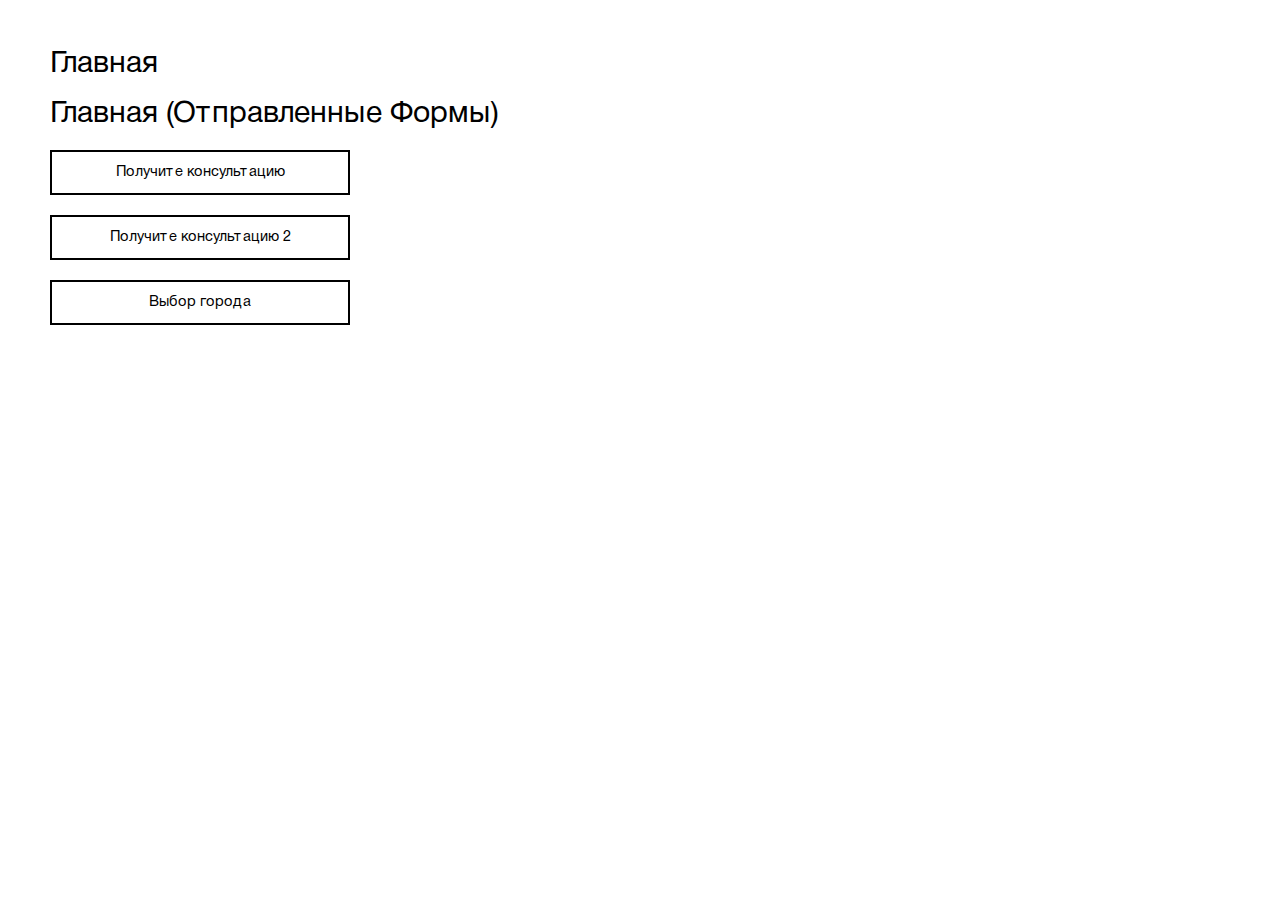
<file: nav.html>
<!DOCTYPE html>
<html lang="ru">

<head>
    <meta charset="UTF-8">
    <meta name="viewport" content="width=device-width, initial-scale=1.0">
    <meta name="description" content="">
    <meta name="keywords" content="">
    <link rel="stylesheet" href="css/libs.min.css">
    <link rel="stylesheet" href="css/style.min.css">
    <script src="https://api-maps.yandex.ru/2.1/?lang=ru_RU&amp;apikey=9133eb49-3a97-4b2d-90be-6b80a97a5036" type="text/javascript"></script>
    <title>Главная</title>
</head>



<style>
    .wrapper a {
        font-size: 30px;
        text-transform: capitalize;
    }

    .wrapper button {
        margin-bottom: 25px;
        width: 300px;
        height: 45px;
    }
</style>

<body class="m-page">

    <div class="wrapper" style="padding: 50px;">
        <a href="index.html" style="display: block; margin-bottom: 20px;">
            Главная
        </a>
        <a href="index2.html" style="display: block; margin-bottom: 20px;">
            Главная (отправленные формы)
        </a>




        <button data-modal="feedbackModal" style="border: 2px solid #000;margin-bottom: 20px;">
            Получите консультацию
        </button>
        <button data-modal="feedbackModal2" style="border: 2px solid #000;margin-bottom: 20px;">
            Получите консультацию 2
        </button>
        <button data-modal="cityModal" style="border: 2px solid #000;margin-bottom: 20px;">
            Выбор города
        </button>

    </div>








    <!--  -->

    <div class="modal feedback-modal" id="feedbackModal">
        <div class="modal__bg _close-modal"></div>
        <div class="modal__dialog">
            <button class="close-btn _close-modal">
                <svg width="24" height="24" viewBox="0 0 24 24" fill="none" xmlns="http://www.w3.org/2000/svg">
                    <path d="M13.4099 12.0002L17.7099 7.71019C17.8982 7.52188 18.004 7.26649 18.004 7.00019C18.004 6.73388 17.8982 6.47849 17.7099 6.29019C17.5216 6.10188 17.2662 5.99609 16.9999 5.99609C16.7336 5.99609 16.4782 6.10188 16.2899 6.29019L11.9999 10.5902L7.70994 6.29019C7.52164 6.10188 7.26624 5.99609 6.99994 5.99609C6.73364 5.99609 6.47824 6.10188 6.28994 6.29019C6.10164 6.47849 5.99585 6.73388 5.99585 7.00019C5.99585 7.26649 6.10164 7.52188 6.28994 7.71019L10.5899 12.0002L6.28994 16.2902C6.19621 16.3831 6.12182 16.4937 6.07105 16.6156C6.02028 16.7375 5.99414 16.8682 5.99414 17.0002C5.99414 17.1322 6.02028 17.2629 6.07105 17.3848C6.12182 17.5066 6.19621 17.6172 6.28994 17.7102C6.3829 17.8039 6.4935 17.8783 6.61536 17.9291C6.73722 17.9798 6.86793 18.006 6.99994 18.006C7.13195 18.006 7.26266 17.9798 7.38452 17.9291C7.50638 17.8783 7.61698 17.8039 7.70994 17.7102L11.9999 13.4102L16.2899 17.7102C16.3829 17.8039 16.4935 17.8783 16.6154 17.9291C16.7372 17.9798 16.8679 18.006 16.9999 18.006C17.132 18.006 17.2627 17.9798 17.3845 17.9291C17.5064 17.8783 17.617 17.8039 17.7099 17.7102C17.8037 17.6172 17.8781 17.5066 17.9288 17.3848C17.9796 17.2629 18.0057 17.1322 18.0057 17.0002C18.0057 16.8682 17.9796 16.7375 17.9288 16.6156C17.8781 16.4937 17.8037 16.3831 17.7099 16.2902L13.4099 12.0002Z" fill="#ED1F26" />
                </svg>
            </button>
            <form action="" class="feedback-form ">
                <div class="text30 text22-tablet bold-text">
                    Получите консультацию <br>
        о мат. капитале сейчас!
                </div>
                <div class="feedback-form__fields">
                    <div class="fg">
                        <input type="text" placeholder="Ваше имя">
                    </div>
                    <div class="fg">
                        <input type="tel" placeholder="Номер телефона">
                    </div>
                    <div class="fg">
                        <select>
                            <!--                            <option selected disabled hidden>Выберите город</option>-->
                            <option selected>Ангарск</option>
                            <option>Братск</option>
                            <option>Вихоревка</option>
                            <option>Железногорск-Илимский</option>
                            <option>Залари</option>
                            <option>Нижнеудинск</option>
                            <option>Саянск</option>
                            <option>Свирск</option>
                            <option>Слюдянка</option>
                            <option>Тайшет</option>
                            <option>Тулун</option>
                            <option>Улан-Удэ</option>
                            <option>Усолье-Сибирское</option>
                            <option>Усть-Илимск</option>
                            <option>Усть-Ордынский</option>
                            <option>Черемхово</option>
                            <option>Шелехов</option>
                            <option>Хомутово</option>
                            <option>Качуг</option>
                        </select>
                    </div>
                </div>
                <div class="m-check _small">
                    <input type="checkbox">
                    <label><span>Нажимая на кнопку «Отправить заявку», я соглашаюсь на обработку персональных данных и согласен с Политикой конфиденциальности и Лицензией</span></label>
                </div>
                <button type="submit" class="calc-form__btn m-btn m-btn-green">
                    <span>Отправить заявку</span>
                </button>

                <div class="success-form">
                    <img src="img/check3.svg" alt="" class="success-form__check">
                    <div class="success-form__text">
                        <div class="text30 text22-tablet">Спасибо, ваша заявка получена, мы позвоним вам в рабочее время.</div>
                        <div class="text30 text22-tablet">Мы работаем с <span>9:00 до 19:00</span></div>
                    </div>
                    <div class="socials">
                        <div class="socials__title">
                            А пока можете посмотреть
                            наши соц. сети
                        </div>
                        <div class="socials__items">
                            <a href="" class="socials__item">
                                <svg width="36" height="37" viewBox="0 0 36 37" fill="none" xmlns="http://www.w3.org/2000/svg">
                                    <rect y="0.5" width="36" height="36" rx="18" fill="#158F44"></rect>
                                    <path fill-rule="evenodd" clip-rule="evenodd" d="M17.7747 24.4497H19.0299C19.0299 24.4497 19.4089 24.4078 19.6028 24.199C19.7809 24.007 19.7752 23.6467 19.7752 23.6467C19.7752 23.6467 19.7507 21.9597 20.5322 21.7113C21.303 21.4664 22.2925 23.3417 23.3412 24.0628C24.1343 24.6083 24.737 24.4889 24.737 24.4889L27.5414 24.4497C27.5414 24.4497 29.0084 24.359 28.3128 23.2037C28.2559 23.1093 27.9076 22.3491 26.2275 20.7871C24.4689 19.1523 24.7047 19.4168 26.8229 16.5889C28.1129 14.8667 28.6286 13.8154 28.4674 13.3651C28.3139 12.9361 27.365 13.0494 27.365 13.0494L24.2074 13.069C24.2074 13.069 23.9732 13.0371 23.7997 13.1411C23.63 13.2428 23.521 13.4804 23.521 13.4804C23.521 13.4804 23.0211 14.8129 22.3548 15.9464C20.9488 18.3378 20.3865 18.4644 20.1566 18.3157C19.6219 17.9695 19.7555 16.9255 19.7555 16.1835C19.7555 13.8659 20.1065 12.8996 19.0721 12.6495C18.7289 12.5665 18.4761 12.5116 17.5983 12.5027C16.4715 12.4912 15.5181 12.5061 14.9781 12.7711C14.6189 12.9473 14.3417 13.3399 14.5106 13.3624C14.7194 13.3903 15.1919 13.4902 15.4425 13.8317C15.7661 14.2728 15.7548 15.2629 15.7548 15.2629C15.7548 15.2629 15.9408 17.9911 15.3206 18.3299C14.895 18.5623 14.3111 18.0878 13.0576 15.9182C12.4154 14.8069 11.9304 13.5783 11.9304 13.5783C11.9304 13.5783 11.837 13.3487 11.6702 13.2259C11.4678 13.077 11.1851 13.0298 11.1851 13.0298L8.18447 13.0494C8.18447 13.0494 7.73412 13.062 7.56863 13.2582C7.4214 13.4329 7.55687 13.7937 7.55687 13.7937C7.55687 13.7937 9.9059 19.2986 12.566 22.0728C15.0053 24.6166 17.7747 24.4497 17.7747 24.4497Z" fill="white"></path>
                                </svg>
                            </a>
                            <a href="" class="socials__item">
                                <svg width="36" height="37" viewBox="0 0 36 37" fill="none" xmlns="http://www.w3.org/2000/svg">
                                    <rect y="0.5" width="36" height="36" rx="18" fill="#158F44"></rect>
                                    <path d="M18 8C15.5147 8 13.5 10.0147 13.5 12.4999C13.5 14.9852 15.5147 17 18 17C20.4853 17 22.5 14.9852 22.5 12.4999C22.5 10.0147 20.4853 8 18 8ZM18 14.3602C16.9727 14.3602 16.1398 13.5273 16.1398 12.5C16.1398 11.4726 16.9727 10.6398 18 10.6398C19.0273 10.6398 19.8602 11.4726 19.8602 12.5C19.8602 13.5273 19.0273 14.3602 18 14.3602Z" fill="white"></path>
                                    <path d="M19.9714 22.0226C22.1083 21.4874 23.3888 20.2433 23.4566 20.1765C24.0819 19.56 24.1823 18.437 23.6808 17.6681C23.1794 16.8994 22.2661 16.7759 21.6406 17.3923C21.6274 17.4054 20.2616 18.6935 18.0144 18.6954C15.7673 18.6935 14.3726 17.4054 14.3594 17.3923C13.7339 16.7759 12.8206 16.8994 12.3192 17.6681C11.8177 18.437 11.9181 19.56 12.5434 20.1765C12.6121 20.2442 13.9455 21.5208 16.1423 22.0434L13.0807 25.9772C12.5243 26.6866 12.541 27.8161 13.118 28.5002C13.3996 28.8341 13.7626 29 14.1253 29C14.5056 29 14.8854 28.8173 15.1702 28.4542L18.0145 24.7292L21.146 28.4783C21.7134 29.1748 22.6322 29.1736 23.1985 28.4763C23.7649 27.779 23.7642 26.6492 23.1969 25.9529L19.9714 22.0226Z" fill="white"></path>
                                </svg>
                            </a>
                        </div>
                    </div>
                </div>
            </form>



        </div>
    </div>

    <div class="modal feedback-modal" id="feedbackModal2">
        <div class="modal__bg _close-modal"></div>
        <div class="modal__dialog">
            <button class="close-btn _close-modal">
                <svg width="24" height="24" viewBox="0 0 24 24" fill="none" xmlns="http://www.w3.org/2000/svg">
                    <path d="M13.4099 12.0002L17.7099 7.71019C17.8982 7.52188 18.004 7.26649 18.004 7.00019C18.004 6.73388 17.8982 6.47849 17.7099 6.29019C17.5216 6.10188 17.2662 5.99609 16.9999 5.99609C16.7336 5.99609 16.4782 6.10188 16.2899 6.29019L11.9999 10.5902L7.70994 6.29019C7.52164 6.10188 7.26624 5.99609 6.99994 5.99609C6.73364 5.99609 6.47824 6.10188 6.28994 6.29019C6.10164 6.47849 5.99585 6.73388 5.99585 7.00019C5.99585 7.26649 6.10164 7.52188 6.28994 7.71019L10.5899 12.0002L6.28994 16.2902C6.19621 16.3831 6.12182 16.4937 6.07105 16.6156C6.02028 16.7375 5.99414 16.8682 5.99414 17.0002C5.99414 17.1322 6.02028 17.2629 6.07105 17.3848C6.12182 17.5066 6.19621 17.6172 6.28994 17.7102C6.3829 17.8039 6.4935 17.8783 6.61536 17.9291C6.73722 17.9798 6.86793 18.006 6.99994 18.006C7.13195 18.006 7.26266 17.9798 7.38452 17.9291C7.50638 17.8783 7.61698 17.8039 7.70994 17.7102L11.9999 13.4102L16.2899 17.7102C16.3829 17.8039 16.4935 17.8783 16.6154 17.9291C16.7372 17.9798 16.8679 18.006 16.9999 18.006C17.132 18.006 17.2627 17.9798 17.3845 17.9291C17.5064 17.8783 17.617 17.8039 17.7099 17.7102C17.8037 17.6172 17.8781 17.5066 17.9288 17.3848C17.9796 17.2629 18.0057 17.1322 18.0057 17.0002C18.0057 16.8682 17.9796 16.7375 17.9288 16.6156C17.8781 16.4937 17.8037 16.3831 17.7099 16.2902L13.4099 12.0002Z" fill="#ED1F26" />
                </svg>
            </button>
            <form action="" class="feedback-form _success">
                <div class="text30 text22-tablet bold-text">
                    Получите консультацию <br>
        о мат. капитале сейчас!
                </div>
                <div class="feedback-form__fields">
                    <div class="fg">
                        <input type="text" placeholder="Ваше имя">
                    </div>
                    <div class="fg">
                        <input type="tel" placeholder="Номер телефона">
                    </div>
                    <div class="fg">
                        <select>
                            <!--                            <option selected disabled hidden>Выберите город</option>-->
                            <option selected>Ангарск</option>
                            <option>Братск</option>
                            <option>Вихоревка</option>
                            <option>Железногорск-Илимский</option>
                            <option>Залари</option>
                            <option>Нижнеудинск</option>
                            <option>Саянск</option>
                            <option>Свирск</option>
                            <option>Слюдянка</option>
                            <option>Тайшет</option>
                            <option>Тулун</option>
                            <option>Улан-Удэ</option>
                            <option>Усолье-Сибирское</option>
                            <option>Усть-Илимск</option>
                            <option>Усть-Ордынский</option>
                            <option>Черемхово</option>
                            <option>Шелехов</option>
                            <option>Хомутово</option>
                            <option>Качуг</option>
                        </select>
                    </div>
                </div>
                <div class="m-check _small">
                    <input type="checkbox">
                    <label><span>Нажимая на кнопку «Отправить заявку», я соглашаюсь на обработку персональных данных и согласен с Политикой конфиденциальности и Лицензией</span></label>
                </div>
                <button type="submit" class="calc-form__btn m-btn m-btn-green">
                    <span>Отправить заявку</span>
                </button>

                <div class="success-form">
                    <img src="img/check3.svg" alt="" class="success-form__check">
                    <div class="success-form__text">
                        <div class="text30 text22-tablet">Спасибо, ваша заявка получена, мы позвоним вам в рабочее время.</div>
                        <div class="text30 text22-tablet">Мы работаем с <span>9:00 до 19:00</span></div>
                    </div>
                    <div class="socials">
                        <div class="socials__title">
                            А пока можете посмотреть
                            наши соц. сети
                        </div>
                        <div class="socials__items">
                            <a href="" class="socials__item">
                                <svg width="36" height="37" viewBox="0 0 36 37" fill="none" xmlns="http://www.w3.org/2000/svg">
                                    <rect y="0.5" width="36" height="36" rx="18" fill="#158F44"></rect>
                                    <path fill-rule="evenodd" clip-rule="evenodd" d="M17.7747 24.4497H19.0299C19.0299 24.4497 19.4089 24.4078 19.6028 24.199C19.7809 24.007 19.7752 23.6467 19.7752 23.6467C19.7752 23.6467 19.7507 21.9597 20.5322 21.7113C21.303 21.4664 22.2925 23.3417 23.3412 24.0628C24.1343 24.6083 24.737 24.4889 24.737 24.4889L27.5414 24.4497C27.5414 24.4497 29.0084 24.359 28.3128 23.2037C28.2559 23.1093 27.9076 22.3491 26.2275 20.7871C24.4689 19.1523 24.7047 19.4168 26.8229 16.5889C28.1129 14.8667 28.6286 13.8154 28.4674 13.3651C28.3139 12.9361 27.365 13.0494 27.365 13.0494L24.2074 13.069C24.2074 13.069 23.9732 13.0371 23.7997 13.1411C23.63 13.2428 23.521 13.4804 23.521 13.4804C23.521 13.4804 23.0211 14.8129 22.3548 15.9464C20.9488 18.3378 20.3865 18.4644 20.1566 18.3157C19.6219 17.9695 19.7555 16.9255 19.7555 16.1835C19.7555 13.8659 20.1065 12.8996 19.0721 12.6495C18.7289 12.5665 18.4761 12.5116 17.5983 12.5027C16.4715 12.4912 15.5181 12.5061 14.9781 12.7711C14.6189 12.9473 14.3417 13.3399 14.5106 13.3624C14.7194 13.3903 15.1919 13.4902 15.4425 13.8317C15.7661 14.2728 15.7548 15.2629 15.7548 15.2629C15.7548 15.2629 15.9408 17.9911 15.3206 18.3299C14.895 18.5623 14.3111 18.0878 13.0576 15.9182C12.4154 14.8069 11.9304 13.5783 11.9304 13.5783C11.9304 13.5783 11.837 13.3487 11.6702 13.2259C11.4678 13.077 11.1851 13.0298 11.1851 13.0298L8.18447 13.0494C8.18447 13.0494 7.73412 13.062 7.56863 13.2582C7.4214 13.4329 7.55687 13.7937 7.55687 13.7937C7.55687 13.7937 9.9059 19.2986 12.566 22.0728C15.0053 24.6166 17.7747 24.4497 17.7747 24.4497Z" fill="white"></path>
                                </svg>
                            </a>
                            <a href="" class="socials__item">
                                <svg width="36" height="37" viewBox="0 0 36 37" fill="none" xmlns="http://www.w3.org/2000/svg">
                                    <rect y="0.5" width="36" height="36" rx="18" fill="#158F44"></rect>
                                    <path d="M18 8C15.5147 8 13.5 10.0147 13.5 12.4999C13.5 14.9852 15.5147 17 18 17C20.4853 17 22.5 14.9852 22.5 12.4999C22.5 10.0147 20.4853 8 18 8ZM18 14.3602C16.9727 14.3602 16.1398 13.5273 16.1398 12.5C16.1398 11.4726 16.9727 10.6398 18 10.6398C19.0273 10.6398 19.8602 11.4726 19.8602 12.5C19.8602 13.5273 19.0273 14.3602 18 14.3602Z" fill="white"></path>
                                    <path d="M19.9714 22.0226C22.1083 21.4874 23.3888 20.2433 23.4566 20.1765C24.0819 19.56 24.1823 18.437 23.6808 17.6681C23.1794 16.8994 22.2661 16.7759 21.6406 17.3923C21.6274 17.4054 20.2616 18.6935 18.0144 18.6954C15.7673 18.6935 14.3726 17.4054 14.3594 17.3923C13.7339 16.7759 12.8206 16.8994 12.3192 17.6681C11.8177 18.437 11.9181 19.56 12.5434 20.1765C12.6121 20.2442 13.9455 21.5208 16.1423 22.0434L13.0807 25.9772C12.5243 26.6866 12.541 27.8161 13.118 28.5002C13.3996 28.8341 13.7626 29 14.1253 29C14.5056 29 14.8854 28.8173 15.1702 28.4542L18.0145 24.7292L21.146 28.4783C21.7134 29.1748 22.6322 29.1736 23.1985 28.4763C23.7649 27.779 23.7642 26.6492 23.1969 25.9529L19.9714 22.0226Z" fill="white"></path>
                                </svg>
                            </a>
                        </div>
                    </div>
                </div>
            </form>



        </div>
    </div>

    <div class="modal city-modal" id="cityModal">
        <div class="modal__bg _close-modal"></div>
        <div class="modal__dialog">
            <button class="close-btn _close-modal">
                <svg width="24" height="24" viewBox="0 0 24 24" fill="none" xmlns="http://www.w3.org/2000/svg">
                    <path d="M13.4099 12.0002L17.7099 7.71019C17.8982 7.52188 18.004 7.26649 18.004 7.00019C18.004 6.73388 17.8982 6.47849 17.7099 6.29019C17.5216 6.10188 17.2662 5.99609 16.9999 5.99609C16.7336 5.99609 16.4782 6.10188 16.2899 6.29019L11.9999 10.5902L7.70994 6.29019C7.52164 6.10188 7.26624 5.99609 6.99994 5.99609C6.73364 5.99609 6.47824 6.10188 6.28994 6.29019C6.10164 6.47849 5.99585 6.73388 5.99585 7.00019C5.99585 7.26649 6.10164 7.52188 6.28994 7.71019L10.5899 12.0002L6.28994 16.2902C6.19621 16.3831 6.12182 16.4937 6.07105 16.6156C6.02028 16.7375 5.99414 16.8682 5.99414 17.0002C5.99414 17.1322 6.02028 17.2629 6.07105 17.3848C6.12182 17.5066 6.19621 17.6172 6.28994 17.7102C6.3829 17.8039 6.4935 17.8783 6.61536 17.9291C6.73722 17.9798 6.86793 18.006 6.99994 18.006C7.13195 18.006 7.26266 17.9798 7.38452 17.9291C7.50638 17.8783 7.61698 17.8039 7.70994 17.7102L11.9999 13.4102L16.2899 17.7102C16.3829 17.8039 16.4935 17.8783 16.6154 17.9291C16.7372 17.9798 16.8679 18.006 16.9999 18.006C17.132 18.006 17.2627 17.9798 17.3845 17.9291C17.5064 17.8783 17.617 17.8039 17.7099 17.7102C17.8037 17.6172 17.8781 17.5066 17.9288 17.3848C17.9796 17.2629 18.0057 17.1322 18.0057 17.0002C18.0057 16.8682 17.9796 16.7375 17.9288 16.6156C17.8781 16.4937 17.8037 16.3831 17.7099 16.2902L13.4099 12.0002Z" fill="#ED1F26" />
                </svg>
            </button>
            <div class="h2">
                <span>Выбор</span> города
            </div>
            <div class="modal__cities">
                <a href="" class="city-item"><span>Ангарск</span></a>
                <a href="" class="city-item"><span>Братск</span></a>
                <a href="" class="city-item"><span>Вихоревка</span></a>
                <a href="" class="city-item"><span>Железногорск-Илимский</span></a>
                <a href="" class="city-item"><span>Залари</span></a>
                <a href="" class="city-item"><span>Зима</span></a>
                <a href="" class="city-item _active"><span>Иркутск</span></a>
                <a href="" class="city-item"><span>Нижнеудинск</span></a>
                <a href="" class="city-item"><span>Саянск</span></a>
                <a href="" class="city-item"><span>Свирск</span></a>
                <a href="" class="city-item"><span>Слюдянка</span></a>
                <a href="" class="city-item"><span>Тайшет</span></a>
                <a href="" class="city-item"><span>Тулун</span></a>
                <a href="" class="city-item"><span>Улан-Удэ</span></a>
                <a href="" class="city-item"><span>Усолье-Сибирское</span></a>
                <a href="" class="city-item"><span>Усть-Илимск</span></a>
                <a href="" class="city-item"><span>Усть-Ордынский</span></a>
                <a href="" class="city-item"><span>Черемхово</span></a>
                <a href="" class="city-item"><span>Шелехов</span></a>
                <a href="" class="city-item"><span>Хомутово</span></a>
                <a href="" class="city-item"><span>Качуг</span></a>

            </div>
        </div>
    </div>

    <script src="js/libs.min.js"></script>
    <script src="js/main.min.js"></script>

</body>

</html>
</file>
<file: css/libs.min.css>
@font-face{font-family:'swiper-icons';src:url("data:application/font-woff;charset=utf-8;base64, [base64]//wADZ2x5ZgAAAywAAADMAAAD2MHtryVoZWFkAAABbAAAADAAAAA2E2+eoWhoZWEAAAGcAAAAHwAAACQC9gDzaG10eAAAAigAAAAZAAAArgJkABFsb2NhAAAC0AAAAFoAAABaFQAUGG1heHAAAAG8AAAAHwAAACAAcABAbmFtZQAAA/gAAAE5AAACXvFdBwlwb3N0AAAFNAAAAGIAAACE5s74hXjaY2BkYGAAYpf5Hu/j+W2+MnAzMYDAzaX6QjD6/4//Bxj5GA8AuRwMYGkAPywL13jaY2BkYGA88P8Agx4j+/8fQDYfA1AEBWgDAIB2BOoAeNpjYGRgYNBh4GdgYgABEMnIABJzYNADCQAACWgAsQB42mNgYfzCOIGBlYGB0YcxjYGBwR1Kf2WQZGhhYGBiYGVmgAFGBiQQkOaawtDAoMBQxXjg/wEGPcYDDA4wNUA2CCgwsAAAO4EL6gAAeNpj2M0gyAACqxgGNWBkZ2D4/wMA+xkDdgAAAHjaY2BgYGaAYBkGRgYQiAHyGMF8FgYHIM3DwMHABGQrMOgyWDLEM1T9/w8UBfEMgLzE////P/5//f/V/xv+r4eaAAeMbAxwIUYmIMHEgKYAYjUcsDAwsLKxc3BycfPw8jEQA/[base64]/uznmfPFBNODM2K7MTQ45YEAZqGP81AmGGcF3iPqOop0r1SPTaTbVkfUe4HXj97wYE+yNwWYxwWu4v1ugWHgo3S1XdZEVqWM7ET0cfnLGxWfkgR42o2PvWrDMBSFj/IHLaF0zKjRgdiVMwScNRAoWUoH78Y2icB/yIY09An6AH2Bdu/UB+yxopYshQiEvnvu0dURgDt8QeC8PDw7Fpji3fEA4z/PEJ6YOB5hKh4dj3EvXhxPqH/SKUY3rJ7srZ4FZnh1PMAtPhwP6fl2PMJMPDgeQ4rY8YT6Gzao0eAEA409DuggmTnFnOcSCiEiLMgxCiTI6Cq5DZUd3Qmp10vO0LaLTd2cjN4fOumlc7lUYbSQcZFkutRG7g6JKZKy0RmdLY680CDnEJ+UMkpFFe1RN7nxdVpXrC4aTtnaurOnYercZg2YVmLN/d/gczfEimrE/fs/bOuq29Zmn8tloORaXgZgGa78yO9/cnXm2BpaGvq25Dv9S4E9+5SIc9PqupJKhYFSSl47+Qcr1mYNAAAAeNptw0cKwkAAAMDZJA8Q7OUJvkLsPfZ6zFVERPy8qHh2YER+3i/BP83vIBLLySsoKimrqKqpa2hp6+jq6RsYGhmbmJqZSy0sraxtbO3sHRydnEMU4uR6yx7JJXveP7WrDycAAAAAAAH//wACeNpjYGRgYOABYhkgZgJCZgZNBkYGLQZtIJsFLMYAAAw3ALgAeNolizEKgDAQBCchRbC2sFER0YD6qVQiBCv/H9ezGI6Z5XBAw8CBK/m5iQQVauVbXLnOrMZv2oLdKFa8Pjuru2hJzGabmOSLzNMzvutpB3N42mNgZGBg4GKQYzBhYMxJLMlj4GBgAYow/P/PAJJhLM6sSoWKfWCAAwDAjgbRAAB42mNgYGBkAIIbCZo5IPrmUn0hGA0AO8EFTQAA");font-weight:400;font-style:normal}:root{--swiper-theme-color: #007aff}.swiper{margin-left:auto;margin-right:auto;position:relative;overflow:hidden;list-style:none;padding:0;z-index:1}.swiper-vertical>.swiper-wrapper{flex-direction:column}.swiper-wrapper{position:relative;width:100%;height:100%;z-index:1;display:flex;transition-property:transform;box-sizing:content-box}.swiper-android .swiper-slide,.swiper-wrapper{transform:translate3d(0px, 0, 0)}.swiper-pointer-events{touch-action:pan-y}.swiper-pointer-events.swiper-vertical{touch-action:pan-x}.swiper-slide{flex-shrink:0;width:100%;height:100%;position:relative;transition-property:transform}.swiper-slide-invisible-blank{visibility:hidden}.swiper-autoheight,.swiper-autoheight .swiper-slide{height:auto}.swiper-autoheight .swiper-wrapper{align-items:flex-start;transition-property:transform, height}.swiper-backface-hidden .swiper-slide{transform:translateZ(0);-webkit-backface-visibility:hidden;backface-visibility:hidden}.swiper-3d,.swiper-3d.swiper-css-mode .swiper-wrapper{perspective:1200px}.swiper-3d .swiper-wrapper,.swiper-3d .swiper-slide,.swiper-3d .swiper-slide-shadow,.swiper-3d .swiper-slide-shadow-left,.swiper-3d .swiper-slide-shadow-right,.swiper-3d .swiper-slide-shadow-top,.swiper-3d .swiper-slide-shadow-bottom,.swiper-3d .swiper-cube-shadow{transform-style:preserve-3d}.swiper-3d .swiper-slide-shadow,.swiper-3d .swiper-slide-shadow-left,.swiper-3d .swiper-slide-shadow-right,.swiper-3d .swiper-slide-shadow-top,.swiper-3d .swiper-slide-shadow-bottom{position:absolute;left:0;top:0;width:100%;height:100%;pointer-events:none;z-index:10}.swiper-3d .swiper-slide-shadow{background:rgba(0,0,0,0.15)}.swiper-3d .swiper-slide-shadow-left{background-image:linear-gradient(to left, rgba(0,0,0,0.5), rgba(0,0,0,0))}.swiper-3d .swiper-slide-shadow-right{background-image:linear-gradient(to right, rgba(0,0,0,0.5), rgba(0,0,0,0))}.swiper-3d .swiper-slide-shadow-top{background-image:linear-gradient(to top, rgba(0,0,0,0.5), rgba(0,0,0,0))}.swiper-3d .swiper-slide-shadow-bottom{background-image:linear-gradient(to bottom, rgba(0,0,0,0.5), rgba(0,0,0,0))}.swiper-css-mode>.swiper-wrapper{overflow:auto;scrollbar-width:none;-ms-overflow-style:none}.swiper-css-mode>.swiper-wrapper::-webkit-scrollbar{display:none}.swiper-css-mode>.swiper-wrapper>.swiper-slide{scroll-snap-align:start start}.swiper-horizontal.swiper-css-mode>.swiper-wrapper{scroll-snap-type:x mandatory}.swiper-vertical.swiper-css-mode>.swiper-wrapper{scroll-snap-type:y mandatory}.swiper-centered>.swiper-wrapper::before{content:'';flex-shrink:0;order:9999}.swiper-centered.swiper-horizontal>.swiper-wrapper>.swiper-slide:first-child{margin-inline-start:var(--swiper-centered-offset-before)}.swiper-centered.swiper-horizontal>.swiper-wrapper::before{height:100%;min-height:1px;width:var(--swiper-centered-offset-after)}.swiper-centered.swiper-vertical>.swiper-wrapper>.swiper-slide:first-child{margin-block-start:var(--swiper-centered-offset-before)}.swiper-centered.swiper-vertical>.swiper-wrapper::before{width:100%;min-width:1px;height:var(--swiper-centered-offset-after)}.swiper-centered>.swiper-wrapper>.swiper-slide{scroll-snap-align:center center}.swiper-virtual .swiper-slide{-webkit-backface-visibility:hidden;transform:translateZ(0)}.swiper-virtual.swiper-css-mode .swiper-wrapper::after{content:'';position:absolute;left:0;top:0;pointer-events:none}.swiper-virtual.swiper-css-mode.swiper-horizontal .swiper-wrapper::after{height:1px;width:var(--swiper-virtual-size)}.swiper-virtual.swiper-css-mode.swiper-vertical .swiper-wrapper::after{width:1px;height:var(--swiper-virtual-size)}:root{--swiper-navigation-size: 44px}.swiper-button-prev,.swiper-button-next{position:absolute;top:50%;width:calc(var(--swiper-navigation-size) / 44 * 27);height:var(--swiper-navigation-size);margin-top:calc(0px - (var(--swiper-navigation-size) / 2));z-index:10;cursor:pointer;display:flex;align-items:center;justify-content:center;color:var(--swiper-navigation-color, var(--swiper-theme-color))}.swiper-button-prev.swiper-button-disabled,.swiper-button-next.swiper-button-disabled{opacity:0.35;cursor:auto;pointer-events:none}.swiper-button-prev:after,.swiper-button-next:after{font-family:swiper-icons;font-size:var(--swiper-navigation-size);text-transform:none !important;letter-spacing:0;text-transform:none;font-variant:initial;line-height:1}.swiper-button-prev,.swiper-rtl .swiper-button-next{left:10px;right:auto}.swiper-button-prev:after,.swiper-rtl .swiper-button-next:after{content:'prev'}.swiper-button-next,.swiper-rtl .swiper-button-prev{right:10px;left:auto}.swiper-button-next:after,.swiper-rtl .swiper-button-prev:after{content:'next'}.swiper-button-lock{display:none}.swiper-pagination{position:absolute;text-align:center;transition:300ms opacity;transform:translate3d(0, 0, 0);z-index:10}.swiper-pagination.swiper-pagination-hidden{opacity:0}.swiper-pagination-fraction,.swiper-pagination-custom,.swiper-horizontal>.swiper-pagination-bullets,.swiper-pagination-bullets.swiper-pagination-horizontal{bottom:10px;left:0;width:100%}.swiper-pagination-bullets-dynamic{overflow:hidden;font-size:0}.swiper-pagination-bullets-dynamic .swiper-pagination-bullet{transform:scale(0.33);position:relative}.swiper-pagination-bullets-dynamic .swiper-pagination-bullet-active{transform:scale(1)}.swiper-pagination-bullets-dynamic .swiper-pagination-bullet-active-main{transform:scale(1)}.swiper-pagination-bullets-dynamic .swiper-pagination-bullet-active-prev{transform:scale(0.66)}.swiper-pagination-bullets-dynamic .swiper-pagination-bullet-active-prev-prev{transform:scale(0.33)}.swiper-pagination-bullets-dynamic .swiper-pagination-bullet-active-next{transform:scale(0.66)}.swiper-pagination-bullets-dynamic .swiper-pagination-bullet-active-next-next{transform:scale(0.33)}.swiper-pagination-bullet{width:var(--swiper-pagination-bullet-width, var(--swiper-pagination-bullet-size, 8px));height:var(--swiper-pagination-bullet-height, var(--swiper-pagination-bullet-size, 8px));display:inline-block;border-radius:50%;background:var(--swiper-pagination-bullet-inactive-color, #000);opacity:var(--swiper-pagination-bullet-inactive-opacity, 0.2)}button.swiper-pagination-bullet{border:none;margin:0;padding:0;box-shadow:none;-webkit-appearance:none;appearance:none}.swiper-pagination-clickable .swiper-pagination-bullet{cursor:pointer}.swiper-pagination-bullet:only-child{display:none !important}.swiper-pagination-bullet-active{opacity:var(--swiper-pagination-bullet-opacity, 1);background:var(--swiper-pagination-color, var(--swiper-theme-color))}.swiper-vertical>.swiper-pagination-bullets,.swiper-pagination-vertical.swiper-pagination-bullets{right:10px;top:50%;transform:translate3d(0px, -50%, 0)}.swiper-vertical>.swiper-pagination-bullets .swiper-pagination-bullet,.swiper-pagination-vertical.swiper-pagination-bullets .swiper-pagination-bullet{margin:var(--swiper-pagination-bullet-vertical-gap, 6px) 0;display:block}.swiper-vertical>.swiper-pagination-bullets.swiper-pagination-bullets-dynamic,.swiper-pagination-vertical.swiper-pagination-bullets.swiper-pagination-bullets-dynamic{top:50%;transform:translateY(-50%);width:8px}.swiper-vertical>.swiper-pagination-bullets.swiper-pagination-bullets-dynamic .swiper-pagination-bullet,.swiper-pagination-vertical.swiper-pagination-bullets.swiper-pagination-bullets-dynamic .swiper-pagination-bullet{display:inline-block;transition:200ms transform, 200ms top}.swiper-horizontal>.swiper-pagination-bullets .swiper-pagination-bullet,.swiper-pagination-horizontal.swiper-pagination-bullets .swiper-pagination-bullet{margin:0 var(--swiper-pagination-bullet-horizontal-gap, 4px)}.swiper-horizontal>.swiper-pagination-bullets.swiper-pagination-bullets-dynamic,.swiper-pagination-horizontal.swiper-pagination-bullets.swiper-pagination-bullets-dynamic{left:50%;transform:translateX(-50%);white-space:nowrap}.swiper-horizontal>.swiper-pagination-bullets.swiper-pagination-bullets-dynamic .swiper-pagination-bullet,.swiper-pagination-horizontal.swiper-pagination-bullets.swiper-pagination-bullets-dynamic .swiper-pagination-bullet{transition:200ms transform, 200ms left}.swiper-horizontal.swiper-rtl>.swiper-pagination-bullets-dynamic .swiper-pagination-bullet{transition:200ms transform, 200ms right}.swiper-pagination-progressbar{background:rgba(0,0,0,0.25);position:absolute}.swiper-pagination-progressbar .swiper-pagination-progressbar-fill{background:var(--swiper-pagination-color, var(--swiper-theme-color));position:absolute;left:0;top:0;width:100%;height:100%;transform:scale(0);transform-origin:left top}.swiper-rtl .swiper-pagination-progressbar .swiper-pagination-progressbar-fill{transform-origin:right top}.swiper-horizontal>.swiper-pagination-progressbar,.swiper-pagination-progressbar.swiper-pagination-horizontal,.swiper-vertical>.swiper-pagination-progressbar.swiper-pagination-progressbar-opposite,.swiper-pagination-progressbar.swiper-pagination-vertical.swiper-pagination-progressbar-opposite{width:100%;height:4px;left:0;top:0}.swiper-vertical>.swiper-pagination-progressbar,.swiper-pagination-progressbar.swiper-pagination-vertical,.swiper-horizontal>.swiper-pagination-progressbar.swiper-pagination-progressbar-opposite,.swiper-pagination-progressbar.swiper-pagination-horizontal.swiper-pagination-progressbar-opposite{width:4px;height:100%;left:0;top:0}.swiper-pagination-lock{display:none}.swiper-scrollbar{border-radius:10px;position:relative;-ms-touch-action:none;background:rgba(0,0,0,0.1)}.swiper-horizontal>.swiper-scrollbar{position:absolute;left:1%;bottom:3px;z-index:50;height:5px;width:98%}.swiper-vertical>.swiper-scrollbar{position:absolute;right:3px;top:1%;z-index:50;width:5px;height:98%}.swiper-scrollbar-drag{height:100%;width:100%;position:relative;background:rgba(0,0,0,0.5);border-radius:10px;left:0;top:0}.swiper-scrollbar-cursor-drag{cursor:move}.swiper-scrollbar-lock{display:none}.swiper-zoom-container{width:100%;height:100%;display:flex;justify-content:center;align-items:center;text-align:center}.swiper-zoom-container>img,.swiper-zoom-container>svg,.swiper-zoom-container>canvas{max-width:100%;max-height:100%;object-fit:contain}.swiper-slide-zoomed{cursor:move}.swiper-lazy-preloader{width:42px;height:42px;position:absolute;left:50%;top:50%;margin-left:-21px;margin-top:-21px;z-index:10;transform-origin:50%;box-sizing:border-box;border:4px solid var(--swiper-preloader-color, var(--swiper-theme-color));border-radius:50%;border-top-color:transparent}.swiper-slide-visible .swiper-lazy-preloader{animation:swiper-preloader-spin 1s infinite linear}.swiper-lazy-preloader-white{--swiper-preloader-color: #fff}.swiper-lazy-preloader-black{--swiper-preloader-color: #000}@keyframes swiper-preloader-spin{0%{transform:rotate(0deg)}100%{transform:rotate(360deg)}}.swiper .swiper-notification{position:absolute;left:0;top:0;pointer-events:none;opacity:0;z-index:-1000}.swiper-free-mode>.swiper-wrapper{transition-timing-function:ease-out;margin:0 auto}.swiper-grid>.swiper-wrapper{flex-wrap:wrap}.swiper-grid-column>.swiper-wrapper{flex-wrap:wrap;flex-direction:column}.swiper-fade.swiper-free-mode .swiper-slide{transition-timing-function:ease-out}.swiper-fade .swiper-slide{pointer-events:none;transition-property:opacity}.swiper-fade .swiper-slide .swiper-slide{pointer-events:none}.swiper-fade .swiper-slide-active,.swiper-fade .swiper-slide-active .swiper-slide-active{pointer-events:auto}.swiper-cube{overflow:visible}.swiper-cube .swiper-slide{pointer-events:none;-webkit-backface-visibility:hidden;backface-visibility:hidden;z-index:1;visibility:hidden;transform-origin:0 0;width:100%;height:100%}.swiper-cube .swiper-slide .swiper-slide{pointer-events:none}.swiper-cube.swiper-rtl .swiper-slide{transform-origin:100% 0}.swiper-cube .swiper-slide-active,.swiper-cube .swiper-slide-active .swiper-slide-active{pointer-events:auto}.swiper-cube .swiper-slide-active,.swiper-cube .swiper-slide-next,.swiper-cube .swiper-slide-prev,.swiper-cube .swiper-slide-next+.swiper-slide{pointer-events:auto;visibility:visible}.swiper-cube .swiper-slide-shadow-top,.swiper-cube .swiper-slide-shadow-bottom,.swiper-cube .swiper-slide-shadow-left,.swiper-cube .swiper-slide-shadow-right{z-index:0;-webkit-backface-visibility:hidden;backface-visibility:hidden}.swiper-cube .swiper-cube-shadow{position:absolute;left:0;bottom:0px;width:100%;height:100%;opacity:0.6;z-index:0}.swiper-cube .swiper-cube-shadow:before{content:'';background:#000;position:absolute;left:0;top:0;bottom:0;right:0;filter:blur(50px)}.swiper-flip{overflow:visible}.swiper-flip .swiper-slide{pointer-events:none;-webkit-backface-visibility:hidden;backface-visibility:hidden;z-index:1}.swiper-flip .swiper-slide .swiper-slide{pointer-events:none}.swiper-flip .swiper-slide-active,.swiper-flip .swiper-slide-active .swiper-slide-active{pointer-events:auto}.swiper-flip .swiper-slide-shadow-top,.swiper-flip .swiper-slide-shadow-bottom,.swiper-flip .swiper-slide-shadow-left,.swiper-flip .swiper-slide-shadow-right{z-index:0;-webkit-backface-visibility:hidden;backface-visibility:hidden}.swiper-creative .swiper-slide{-webkit-backface-visibility:hidden;backface-visibility:hidden;overflow:hidden;transition-property:transform, opacity, height}.swiper-cards{overflow:visible}.swiper-cards .swiper-slide{transform-origin:center bottom;-webkit-backface-visibility:hidden;backface-visibility:hidden;overflow:hidden}

/*# sourceMappingURL=../sourcemaps/libs.min.css.map */
</file>
<file: css/style.min.css>
@font-face{font-family:HelveticaNeueCyr;src:url(../fonts/HelveticaNeueCyr-Light.ttf) format("ttf"),url(../fonts/HelveticaNeueCyr-Light.eot) format("eot"),url(../fonts/HelveticaNeueCyr-Light.woff) format("woff"),url(../fonts/HelveticaNeueCyr-Light.woff2) format("woff2");font-weight:300;font-style:normal;font-display:swap}@font-face{font-family:HelveticaNeueCyr;src:url(../fonts/HelveticaNeueCyr-Roman.ttf) format("ttf"),url(../fonts/HelveticaNeueCyr-Roman.eot) format("eot"),url(../fonts/HelveticaNeueCyr-Roman.woff) format("woff"),url(../fonts/HelveticaNeueCyr-Roman.woff2) format("woff2");font-weight:400;font-style:normal;font-display:swap}@font-face{font-family:HelveticaNeueCyr;src:url(../fonts/HelveticaNeueCyr-Medium.ttf) format("ttf"),url(../fonts/HelveticaNeueCyr-Medium.eot) format("eot"),url(../fonts/HelveticaNeueCyr-Medium.woff) format("woff"),url(../fonts/HelveticaNeueCyr-Medium.woff2) format("woff2");font-weight:500;font-style:normal;font-display:swap}@font-face{font-family:HelveticaNeueCyr;src:url(../fonts/HelveticaNeueCyr-MediumItalic.ttf) format("ttf"),url(../fonts/HelveticaNeueCyr-MediumItalic.eot) format("eot"),url(../fonts/HelveticaNeueCyr-MediumItalic.woff) format("woff"),url(../fonts/HelveticaNeueCyr-MediumItalic.woff2) format("woff2");font-weight:500;font-style:italic;font-display:swap}@font-face{font-family:HelveticaNeueCyr;src:url(../fonts/HelveticaNeueCyr-Bold.ttf) format("ttf"),url(../fonts/HelveticaNeueCyr-Bold.eot) format("eot"),url(../fonts/HelveticaNeueCyr-Bold.woff) format("woff"),url(../fonts/HelveticaNeueCyr-Bold.woff2) format("woff2");font-weight:700;font-style:normal;font-display:swap}@font-face{font-family:HelveticaNeueCyr;src:url(../fonts/HelveticaNeueCyr-Heavy.ttf) format("ttf"),url(../fonts/HelveticaNeueCyr-Heavy.eot) format("eot"),url(../fonts/HelveticaNeueCyr-Heavy.woff) format("woff"),url(../fonts/HelveticaNeueCyr-Heavy.woff2) format("woff2");font-weight:800;font-style:normal;font-display:swap}@font-face{font-family:HelveticaNeueCyr;src:url(../fonts/HelveticaNeueCyr-Black.ttf) format("ttf"),url(../fonts/HelveticaNeueCyr-Black.eot) format("eot"),url(../fonts/HelveticaNeueCyr-Black.woff) format("woff"),url(../fonts/HelveticaNeueCyr-Black.woff2) format("woff2");font-weight:900;font-style:normal;font-display:swap}*,::after,::before{margin:0;padding:0;-webkit-box-sizing:border-box;box-sizing:border-box;-webkit-font-smoothing:antialiased!important;-webkit-tap-highlight-color:transparent;outline:0!important}h1,h2,h3,h4,h5,h6{font-weight:400}a,body,div,form,h1,h2,h3,h4,h5,li,p,ul{margin:0;padding:0;border:0;text-decoration:none;line-height:1}button,input,textarea{outline:0!important;-webkit-transition:.125s;-o-transition:.125s;transition:.125s;font-family:inherit}input:active,input[type=checkbox]:focus,input[type=file]:focus,input[type=radio]:focus,input[type=text]:focus{outline:0!important}::-webkit-input-placeholder{color:#222}::-moz-placeholder{color:#222}:-moz-placeholder{color:#222}:-ms-input-placeholder{color:#222}input::-webkit-inner-spin-button,input::-webkit-outer-spin-button{-webkit-appearance:none;margin:0}input[type=number]{-moz-appearance:textfield}html{height:100%;scroll-behavior:smooth;width:100%}svg{-ms-flex-negative:0;flex-shrink:0;height:auto}path,rect,svg{-webkit-transition:.125s;-o-transition:.125s;transition:.125s}a{color:inherit;text-decoration:none;-webkit-transition:125ms;-o-transition:125ms;transition:125ms}a:focus,a:hover{text-decoration:none!important}li,ul{margin:0;padding:0;list-style:none}i{line-height:100%}fieldset{min-width:0;padding:0;margin:0;border:0}button{cursor:pointer;border:none;outline:0;-webkit-box-sizing:border-box;box-sizing:border-box;-webkit-transition:125ms;-o-transition:125ms;transition:125ms;background-color:inherit;font-size:1em}.swiper-button-next,.swiper-button-prev{z-index:2}.swiper-button-next::after,.swiper-button-prev::after{display:none}img{-webkit-user-select:none;-moz-user-select:none;-o-user-select:none;-ms-user-select:none;user-select:none;-ms-flex-negative:0;flex-shrink:0}html.fixed-body{overflow-y:hidden}.wrapper{min-height:100vh;display:-webkit-box;display:-ms-flexbox;display:flex;-webkit-box-orient:vertical;-webkit-box-direction:normal;-ms-flex-direction:column;flex-direction:column;-ms-flex-negative:0;flex-shrink:0}.content{-webkit-box-flex:1;-ms-flex-positive:1;flex-grow:1;display:-webkit-box;display:-ms-flexbox;display:flex;-webkit-box-orient:vertical;-webkit-box-direction:normal;-ms-flex-direction:column;flex-direction:column;width:100%}.m-page{width:calc(100vw - (100vw - 100%));overflow-x:hidden;font-family:HelveticaNeueCyr,sans-serif;font-weight:400;color:#000;font-size:calc(1400px * (16 / 1400))}@media screen and (max-width:1400px){.m-page{font-size:calc(100vw * (16 / 1400))}}.m-page.fixed-body,.m-page.fixed-body2{overflow-y:hidden;padding-right:var(--scrollWidth)}.container{max-width:1400px;width:100%;margin:0 auto;padding:0 3.75em}a:hover{color:#158f44}@media screen and (max-width:992px){.m-page{font-size:calc(100vw * (16 / 768))}.container{padding:0 1em}}@media screen and (max-width:576px){.m-page{font-size:calc(100vw * (16 / 360))}}.h1{font-size:3.75em;line-height:100%}.h1,.h2,.h3{font-weight:800}.h1 span,.h2 span,.h3 span{color:#158f44}.h2,.text40{font-size:2.5em;line-height:100%}.h3,.text30{font-size:1.875em}.text24{font-size:1.5em;line-height:100%}.text20{font-size:1.25em;line-height:120%}.text19{font-size:1.1875em;line-height:120%}.text18{font-size:1.125em;line-height:100%}.text17{font-size:1.0625em;line-height:120%}.text16{font-size:1em;line-height:100%}.text15{font-size:.9375em;line-height:120%}.text14{font-size:.875em;line-height:100%}.text13{font-size:.8125em;line-height:120%}.text12{font-size:.75em;line-height:120%}.text11{font-size:.6875em;line-height:120%}.text10{font-size:.625em;line-height:120%}.lh110{line-height:110%}.lh140{line-height:140%}.extra-bold-text{font-weight:800}.bold-text{font-weight:700}.semi-bold-text{font-weight:600}.medium-text{font-weight:500}.regular-text{font-weight:400}.light-text{font-weight:300}.gray-text{color:#d9dbde}.gradient-text{background:-webkit-gradient(linear,left top,right top,from(#1b8f45),to(#a6ce39));background:-o-linear-gradient(left,#1b8f45 0,#a6ce39 100%);background:linear-gradient(90deg,#1b8f45 0,#a6ce39 100%);background-clip:text;-webkit-background-clip:text;-webkit-text-fill-color:transparent}.green-text{color:#158f44}@media screen and (max-width:992px){.h1{font-size:2em}.h2{font-size:1.75em}.h3{font-size:1.25em}.text24-tablet{font-size:1.5em}.text22-tablet{font-size:1.375em}.text20-tablet{font-size:1.25em}.text19-tablet{font-size:1.1875em}.text18-tablet{font-size:1.125em}.text17-tablet{font-size:1.0625em}.text16-tablet{font-size:1em}.text15-tablet{font-size:.9375em}.text14-tablet{font-size:.875em}.text13-tablet{font-size:.8125em}.text12-tablet{font-size:.75em}.text11-tablet{font-size:.6875em}.text10-tablet{font-size:.625em}}.m-btn{display:-webkit-box;display:-ms-flexbox;display:flex;-webkit-box-align:center;-ms-flex-align:center;align-items:center;-webkit-box-pack:center;-ms-flex-pack:center;justify-content:center;-webkit-transition:.225s ease-out;-o-transition:.225s ease-out;transition:.225s ease-out;padding:0 2.125em;height:3.375em;font-weight:500;border-radius:3.125em}.m-btn:focus{-webkit-box-shadow:none;box-shadow:none}.m-btn span{font-size:1.125em;line-height:120%;letter-spacing:-.0225em}.m-btn-green{background-color:#158f44;color:#fff}.m-btn-green:hover{background-color:#0e632f;color:#fff}.m-btn-green:disabled{background-color:#d9dbde;pointer-events:none}.m-btn-green-outline{border:1px solid #158f44;color:#158f44}.m-btn-green-outline:hover{background-color:#158f44;color:#fff}.fg{position:relative;margin:0}.fg select::-ms-expand{display:none}.fg input,.fg select{border:1px solid #d9dbde;padding:0 1.875em;height:3.375em;width:100%;font-size:1em;background-color:#fff;color:#000;border-radius:31.25em}.fg input::-webkit-input-placeholder,.fg select::-webkit-input-placeholder{color:#d9dbde}.fg input::-moz-placeholder,.fg select::-moz-placeholder{color:#d9dbde}.fg input:-ms-input-placeholder,.fg select:-ms-input-placeholder{color:#d9dbde}.fg input::-ms-input-placeholder,.fg select::-ms-input-placeholder{color:#d9dbde}.fg input::placeholder,.fg select::placeholder{color:#d9dbde}.fg input:focus,.fg select:focus{border-color:#000}.fg select{-webkit-appearance:none;-moz-appearance:none;-ms-appearance:none;-o-appearance:none;appearance:none;background-image:url(../img/arrow.svg);background-position:right 1.875em center;background-size:1.5em auto;background-repeat:no-repeat;padding-right:4.5em}.m-check,.m-radio{position:relative}.m-check input,.m-radio input{position:absolute;opacity:0;width:100%;height:100%;left:0;top:0;z-index:2;cursor:pointer}.m-check label,.m-radio label{position:relative;cursor:pointer;display:block;padding-left:2.5em;padding-top:.122em;min-height:1.25em}.m-check label:before,.m-radio label:before{content:'';position:absolute;z-index:1;left:0;top:0;border:2px solid #d9dbde;width:1.25em;height:1.25em;background-size:0 auto;background-repeat:no-repeat;background-position:center;-webkit-transition:none;-o-transition:none;transition:none}.m-check label span,.m-radio label span{font-size:1.125em;line-height:100%;letter-spacing:-.0225em}.m-check label:after,.m-check label:before,.m-radio label:after,.m-radio label:before{pointer-events:none}.m-check label a,.m-radio label a{text-decoration:underline;position:relative;z-index:2}.m-check._error input:not(:checked)~label:before,.m-radio._error input:not(:checked)~label:before{border-color:#ff1515}.m-check._small label,.m-radio._small label{padding-left:1.875em;padding-top:0}.m-check._small span,.m-radio._small span{font-size:.75em;line-height:120%}.m-check input:checked+label::before{background-color:#158f44;border-color:#158f44;background-size:.75em auto}.m-check label:before{background-image:url(../img/check2.svg);border-radius:.3125em}.m-radio input:checked+label::before{border-color:#158f44;background-size:.5em auto}.m-radio label:before{background-image:url(../img/radio.svg);border-radius:50%}.grid2{display:grid;grid-template-columns:repeat(2,calc(50% - .625em));gap:1.25em}.breadcrumbs{margin-top:60px}.breadcrumbs__item{font-size:16px;line-height:110%;position:relative;font-weight:400;display:inline}.breadcrumbs__item:last-child{font-weight:600}.breadcrumbs__item:not(:first-child){margin-left:24px}.breadcrumbs__item:not(:first-child):before{content:'';position:absolute;z-index:1;width:3.51px;height:3.51px;background-color:#158f44;border-radius:1px;-webkit-transform:rotate(-45deg);-ms-transform:rotate(-45deg);transform:rotate(-45deg);top:7px;right:100%;margin-right:10px}.modal{position:fixed;left:0;top:0;width:100%;height:calc(100 * var(--vh));overflow-y:auto;z-index:80;opacity:0;pointer-events:none;padding:1em 0;text-align:center}.modal:after{content:'';display:inline-block;height:100%;vertical-align:middle;margin-right:-4px}.modal__bg{background:rgba(0,0,0,.7);position:fixed;width:100%;height:calc(100 * var(--vh));top:0;left:0;display:none;z-index:2}.modal._active{opacity:1;pointer-events:unset}.modal._active .modal__bg{display:block}.modal__dialog{text-align:left;vertical-align:middle;background:#fff;width:39.0625em;max-width:calc(100% - 2em);position:relative;z-index:3;padding:2.5em;border-radius:1.25em;display:inline-block}.modal .close-btn{position:absolute;top:1.25em;right:1.25em;width:1.5em;background-color:transparent;display:-webkit-box;display:-ms-flexbox;display:flex;-webkit-box-align:center;-ms-flex-align:center;align-items:center;-webkit-box-pack:center;-ms-flex-pack:center;justify-content:center;z-index:3}.modal .close-btn svg{width:100%;height:auto}.modal .close-btn:hover path{fill:#000}.modal .text70{font-size:2.5em}.modal__text{margin-top:2.5em}.modal__cities{margin-top:2.5em;-webkit-column-count:3;-moz-column-count:3;column-count:3;-webkit-column-gap:1em;-moz-column-gap:1em;column-gap:1em}.modal__cities .city-item{display:-webkit-inline-box;display:-ms-inline-flexbox;display:inline-flex;width:100%}.modal__cities .city-item:not(:last-child){margin:0 0 1.25em}.city-modal .modal__dialog{width:52.75em}.feedback-modal .modal__dialog{padding:0}@media screen and (max-width:992px){.modal__text{margin-top:1.875em}.modal__cities{margin-top:1.875em;-webkit-column-count:2;-moz-column-count:2;column-count:2}}.header{padding:1.875em 0;position:relative;z-index:10}.header__top{display:-webkit-box;display:-ms-flexbox;display:flex;-webkit-box-align:center;-ms-flex-align:center;align-items:center;-webkit-box-pack:justify;-ms-flex-pack:justify;justify-content:space-between}.header__logo{width:11.6875em;display:block}.header__logo img{width:100%;display:block}.header__logo ._view2{display:none}.menu{display:-webkit-box;display:-ms-flexbox;display:flex;background-color:#231f20;margin-top:1.25em;color:#fff;border-radius:3.125em}.menu__btn{height:3.25em;-webkit-box-flex:1;-ms-flex-positive:1;flex-grow:1;padding:0 1.5em;border-radius:0 3.125em 3.225em 0}.menu__btn span{-webkit-transform:translateY(5%);-ms-transform:translateY(5%);transform:translateY(5%)}.nav{display:-webkit-box;display:-ms-flexbox;display:flex;-webkit-box-align:center;-ms-flex-align:center;align-items:center;padding:0 1.625em}.nav__link{display:-webkit-box;display:-ms-flexbox;display:flex;-webkit-box-align:center;-ms-flex-align:center;align-items:center}.nav__link:hover{color:#fff}.nav__link:hover span{border-bottom-color:#fff}.nav__link:last-child:after{display:none}.nav__link span{border-top:1px solid transparent;border-bottom:1px solid transparent;-webkit-transition:inherit;-o-transition:inherit;transition:inherit;font-size:1.125em;line-height:144%;letter-spacing:-.0225em;-webkit-transform:translateY(5%);-ms-transform:translateY(5%);transform:translateY(5%)}.nav__link:after{content:'';width:.0625em;height:1.5em;background-color:#939598;margin:0 1.65em;-ms-flex-negative:0;flex-shrink:0;pointer-events:none}.header-contacts,.header-contacts__address,.header-contacts__phone{display:-webkit-box;display:-ms-flexbox;display:flex;-webkit-box-align:center;-ms-flex-align:center;align-items:center}.header-contacts__address-icon,.header-contacts__phone-icon{width:2.75em;height:2.75em;background-color:#158f44;display:-webkit-box;display:-ms-flexbox;display:flex;-webkit-box-align:center;-ms-flex-align:center;align-items:center;-webkit-box-pack:center;-ms-flex-pack:center;justify-content:center;margin-right:1.25em;-ms-flex-negative:0;flex-shrink:0;border-radius:50%}.header-contacts__address-icon img,.header-contacts__phone-icon img{width:1.5em;display:block}.header-contacts__address-icon ._view2,.header-contacts__phone-icon ._view2{display:none}.header-contacts__address-btn,.header-contacts__address-city,.header-contacts__phone-btn,.header-contacts__phone-city{cursor:pointer;font-weight:500;letter-spacing:-.0175em;color:#158f44;border-bottom:1px dashed #158f44}.header-contacts__address-title{color:#939598;margin-right:.31em}.header-contacts__phone{margin-left:3.125em}.header-contacts__phone-content{display:-webkit-box;display:-ms-flexbox;display:flex;-webkit-box-orient:vertical;-webkit-box-direction:normal;-ms-flex-direction:column;flex-direction:column;-webkit-box-align:start;-ms-flex-align:start;align-items:flex-start}.header-contacts__phone-btn{margin-top:.2em}.header-contacts .socials{margin-left:3.125em}.socials{display:-webkit-box;display:-ms-flexbox;display:flex;-webkit-box-align:center;-ms-flex-align:center;align-items:center}.socials__items{display:-webkit-box;display:-ms-flexbox;display:flex;margin-left:.94em}.socials__item{display:block;width:2.25em}.socials__item:not(:last-child){margin:0 .625em 0 0}.socials__item svg{width:100%;height:auto}.socials__item:hover rect{fill:#0e632f}.burger,.menu-contacts,.menu__bg,.menu__close{display:none}@media screen and (max-width:992px) and (min-width:577px){.header__top{font-size:1.5em}.header__top .header-contacts{padding:.5em 0}.header__top .header-contacts .header-contacts__phone{font-size:1.5em;bottom:.5em;right:3em}}@media screen and (max-width:992px){.header{padding:0}.header__top{-ms-flex-wrap:wrap;flex-wrap:wrap;position:relative}.header__mob{padding:.5em 1em;background-color:#158f44;width:calc(100% + 2em);margin-left:-1em;-ms-flex-negative:0;flex-shrink:0;display:-webkit-box;display:-ms-flexbox;display:flex;-webkit-box-align:center;-ms-flex-align:center;align-items:center;-webkit-box-pack:justify;-ms-flex-pack:justify;justify-content:space-between}.header__logo{width:7.3125em}.header__logo ._view1{display:none}.header__logo ._view2{display:block}.header._open .menu{opacity:1;pointer-events:unset}.header._open .menu__bg{display:block}.header-contacts{padding:1.25em 0;width:100%;-webkit-box-ordinal-group:0;-ms-flex-order:-1;order:-1;-webkit-box-pack:justify;-ms-flex-pack:justify;justify-content:space-between}.header-contacts .header-contacts__phone{position:absolute;color:#fff;bottom:1.19em;right:4.56em}.header-contacts .header-contacts__phone-icon{display:none}.header-contacts .header-contacts__phone-tel{font-size:.75em}.header-contacts .header-contacts__phone-btn{font-size:.5em;color:#fff;border-color:#fff}.header-contacts .header-contacts__address-icon{background-color:transparent;width:1em;height:auto;margin-right:.25em}.header-contacts .header-contacts__address-icon ._view1{display:none}.header-contacts .header-contacts__address-icon ._view2{display:block}.header-contacts .header-contacts__address-icon img{width:100%}.header-contacts .header-contacts__address-title{display:none}.header-contacts .header-contacts__address-city{font-size:.625em}.header-contacts .socials__title{display:none}.header-contacts .socials__item{width:1.5em}.header-contacts .socials__item:not(:last-child){margin:0 .25em 0 0}.burger,.menu__close{display:-webkit-box;display:-ms-flexbox;display:flex;-webkit-box-align:center;-ms-flex-align:center;align-items:center;-webkit-box-pack:center;-ms-flex-pack:center;justify-content:center;width:2.25em}.burger img,.menu__close img{width:100%;display:block}.menu{position:fixed;top:0;right:0;z-index:20;height:calc(100 * var(--vh));width:21.5em;margin:0;border-radius:0;-webkit-box-orient:vertical;-webkit-box-direction:normal;-ms-flex-direction:column;flex-direction:column;padding:4.625em 1.5em;overflow-y:auto;overflow-x:hidden;-webkit-transition:.3s;-o-transition:.3s;transition:.3s;opacity:0;pointer-events:none}.menu__btn{-ms-flex-negative:0;flex-shrink:0;-webkit-box-flex:unset;-ms-flex-positive:unset;flex-grow:unset;border-radius:3.125em;margin-top:1.5em}.menu__close{position:fixed;top:1.5em;right:1em}.menu__bg{opacity:.6;position:fixed;top:0;left:0;width:100%;height:calc(100 * var(--vh));background-color:#158f44;z-index:19}.nav{padding:0;-webkit-box-orient:vertical;-webkit-box-direction:normal;-ms-flex-direction:column;flex-direction:column;-webkit-box-align:start;-ms-flex-align:start;align-items:flex-start}.nav__link:not(:last-child){margin:0 0 1.5em}.nav__link:after{display:none}.menu-contacts{display:block;padding-top:4em;margin-top:auto}.menu-contacts .header-contacts__phone{margin:0 0 2em}}.footer{margin-top:-7.125em;padding:6.875em 0 5em;background-color:#000;color:#fff;border-radius:6.25em 6.25em 0 0}.footer__top{display:-webkit-box;display:-ms-flexbox;display:flex;-webkit-box-pack:justify;-ms-flex-pack:justify;justify-content:space-between;-webkit-box-align:start;-ms-flex-align:start;align-items:flex-start}.footer__logo{display:block;width:12.4375em;-ms-flex-negative:0;flex-shrink:0}.footer__logo img{width:100%;display:block}.footer__bottom{margin-top:2.5em;padding-top:2.5em;border-top:1px solid #939598}.footer__text{font-size:.875em;line-height:140%;text-align:center}.footer-nav{width:28em;max-width:100%;display:grid;grid-template-columns:repeat(2,calc(50% - 2em));gap:1.25em 4em}.footer-nav__link{color:#fff;padding:.41em 0;font-weight:500}.footer-nav__link span{font-size:1.125em;letter-spacing:-.0225em}.footer-nav__link._border{border-bottom:1px solid #fff;display:-webkit-inline-box;display:-ms-inline-flexbox;display:inline-flex;margin-right:auto}.footer-nav__link._border:hover{border-color:#158f44}.footer-contacts{width:calc(100% / 3 - 1.25em);display:grid;grid-template-columns:100%;gap:1.25em}.footer-contacts__item{display:-webkit-box;display:-ms-flexbox;display:flex;-webkit-box-align:center;-ms-flex-align:center;align-items:center}.footer-contacts__icon{margin-right:1.25em;width:2.75em;height:2.75em;-ms-flex-negative:0;flex-shrink:0;background-color:#158f44;border-radius:50%;display:-webkit-box;display:-ms-flexbox;display:flex;-webkit-box-align:center;-ms-flex-align:center;align-items:center;-webkit-box-pack:center;-ms-flex-pack:center;justify-content:center}.footer-contacts__icon img{width:1.5em}.footer-contacts__content{display:-webkit-box;display:-ms-flexbox;display:flex;-webkit-box-orient:vertical;-webkit-box-direction:normal;-ms-flex-direction:column;flex-direction:column;-webkit-box-align:start;-ms-flex-align:start;align-items:flex-start}.footer-contacts__btn{margin-top:.31em;font-weight:500;letter-spacing:-.0175em;color:#fff;border-bottom:1px dashed #fff}.footer-contacts__btn:hover{color:#158f44;border-color:#158f44}.footer-contacts .socials__item path{fill:#fff}.footer-contacts .socials__item:hover path{fill:#158f44}@media screen and (max-width:992px){.footer{margin-top:-4em;padding:4em 0;border-radius:2.5em 2.5em 0 0}.footer__top{display:block}.footer__logo{width:9.375em}.footer__bottom{margin-top:2em;padding-top:2em}.footer-nav{margin-top:1.5em}.footer-contacts{width:100%;margin-top:2.5em}}@media screen and (max-width:576px){.modal__cities{-webkit-column-count:1;-moz-column-count:1;column-count:1}.footer__text{font-size:.75em}.footer-nav{grid-template-columns:1fr .7fr;gap:.625em 3em}.footer-nav__link span{font-size:1em}}.main{padding:8.125em 0;position:relative}.main__content{position:relative;z-index:2;max-width:50em}.main__img{pointer-events:none;position:absolute;top:0;left:0;width:100%;height:100%}.main__img img{width:100%;height:100%;-o-object-fit:cover;object-fit:cover;display:block}.main__img ._view2{display:none}.main__desc{margin-top:2.5em}.main__items{margin-top:3.125em;display:grid;grid-template-columns:repeat(2,calc(50% - .9375em));gap:1.875em;max-width:39.375em}.main__item{display:-webkit-box;display:-ms-flexbox;display:flex;-webkit-box-align:center;-ms-flex-align:center;align-items:center}.main__item:before{content:'';-ms-flex-negative:0;flex-shrink:0;background-image:url(../img/check.svg);background-size:100% auto;background-repeat:no-repeat;background-position:center;width:2.125em;height:2.125em;margin-right:.625em}.main__item b{font-weight:800}.main__nav{display:-webkit-box;display:-ms-flexbox;display:flex;margin-top:3.125em}.main__btn{margin-right:1.25em}.calc{padding:6.875em 0 3.4375em}.calc__wrap{margin-top:3.125em;padding:3.125em 6.25em 3.125em 5em;border-radius:3.75em;background-color:#f5f5f5;display:grid;grid-template-columns:5em calc(100% - 10em);gap:5em}.calc-success{padding:5em 4.375em 8.75em;border-radius:3.75em;background-color:#158f44;color:#fff;margin-top:3.125em}.calc-success__text{max-width:66em;display:grid;grid-template-columns:100%;gap:3em}.calc-success__text .h1{font-weight:700}.calc-success .socials{margin-top:3.75em}.calc-success .socials__title{font-size:1.5em;line-height:140%}.calc-success .socials__items{margin-left:1.25em}.calc-success .socials__item{width:3.125em}.calc-success .socials__item:hover rect{fill:#e6e6e6}.calc-progress__item{color:#d9dbde;position:relative;-webkit-transition:.3s;-o-transition:.3s;transition:.3s}.calc-progress__item:not(:last-child){margin-bottom:3.125em}.calc-progress__item:not(:last-child):before{content:'';position:absolute;top:100%;left:50%;-webkit-transform:translateX(-50%);-ms-transform:translateX(-50%);transform:translateX(-50%);width:.1875em;height:1.875em;background-color:rgba(217,219,222,.5);border-radius:12.5em;margin-top:.625em}.calc-progress__item svg{width:100%;opacity:.5}.calc-progress__item._filled{color:#158f44}.calc-progress__item._filled:before{background-color:#158f44}.calc-progress__item._filled ._fill{stroke:#158f44}.calc-progress__item._filled svg{opacity:1}.calc-progress__num{position:absolute;top:50%;left:50%;-webkit-transform:translate(-50%,-50%);-ms-transform:translate(-50%,-50%);transform:translate(-50%,-50%)}.calc-step{display:none;-webkit-box-orient:vertical;-webkit-box-direction:normal;-ms-flex-direction:column;flex-direction:column;height:100%}.calc-step._active{display:-webkit-box;display:-ms-flexbox;display:flex}.calc-step__top{display:grid;grid-template-columns:7.5em calc(100% - 7.5em);gap:.125em 0;margin-bottom:1.875em;max-width:45em}.calc-step__nav{padding-top:3.25em;margin-top:auto;display:grid;grid-template-columns:repeat(2,calc(50% - .625em));gap:.5em 1.25em}@media screen and (min-width:577px){.calc-step__nav .m-btn-green{grid-column:2/3}}.calc-step__desc{padding-left:7.5em;margin-bottom:2em}.calc-step__grid{margin-top:2.875em}.calc-cities__items{display:grid;grid-template-columns:repeat(4,calc(25% - 3em / 4));gap:1.25em 1em;margin-top:1.875em}.calc-cities__item{font-weight:500;border-bottom:1px solid transparent;-webkit-transition:.3s;-o-transition:.3s;transition:.3s;display:inline-block;margin-right:auto}.calc-cities__item:hover{cursor:pointer;color:#158f44;border-color:#158f44}.calc-cities__item span{letter-spacing:-.0225em;font-size:1.125em;line-height:144%}.calc-certificates{display:grid;grid-template-columns:100%;gap:1.25em}.calc-form,.calc-info{display:-webkit-box;display:-ms-flexbox;display:flex;-webkit-box-orient:vertical;-webkit-box-direction:normal;-ms-flex-direction:column;flex-direction:column}.calc-form__btn,.calc-info__btn{margin-top:auto}.calc-form__fields{margin-top:1.875em;display:grid;grid-template-columns:100%;gap:.875em}.calc-form .m-check{margin:1.875em 0}.calc-form .m-check label{padding-left:1.875em}.calc-info__grid{margin-bottom:2em}.info-card{padding:1.875em 1.5em 1.5em;border-radius:1.25em;background-color:#fff}.info-card__icon{height:2.125em}.info-card__text{margin-top:1em;display:grid;grid-template-columns:100%;gap:1em}@media screen and (max-width:992px){.main{padding:2.25em 0 0}.main__img{position:relative;height:auto;top:unset}.main__img img{height:auto}.main__img ._view1{display:none}.main__img ._view2{display:block}.main__img:before{content:'';position:absolute;top:0;left:0;width:100%;height:35%;-webkit-transform:translateY(-50%);-ms-transform:translateY(-50%);transform:translateY(-50%);background-image:url(../img/ellipse.svg);background-size:100% auto;background-repeat:no-repeat;background-position:center}.main__desc{margin-top:1em}.main .text60{max-width:70%}.main__items,.main__nav{margin-top:1.5em}.calc{padding:4em 0 2em}.calc__wrap{margin-top:2em;padding:1.25em 1em 2em;border-radius:2.5em;grid-template-columns:5em calc(100% - 7em);gap:2em}.calc-success{padding:5em 1em 16em;border-radius:2.5em;margin-top:2em}.calc-success__text{gap:2em}.calc-success__text .h1{font-size:2.125em}.calc-success .socials{margin-top:4em;display:block}.calc-success .socials__title{font-size:1.25em}.calc-success .socials__items{margin:1.5em 0 0}.calc-step__top{margin-bottom:2em;grid-template-columns:4.5em calc(100% - 4.5em)}.calc-step__desc{margin:-1.5em 0 2em;padding-left:4.5em}.calc-step__grid{margin-top:0;grid-template-columns:100%}.calc-cities__items{grid-template-columns:repeat(3,calc(100% / 3 - 1em / 3));gap:.5em;margin-top:2em}.calc-cities__item span{font-size:.875em;line-height:186%}.calc-form__fields{margin-top:1em;gap:.5em}.calc-form .m-check{margin-top:1em}.info-card{padding:1.5em 1em;border-radius:1.25em;background-color:#fff}.info-card__text{margin-top:1.5em}}@media screen and (max-width:576px){.main .text60{max-width:100%}.main__items{grid-template-columns:100%;gap:.625em}.main__item:before{margin-right:.625em;width:1.5em;height:1.5em}.main__item .text24{font-size:1em}.main__item br{display:none}.main__nav{display:grid;grid-template-columns:100%;gap:.5em}.main__btn{margin:0}.calc__wrap{overflow:hidden;grid-template-columns:100%}.calc-progress{display:-webkit-box;display:-ms-flexbox;display:flex}.calc-progress__item{width:3.5em;-ms-flex-negative:0;flex-shrink:0}.calc-progress__item:not(:last-child){margin:0 1.5em 0 0}.calc-progress__item:not(:last-child):before{top:50%;left:100%;-webkit-transform:translateY(-50%);-ms-transform:translateY(-50%);transform:translateY(-50%);width:.625em;height:.1875em;margin:0 0 0 .4375em}.calc-progress__num{font-size:.875em}.calc-step__nav,.calc-step__top{grid-template-columns:100%}.calc-step__desc{padding-left:0}.calc-cities__items{grid-template-columns:1fr .6fr}.calc-info__grid{display:-webkit-box;display:-ms-flexbox;display:flex;gap:unset;width:calc(100% + 2em);padding:0 1em;margin-left:-1em;overflow-x:auto}.calc-info__grid::-webkit-scrollbar{width:0;height:0}.info-card{-ms-flex-negative:0;flex-shrink:0;width:17em}.info-card:not(:last-child){margin:0 .5em 0 0}.info-card__text{gap:.75em}.info-card__title{font-size:1em}.info-card__desc{font-size:.75em}}.credit{padding:3.4375em 0 6.875em}.credit__top{max-width:52em}.credit-card{padding:3.125em 1.75em 2.5em;border-radius:1.25em;background-color:#f5f5f5}.credit-card__icon{height:3.125em;display:block;margin-bottom:1.875em}.credit-card__content{margin-top:1.875em}.credit-card__text{font-size:1.25em;line-height:140%}.credit-card__text:not(:first-child){margin-top:.5em}.credit-card__text button{display:inline-block;-webkit-text-decoration-line:underline;text-decoration-line:underline;color:#158f44}.credit-card__text button:hover{-webkit-text-decoration-color:transparent;text-decoration-color:transparent}.credit-card__num{font-size:1.625em;font-weight:700;line-height:140%;color:#158f44}.credit__grid,.stat__grid{margin-top:3.125em;display:grid;grid-template-columns:repeat(3,calc(100% / 3 - 1.25em));gap:1.875em}.about{padding:6.875em 0;background-color:#158f44;color:#fff;border-radius:6.25em}.about__grid{display:grid;grid-template-columns:calc(100% - 32.25em - 1.875em) 32.25em;gap:1.875em;margin-top:3.125em}.about__items{display:grid;grid-template-columns:100%;gap:1.125em}.about-item{padding:1.5em 3.25em 1.5em 5.25em;border-radius:1.25em;background:#0b853a;display:grid;grid-template-columns:100%;gap:.75em;position:relative}.about-item:before{content:'';position:absolute;top:1.5em;left:1.25em;width:2.75em;height:2.75em;background-image:url(../img/about-icon.svg);background-size:100% auto;background-repeat:no-repeat;background-position:center}.about-item__desc{line-height:140%}.feedback-form{padding:2.5em 1.875em;background-color:#fff;border-radius:1.25em;color:#000;position:relative;display:grid;grid-template-columns:100%;gap:1.875em}.feedback-form__fields{display:grid;grid-template-columns:100%;gap:.875em}.feedback-form._success .success-form{opacity:1;pointer-events:unset}.stat{margin-top:6.875em}.stat__top{max-width:64em}.stat-card{padding:2.875em 1.875em 3.125em;border-radius:1.25em;background:#fff;color:#000}.stat-card__desc{margin-top:1.25em}.stat-card .text30{line-height:110%}.success-form{position:absolute;top:0;left:0;min-height:100%;width:100%;border-radius:inherit;background-color:#fff;z-index:2;padding:inherit;opacity:0;pointer-events:none}.success-form__check{width:6.25em;display:block}.success-form__text{margin-top:2.5em;font-weight:700;display:grid;grid-template-columns:100%;gap:1.75em}.success-form__text .text30{line-height:110%}.success-form__text span{color:#158f44}.success-form .socials{margin-top:3.75em;-webkit-box-pack:justify;-ms-flex-pack:justify;justify-content:space-between}.success-form .socials__title{font-size:1.125em;line-height:110%;max-width:15em}.success-form .socials__item{width:3.125em}@media screen and (max-width:992px){.credit{padding:2em 0 4em}.credit__top{max-width:33em}.credit__grid{margin-top:2em;grid-template-columns:repeat(2,calc(50% - .25em));gap:.5em}.credit-card{padding:2em 1.5em}.credit-card__text{font-size:1em}.credit-card__num{font-size:1.25em}.about{padding:4em 0;border-radius:2.5em}.about__grid{grid-template-columns:100%;gap:1.5em;margin-top:2em}.about__items{gap:.5em}.about .feedback-form{padding:1.5em}.about-item{padding:1.5em 1em 1.5em 5em;gap:.5em}.about-item:before{top:1.5em;left:1em}.about-item__title{font-size:1.25em;line-height:110%}.stat{margin-top:4em}.stat__grid{margin-top:2em;grid-template-columns:repeat(3,calc(100% / 3 - 1em / 3));gap:.5em}.stat-card{padding:1.5em}.stat-card__title{font-size:3em}.stat-card__desc{margin-top:.25em}.stat-card .text30{font-size:1.125em}.success-form__text{margin-top:1.75em;gap:1.5em}.success-form__text span{display:block}.success-form .socials__title{font-size:1em}}@media screen and (max-width:576px){.credit__grid,.stat__grid{grid-template-columns:100%}.success-form .socials__title{max-width:8em}}.how-get{padding:6.875em 0}.how-get__top{max-width:50em}.how-get__grid{margin-top:3.125em;display:grid;grid-template-columns:repeat(6,calc(100% / 6 - 1.875em * 5 / 6));gap:1.875em}.how-card{padding:2.75em 1.875em 2.125em;border-radius:1.25rem;background-color:#f5f5f5;grid-column:span 2}.how-card._big{grid-column:span 3}.how-card__num{display:inline-block}.how-card__text{margin-top:1.25em;display:grid;grid-template-columns:100%;gap:1em}.how-card__desc{line-height:140%}.how-card__desc a{text-decoration:underline}.reviews{padding:6.875em 0;background-color:#f5f5f5}.reviews-slider{margin-top:3.25em;position:relative}.reviews-slider__wrap{overflow:hidden}.reviews-slider .swiper-container{width:calc(100% + 1.875em)}.reviews-slider .swiper-wrapper{-webkit-box-align:stretch;-ms-flex-align:stretch;align-items:stretch}.reviews-slider .swiper-slide{width:calc(100% / 3);height:auto;padding-right:1.875em}.reviews-slider .swiper-nav{display:-webkit-box;display:-ms-flexbox;display:flex;-webkit-box-align:center;-ms-flex-align:center;align-items:center;position:absolute;bottom:100%;right:0;margin-bottom:3.125em}.reviews-slider .swiper-button{margin:0;position:static}.reviews-slider .swiper-button-next{margin-left:1.25em}.swiper-button{-ms-flex-negative:0;flex-shrink:0;width:2.875em;height:2.875em;border-radius:50%;display:-webkit-box;display:-ms-flexbox;display:flex;-webkit-box-align:center;-ms-flex-align:center;align-items:center;-webkit-box-pack:center;-ms-flex-pack:center;justify-content:center;border:2px solid #d9dbde;position:relative}.swiper-button svg{width:1.625em;height:auto}.swiper-button:hover{border-color:#000}.swiper-button:hover path{fill:#158f44}.review-card{border-radius:1.25em;display:-webkit-box;display:-ms-flexbox;display:flex;-webkit-box-orient:vertical;-webkit-box-direction:normal;-ms-flex-direction:column;flex-direction:column;height:100%;padding:2.5em 1.875em;background-color:#fff}.review-card__top{display:-webkit-box;display:-ms-flexbox;display:flex;-webkit-box-align:center;-ms-flex-align:center;align-items:center}.review-card__num{-ms-flex-negative:0;flex-shrink:0;display:-webkit-box;display:-ms-flexbox;display:flex;-webkit-box-align:center;-ms-flex-align:center;align-items:center;-webkit-box-pack:center;-ms-flex-pack:center;justify-content:center;width:3.75em;height:3.75em;border-radius:50%;background-color:#158f44;color:#fff;font-weight:700;margin-right:.625em}.review-card__num span{font-size:1.25em;-webkit-transform:translateY(5%);-ms-transform:translateY(5%);transform:translateY(5%)}.review-card__text{margin:1.25em 0}.review-card__text .text16{overflow:hidden;display:-webkit-box;-webkit-line-clamp:9;-webkit-box-orient:vertical}.review-card__site{border-top:1px solid #d9dbde;margin-top:auto;padding-top:1.25em;display:-webkit-box;display:-ms-flexbox;display:flex;-webkit-box-align:center;-ms-flex-align:center;align-items:center;-webkit-box-pack:justify;-ms-flex-pack:justify;justify-content:space-between}.review-card__site-img{height:1.875em;display:block}.review-card__site-img img{max-height:100%;max-width:100%}.faq{padding:6.875em 0}.faq__items{margin-top:2.5em}.qa-card{padding:.625em 0;border-bottom:1px solid #d9dbde}.qa-card._active .qa-card__show{color:#158f44}.qa-card._active .qa-card__btn ._view1{opacity:0}.qa-card._active .qa-card__btn ._view2{opacity:1}.qa-card__show{cursor:pointer;padding:.625em 0;display:-webkit-box;display:-ms-flexbox;display:flex;-webkit-box-align:center;-ms-flex-align:center;align-items:center;-webkit-box-pack:justify;-ms-flex-pack:justify;justify-content:space-between}.qa-card__btn{margin-left:.5em;-ms-flex-negative:0;flex-shrink:0;width:2.875em;height:2.875em;display:-webkit-box;display:-ms-flexbox;display:flex;-webkit-box-align:center;-ms-flex-align:center;align-items:center;-webkit-box-pack:center;-ms-flex-pack:center;justify-content:center;border:2px solid #d9dbde;position:relative;border-radius:50%}.qa-card__btn svg{position:absolute;top:50%;left:50%;-webkit-transform:translate(-50%,-50%);-ms-transform:translate(-50%,-50%);transform:translate(-50%,-50%);width:1.625em;height:auto}.qa-card__btn ._view2{opacity:0}.qa-card__btn:hover{border-color:#000}.qa-card__btn:hover path{fill:#158f44}.qa-card__hidden{padding-top:.625em;display:none}.qa-card__text{font-size:1em;line-height:140%;font-weight:300}@media screen and (max-width:992px){.how-get{padding:4em 0}.how-get__grid{margin-top:2em;grid-template-columns:repeat(2,calc(50% - .25em));gap:.5em}.how-get__top{max-width:40em}.how-card{padding:1.25em 1.5em;grid-column:unset}.how-card._big{grid-column:unset}.how-card._big2{grid-column:1/-1}.how-card__num{font-size:3em}.how-card__text{margin-top:.875em;gap:.5em}.reviews{padding:4em 0}.reviews-slider{margin-top:2em}.reviews-slider .swiper-container{width:calc(100% + 1em)}.reviews-slider .swiper-slide{width:50%;padding-right:1em}.reviews-slider .swiper-nav{position:static;-webkit-box-pack:end;-ms-flex-pack:end;justify-content:flex-end;margin:1.875em 0 0}.review-card{padding:1.875em 1.25em}.faq{padding:4em 0}.faq__items{margin-top:1.5em}.qa-card__text{font-size:.875em}}@media screen and (max-width:576px){.how-get__grid{grid-template-columns:100%}.reviews-slider .swiper-slide{width:100%}}.contacts{padding:6.875em 0 14.75em;background-color:#f5f5f5}.contacts__inner{display:grid;grid-template-columns:45.875em calc(100% - 47.75em);gap:1.875em;margin-top:3.125em}.contacts__places{max-height:27.5em;width:calc(100% + .5em);padding-right:.5em;margin-top:1.25em;overflow-y:auto;display:grid;grid-template-columns:100%;gap:.3125em}.contacts__places::-webkit-scrollbar{width:.375em;height:.375em}.contacts__places::-webkit-scrollbar-track{background:#d9dbde;border-radius:0}.contacts__places::-webkit-scrollbar-thumb{background:#158f44}.map{height:37.5em;width:100%}.city-select{margin-top:1.25em;position:relative;z-index:2}.city-select._open .city-select__dropdown{opacity:1;pointer-events:unset}.city-select__show{cursor:pointer;position:relative;z-index:3;padding:0 1.875em;display:-webkit-box;display:-ms-flexbox;display:flex;-webkit-box-align:center;-ms-flex-align:center;align-items:center;background-color:#fff;height:5.25em}.city-select__icon{width:2.75em;height:2.75em;background-color:#158f44;border-radius:50%;display:-webkit-box;display:-ms-flexbox;display:flex;-webkit-box-align:center;-ms-flex-align:center;align-items:center;-webkit-box-pack:center;-ms-flex-pack:center;justify-content:center;margin-right:1.25em;-ms-flex-negative:0;flex-shrink:0}.city-select__icon img{width:1.5em;display:block}.city-select__info{display:-webkit-box;display:-ms-flexbox;display:flex;-webkit-box-align:center;-ms-flex-align:center;align-items:center}.city-select__name{font-weight:500;letter-spacing:-.0175em;color:#158f44;border-bottom:1px dashed #158f44}.city-select__title{color:#939598;margin-right:.31em}.city-select__arrow{margin-left:auto;width:1.5em}.city-select__dropdown{position:absolute;top:0;left:0;width:100%;padding:5.25em 1.875em 1.875em;-webkit-box-shadow:0 .6875em 1.5625em 0 rgba(0,0,0,.05);box-shadow:0 .6875em 1.5625em 0 rgba(0,0,0,.05);background-color:#fff;-webkit-transition:.3s;-o-transition:.3s;transition:.3s;opacity:0;pointer-events:none}.city-select__variants{display:-webkit-box;display:-ms-flexbox;display:flex;-webkit-box-orient:vertical;-webkit-box-direction:normal;-ms-flex-direction:column;flex-direction:column;-webkit-box-align:start;-ms-flex-align:start;align-items:flex-start;padding:1.25em 4em;background-color:#f5f5f5;max-height:18.5em;overflow-y:auto}.city-select__variants::-webkit-scrollbar{width:.375em;height:.375em}.city-select__variants::-webkit-scrollbar-track{background:#d9dbde;border-radius:0}.city-select__variants::-webkit-scrollbar-thumb{background:#158f44}.city-select .city-item:not(:last-child){margin:0 0 1.25em}.city-item{font-weight:500}.city-item span{font-size:1.125em;line-height:144%;letter-spacing:-.0225em}.city-item._active{color:#158f44}.address-card{padding:1.875em 1.625em;background-color:#fff;display:grid;grid-template-columns:100%;gap:1.25em}.address-card__contacts,.address-card__phone,.address-card__place,.address-card__socials{display:-webkit-box;display:-ms-flexbox;display:flex;-webkit-box-align:center;-ms-flex-align:center;align-items:center}.address-card__phone:after,.address-card__socials:after{content:'';width:.0625em;height:1.25em;-ms-flex-negative:0;flex-shrink:0;margin:0 .75em;background-color:#d9dbde}.address-card__phone:last-child:after,.address-card__socials:last-child:after{display:none}.address-card__phone img,.address-card__place img{width:1.5em;-ms-flex-negative:0;flex-shrink:0;margin-right:.75em}.address-card__social{width:1.5em;-ms-flex-negative:0;flex-shrink:0}.address-card__social:not(:last-child){margin:0 .5em 0 0}.address-card__social img{width:100%;display:block}.what{border-radius:6.25em;background-color:#158f44;color:#fff;padding:6.875em 0}.what__grid{display:grid;grid-template-columns:32.25em calc(100% - 32.25em - 1.875em);gap:1.875em;margin-top:3.125em}.what .about__items{gap:.625em}.what .about-item{padding:1.875em}.what .about-item:before{display:none}.what__img{width:100%;min-height:100%;display:block;-o-object-fit:cover;object-fit:cover;border-radius:1.25em}@media screen and (max-width:992px){.contacts{padding:4em 0 8em}.contacts__inner{margin-top:2em;grid-template-columns:100%}.contacts__map{width:calc(100% + 2em);margin-left:-1em}.contacts__places{width:calc(100% + .375em);padding-right:0}.map{height:22em}.what{border-radius:2.5em;padding:4em 0}.what__grid{grid-template-columns:100%;gap:1.5em;margin-top:2em}.what .about__items{gap:.5em}.what .about-item{padding:1.5em}.what .about-item__title{font-size:1.25em}}@media screen and (max-width:576px){.city-select__info{-webkit-box-orient:vertical;-webkit-box-direction:normal;-ms-flex-direction:column;flex-direction:column;-webkit-box-align:start;-ms-flex-align:start;align-items:flex-start}.city-select__title{margin-bottom:.31em}.city-select__variants{padding-left:1em;padding-right:1em}.address-card{padding:1.875em 1.25em}.address-card__contacts{margin-top:-.5em;-ms-flex-wrap:wrap;flex-wrap:wrap}.address-card__phone,.address-card__socials{margin-top:.75em}.address-card__socials:after{display:none}}
/*# sourceMappingURL=../sourcemaps/style.min.css.map */
</file>
